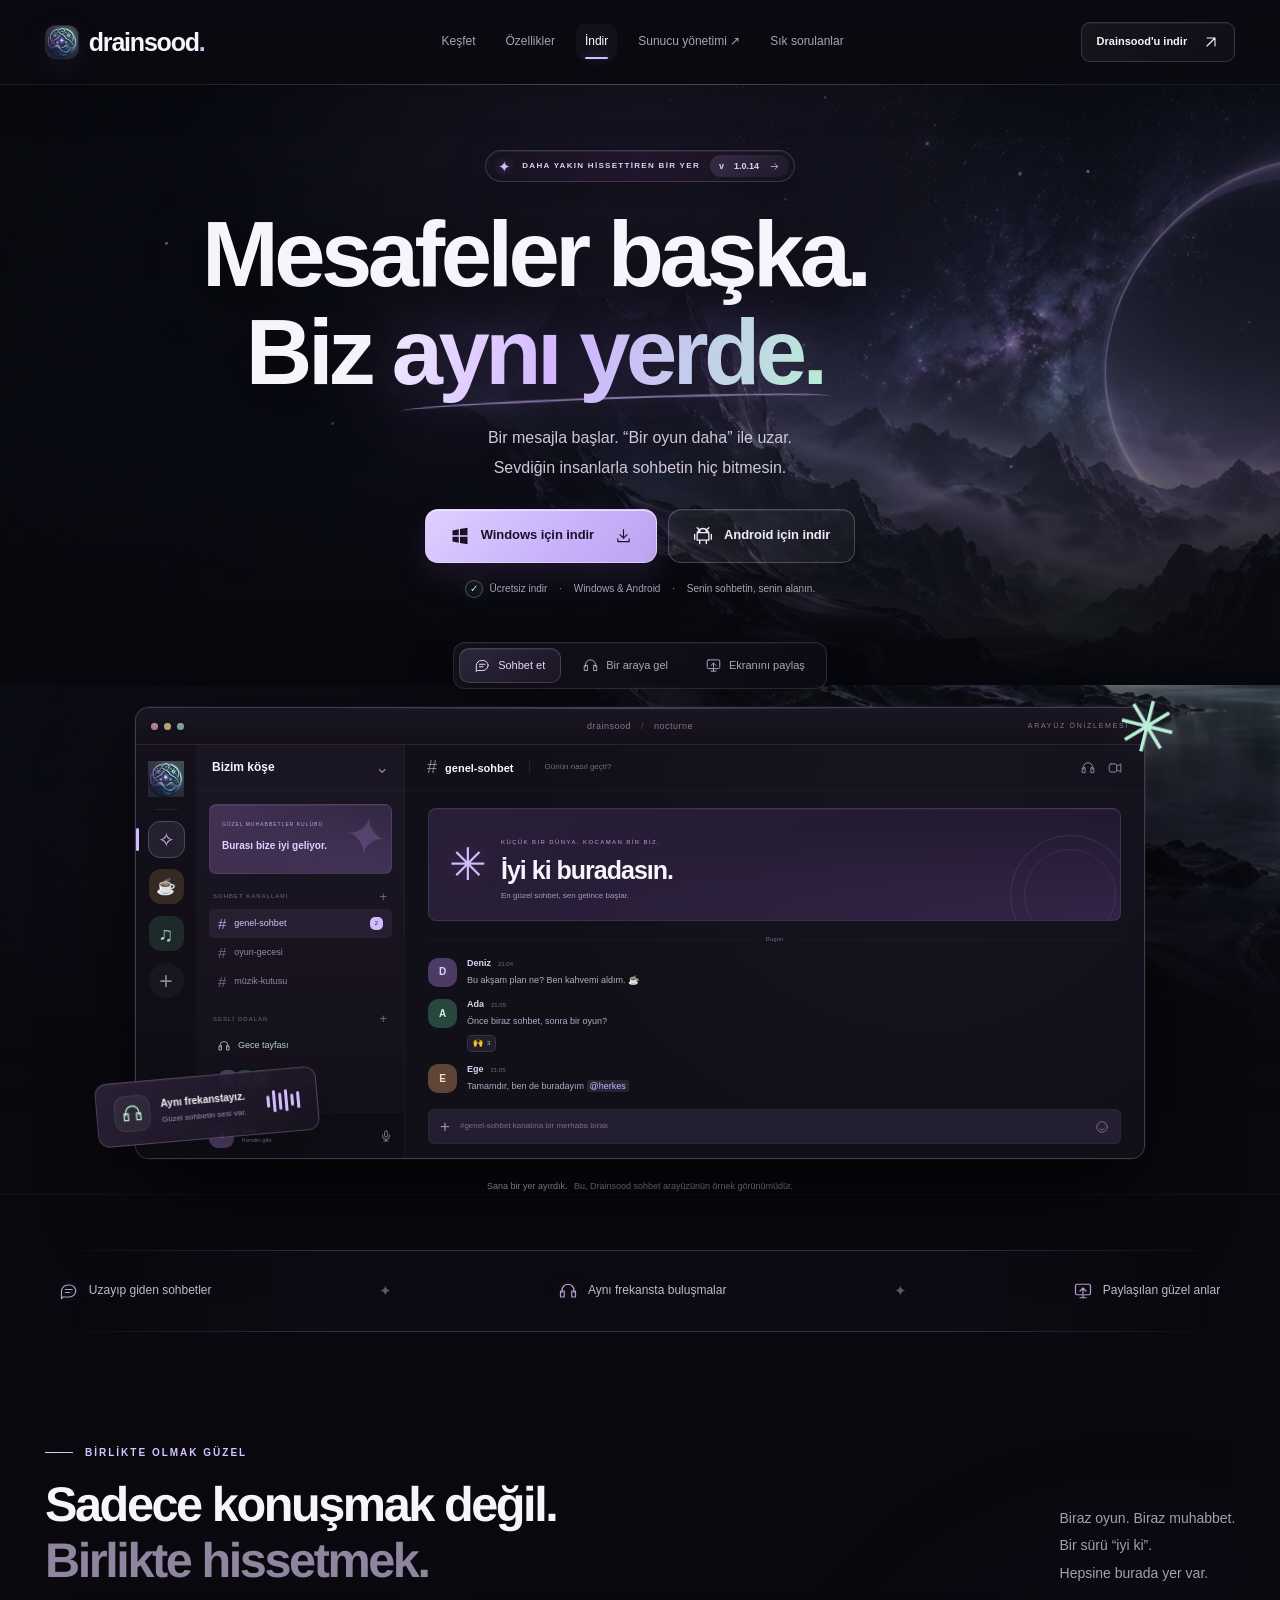
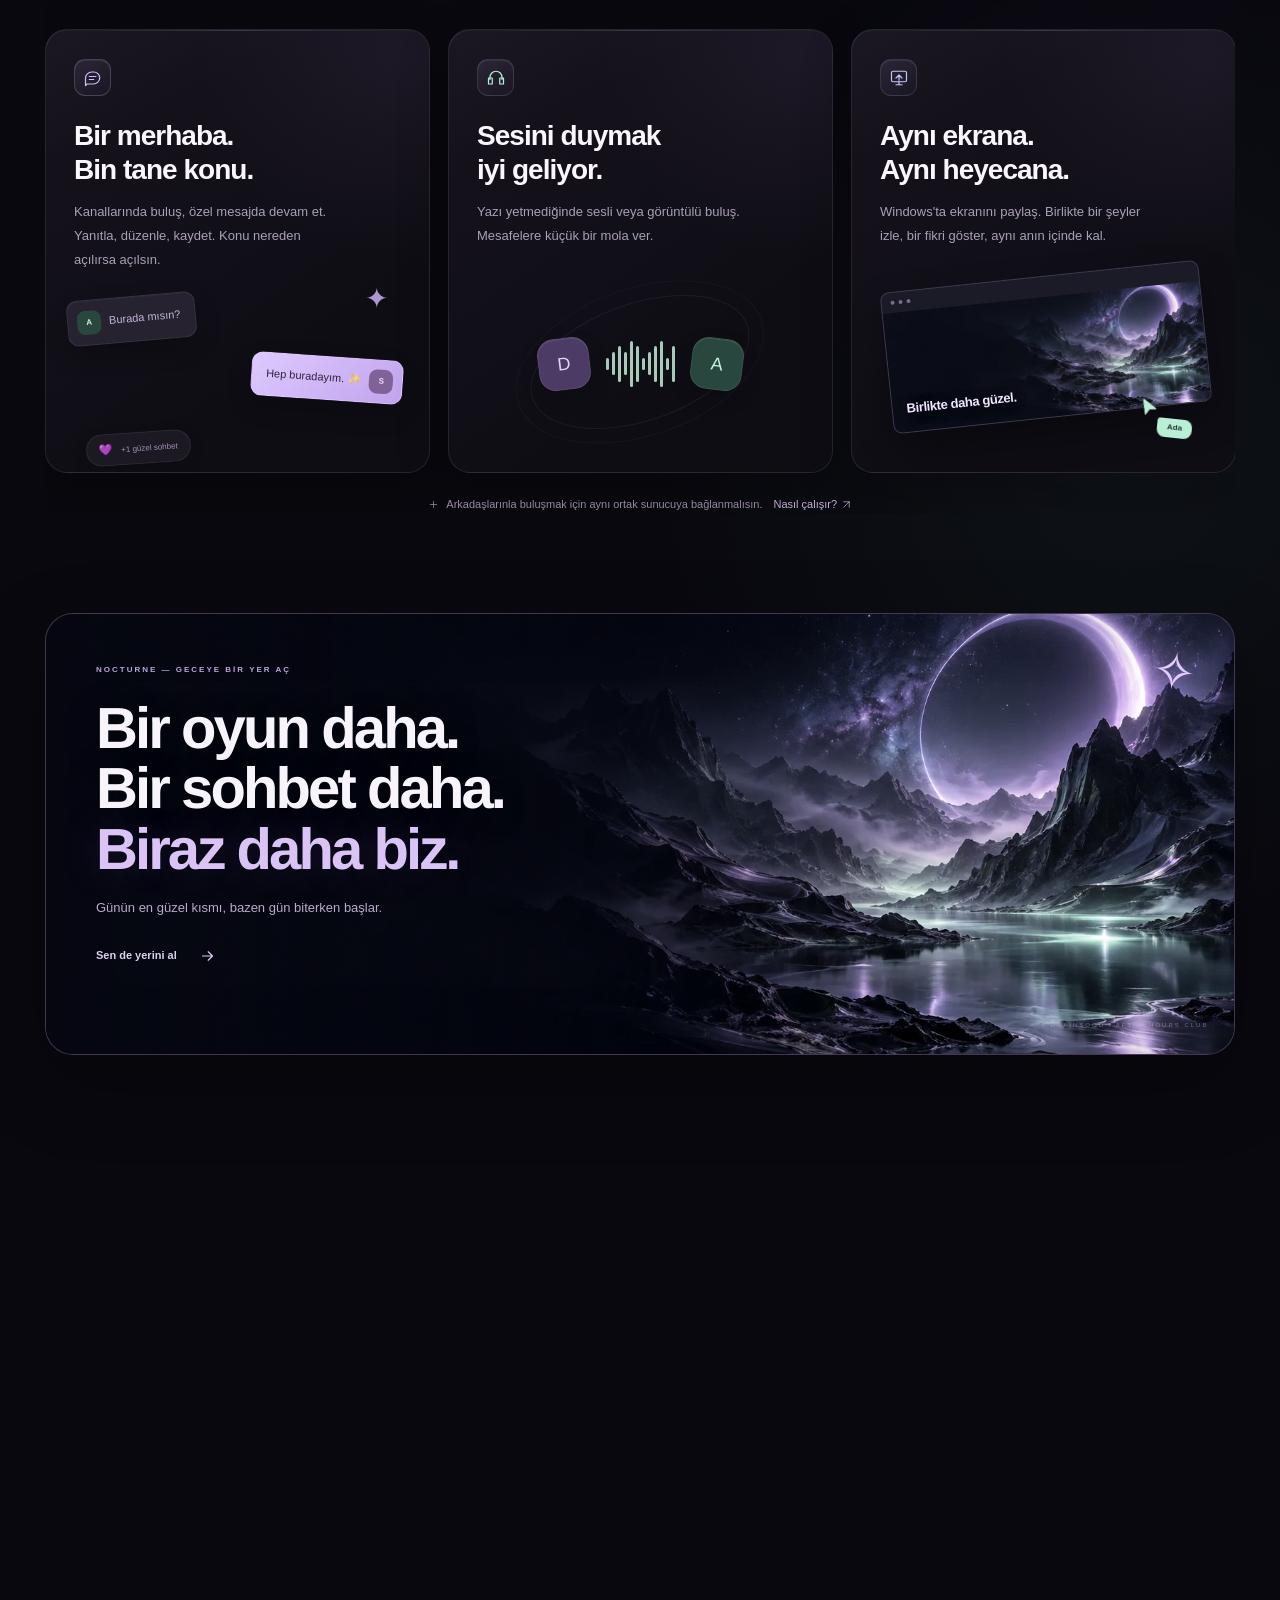
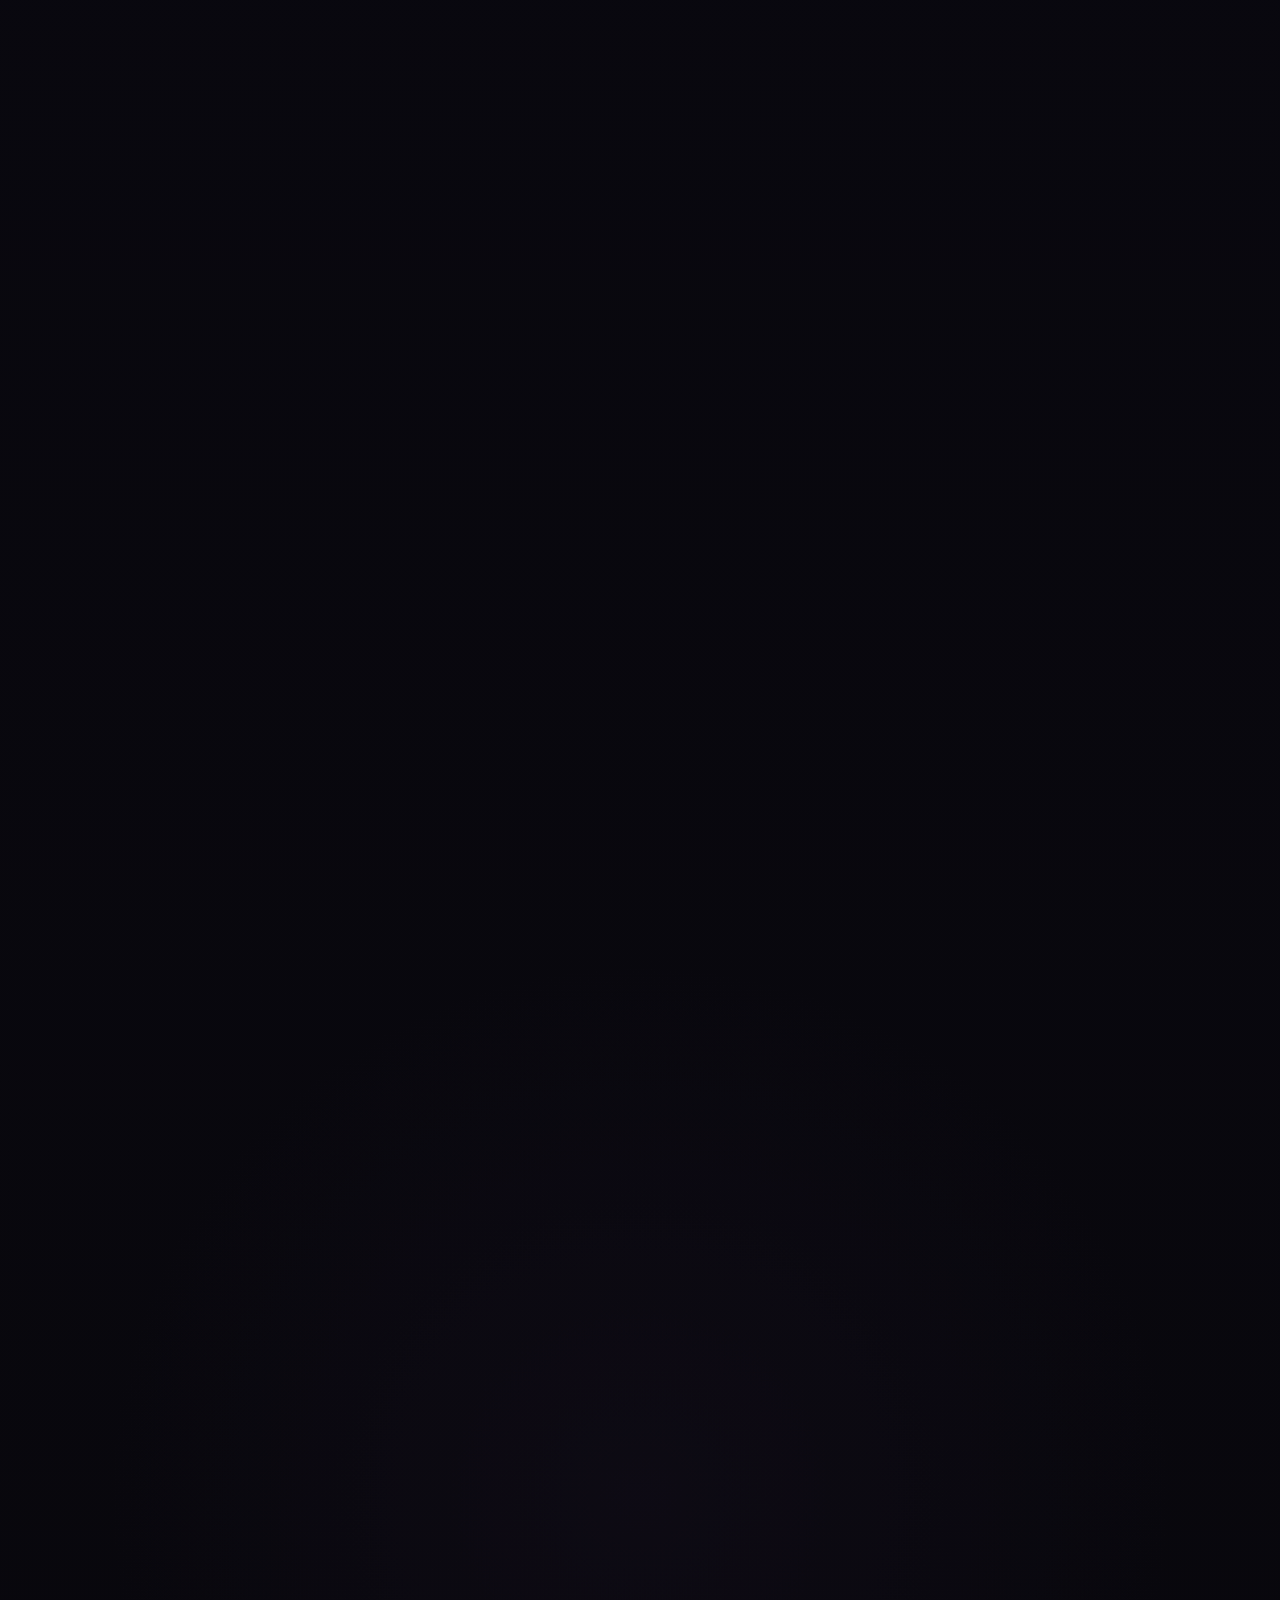
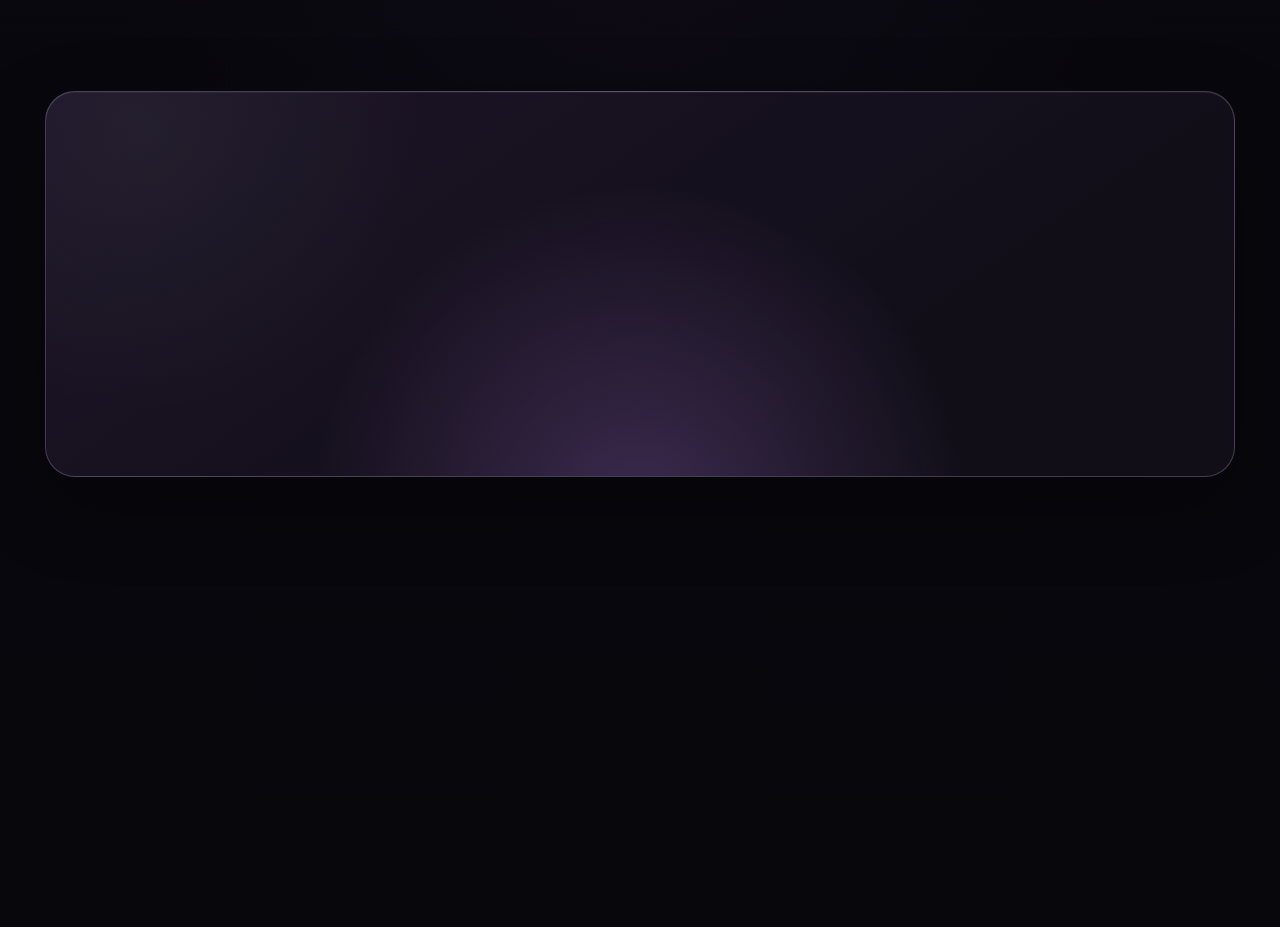
<file: index.html>
<!doctype html>
<html lang="tr">
<head>
  <meta charset="utf-8">
  <meta name="viewport" content="width=device-width, initial-scale=1">
  <meta name="theme-color" content="#0a0b10">
  <meta name="description" content="Bir mesajla başlar, saatlerce sürer. Drainsood ile sohbet et, sesli ve görüntülü buluş, ekranını paylaş. Windows ve Android sürümlerini keşfet.">
  <meta name="robots" content="index, follow, max-image-preview:large">
  <meta property="og:type" content="website">
  <meta property="og:locale" content="tr_TR">
  <meta property="og:site_name" content="Drainsood">
  <meta property="og:title" content="Drainsood — Aynı yerde, birlikte.">
  <meta property="og:description" content="Arkadaşlarınla mesajlaş, konuş ve aynı yerde buluş. Windows ve Android için Drainsood'u indir.">
  <meta property="og:url" content="https://drainsood.vercel.app/">
  <meta property="og:image" content="https://drainsood.vercel.app/assets/drainsood.png">
  <meta property="og:image:width" content="256">
  <meta property="og:image:height" content="256">
  <meta property="og:image:alt" content="Drainsood logosu">
  <meta name="twitter:card" content="summary_large_image">
  <title>Drainsood — Aynı yerde, birlikte.</title>
  <link rel="canonical" href="https://drainsood.vercel.app/">
  <link rel="icon" href="assets/drainsood.png" type="image/png">
  <link rel="apple-touch-icon" href="assets/drainsood.png">
  <link rel="manifest" href="manifest.webmanifest">
  <link rel="preload" href="assets/nocturne.webp" as="image" type="image/webp" fetchpriority="high">
  <link rel="stylesheet" href="site.css">
  <script src="site.js" defer></script>
</head>
<body>
  <a class="skip-link" href="#icerik">İçeriğe geç</a>
  <svg class="icon-library" xmlns="http://www.w3.org/2000/svg" aria-hidden="true">
    <symbol id="arrow" viewBox="0 0 24 24"><path d="M5 12h14m-6-6 6 6-6 6"/></symbol>
    <symbol id="arrow-up" viewBox="0 0 24 24"><path d="M6 18 18 6M6 6h12v12"/></symbol>
    <symbol id="download" viewBox="0 0 24 24"><path d="M12 3v12m-5-5 5 5 5-5M4 16v4h16v-4"/></symbol>
    <symbol id="windows" viewBox="0 0 24 24"><path fill="currentColor" stroke="none" d="M3 5.3 10.5 4v7H3zm9-1.6L21 2v9h-9zM3 13h7.5v7L3 18.7zm9 0h9v9l-9-1.7z"/></symbol>
    <symbol id="android" viewBox="0 0 24 24"><path d="m7 4-2-2m12 2 2-2M5 10a7 7 0 0 1 14 0v7H5zm0-2h14M2 10v6m20-6v6M8 17v4m8-4v4"/><path d="M8 6h.01M16 6h.01" stroke-width="2.5"/></symbol>
    <symbol id="chat" viewBox="0 0 24 24"><path d="M21 11.5a8.5 8.5 0 0 1-8.5 8.5H4l-2 2v-9.5A8.5 8.5 0 0 1 10.5 4H13a8 8 0 0 1 8 7.5Z"/><path d="M7 10h9M7 14h6"/></symbol>
    <symbol id="headphones" viewBox="0 0 24 24"><path d="M4 14v-3a8 8 0 0 1 16 0v3M4 12H2v8h5v-8zm16 0h2v8h-5v-8z"/></symbol>
    <symbol id="mic" viewBox="0 0 24 24"><rect x="9" y="2" width="6" height="12" rx="3"/><path d="M5 10v2a7 7 0 0 0 14 0v-2m-7 9v3m-4 0h8"/></symbol>
    <symbol id="camera" viewBox="0 0 24 24"><rect x="2" y="5" width="13" height="14" rx="3"/><path d="m15 9 7-4v14l-7-4"/></symbol>
    <symbol id="screen" viewBox="0 0 24 24"><rect x="2" y="3" width="20" height="14" rx="2"/><path d="M8 21h8m-4-4v4m-4-9 4-4 4 4m-4-4v7"/></symbol>
    <symbol id="plus" viewBox="0 0 24 24"><path d="M12 5v14M5 12h14"/></symbol>
    <symbol id="check" viewBox="0 0 24 24"><path d="m5 12 4 4L19 6"/></symbol>
    <symbol id="spark" viewBox="0 0 24 24"><path d="m12 2 3 7 7 3-7 3-3 7-3-7-7-3 7-3z"/></symbol>
    <symbol id="shield" viewBox="0 0 24 24"><path d="m12 2 9 4v6c0 5-9 10-9 10S3 17 3 12V6z"/><path d="m8 11 3 3 5-5"/></symbol>
    <symbol id="copy" viewBox="0 0 24 24"><rect x="8" y="8" width="13" height="13" rx="2"/><path d="M16 8V3H3v13h5"/></symbol>
    <symbol id="menu" viewBox="0 0 24 24"><path d="M4 7h16M4 12h16M4 17h16"/></symbol>
    <symbol id="close" viewBox="0 0 24 24"><path d="m6 6 12 12M6 18 18 6"/></symbol>
    <symbol id="smile" viewBox="0 0 24 24"><circle cx="12" cy="12" r="9"/><path d="M8 9h.01M16 9h.01M8 14s1 3 4 3 4-3 4-3"/></symbol>
    <symbol id="phone" viewBox="0 0 24 24"><path d="m8 3 3 5-3 3c1 2 3 4 5 5l3-3 5 3c0 3-2 5-4 5C11 21 3 13 3 7c0-2 2-4 5-4Z"/></symbol>
  </svg>

  <header class="nav-shell">
    <div class="nav wrap">
      <a class="brand" href="#baslangic" aria-label="Drainsood ana sayfa"><img src="assets/drainsood.png" width="36" height="36" alt=""><span>drainsood<span class="brand-period">.</span></span></a>
      <nav id="navigation" class="nav-links" aria-label="Ana menü"><a href="#deneyim">Keşfet</a><a href="#ozellikler">Özellikler</a><a href="#indir">İndir</a><a href="panel/index.html">Sunucu yönetimi ↗</a><a href="#sorular">Sık sorulanlar</a></nav>
      <div class="nav-actions"><a class="nav-download" href="#indir">Drainsood'u indir <svg><use href="#arrow-up"/></svg></a><button class="nav-menu" type="button" aria-label="Menüyü aç" aria-expanded="false" aria-controls="navigation"><svg><use href="#menu"/></svg></button></div>
    </div>
  </header>

  <div class="sky-particles" aria-hidden="true"></div>

  <main id="icerik">
    <section class="hero" id="baslangic" aria-labelledby="hero-title">
      <div class="hero-landscape" aria-hidden="true"></div>
      <div class="hero-content wrap">
        <a class="release-pill" href="#indir"><span class="spark-mini">✦</span> DAHA YAKIN HİSSETTİREN BİR YER <span class="release-version">v<span data-version="windows">1.0.14</span><svg><use href="#arrow"/></svg></span></a>
        <h1 id="hero-title">Mesafeler başka.<br>Biz <span class="hero-accent">aynı yerde.</span></h1>
        <p class="hero-description">Bir mesajla başlar. “Bir oyun daha” ile uzar.<br> Sevdiğin insanlarla sohbetin hiç bitmesin.</p>
        <div class="hero-buttons"><a class="button button-lilac" data-download="windows" href="indir/Drainsood%20Setup.exe" download="Drainsood Setup.exe"><svg><use href="#windows"/></svg> Windows için indir <svg class="button-end"><use href="#download"/></svg></a><a class="button button-glass" data-download="android" href="indir/DrainsoodPhone-1.0.13.apk" download="DrainsoodPhone-1.0.13.apk"><svg><use href="#android"/></svg> Android için indir</a></div>
        <p class="hero-footnote"><span class="tiny-check">✓</span> Ücretsiz indir <span class="meta-dot">·</span> Windows & Android <span class="meta-dot">·</span> Senin sohbetin, senin alanın.</p>

        <div class="showcase" id="deneyim">
          <div class="preview-tabs" role="tablist" aria-label="Uygulama önizlemesi"><button type="button" id="preview-tab-chat" role="tab" aria-selected="true" aria-controls="preview-chat" data-preview="chat"><svg><use href="#chat"/></svg> Sohbet et</button><button type="button" id="preview-tab-call" role="tab" aria-selected="false" aria-controls="preview-call" tabindex="-1" data-preview="call"><svg><use href="#headphones"/></svg> Bir araya gel</button><button type="button" id="preview-tab-screen" role="tab" aria-selected="false" aria-controls="preview-screen" tabindex="-1" data-preview="screen"><svg><use href="#screen"/></svg> Ekranını paylaş</button></div>
          <div class="app-window">
            <div class="app-titlebar"><span class="window-controls" aria-hidden="true"><i></i><i></i><i></i></span><span>drainsood <span class="titlebar-slash">/</span> nocturne</span><span class="preview-label">ARAYÜZ ÖNİZLEMESİ</span></div>
            <div class="app-layout">
              <aside class="app-dock" aria-hidden="true"><span class="dock-logo"><img src="assets/drainsood.png" width="36" height="36" alt=""></span><span class="dock-divider"></span><span class="dock-item dock-active">✧</span><span class="dock-item dock-peach">☕</span><span class="dock-item dock-green">♫</span><span class="dock-add">+</span></aside>
              <aside class="app-sidebar" aria-hidden="true"><div class="space-title">Bizim köşe <span>⌄</span></div><div class="space-banner"><span>GÜZEL MUHABBETLER KULÜBÜ</span><strong>Burası bize iyi geliyor.</strong><span class="banner-star">✦</span></div><div class="channel-label">SOHBET KANALLARI <span>+</span></div><div class="channel selected"><span>#</span> genel-sohbet <i>2</i></div><div class="channel"><span>#</span> oyun-gecesi</div><div class="channel"><span>#</span> müzik-kutusu</div><div class="channel-label channel-label-voice">SESLİ ODALAR <span>+</span></div><div class="channel voice-channel"><svg><use href="#headphones"/></svg> Gece tayfası</div><div class="voice-members"><span class="mini-avatar avatar-lilac">D</span><span class="mini-avatar avatar-mint">A</span><span class="mini-avatar avatar-peach">E</span><span>Sen de gel.</span></div><div class="sidebar-profile"><span class="mini-avatar avatar-lilac">S</span><div><strong>Sen</strong><small>Kendin gibi.</small></div><svg><use href="#mic"/></svg></div></aside>
              <div class="app-main">
                <div class="channel-header"><span class="channel-name"><span>#</span> genel-sohbet</span><span class="channel-topic">Günün nasıl geçti?</span><span class="header-icons" aria-hidden="true"><svg><use href="#headphones"/></svg><svg><use href="#camera"/></svg></span></div>
                <div class="preview-panel" role="tabpanel" id="preview-chat" aria-labelledby="preview-tab-chat"><div class="chat-welcome"><span class="welcome-symbol">✳</span><div><small>KÜÇÜK BİR DÜNYA. KOCAMAN BİR BİZ.</small><h2>İyi ki buradasın.</h2><p>En güzel sohbet, sen gelince başlar.</p></div><span class="welcome-orbit" aria-hidden="true"></span></div><div class="chat-date"><span>Bugün</span></div><div class="message"><span class="message-avatar avatar-lilac">D</span><div><div class="message-meta"><strong>Deniz</strong><time>21:04</time></div><p>Bu akşam plan ne? Ben kahvemi aldım. ☕</p></div></div><div class="message"><span class="message-avatar avatar-mint">A</span><div><div class="message-meta"><strong>Ada</strong><time>21:05</time></div><p>Önce biraz sohbet, sonra bir oyun?</p><span class="reaction">🙌 <span>3</span></span></div></div><div class="message message-last"><span class="message-avatar avatar-peach">E</span><div><div class="message-meta"><strong>Ege</strong><time>21:05</time></div><p>Tamamdır, ben de buradayım <span class="mention">@herkes</span></p></div></div><div class="mock-composer" aria-hidden="true"><span class="composer-plus">+</span><span>#genel-sohbet kanalına bir merhaba bırak</span><svg><use href="#smile"/></svg></div></div>
                <div class="preview-panel call-panel" role="tabpanel" id="preview-call" aria-labelledby="preview-tab-call" hidden><div class="call-heading"><span class="eyebrow">GECE TAYFASI</span><h2>Bir ses kadar yakın.</h2><p>Aynı odadaymışsınız gibi, konuştukça yakınlaşın.</p></div><div class="call-grid"><div class="call-person person-deniz"><span class="call-avatar">D</span><span class="call-person-name">Deniz <svg><use href="#mic"/></svg></span><span class="person-ring"></span></div><div class="call-person person-ada"><span class="call-avatar">A</span><span class="call-person-name">Ada <svg><use href="#mic"/></svg></span></div><div class="call-person person-ege"><span class="call-avatar">E</span><span class="call-person-name">Ege <svg><use href="#mic"/></svg></span></div></div><div class="call-controls" aria-hidden="true"><span><svg><use href="#mic"/></svg></span><span><svg><use href="#camera"/></svg></span><span><svg><use href="#screen"/></svg></span><span class="hangup"><svg><use href="#phone"/></svg></span></div><span class="demo-note">Görüşme ekranından bir örnek · canlı arama değildir</span></div>
                <div class="preview-panel screen-panel" role="tabpanel" id="preview-screen" aria-labelledby="preview-tab-screen" hidden><div class="shared-stage"><div class="shared-bar"><span class="share-dot"></span> Deniz'in ekranı <span class="shared-badge">EKRAN PAYLAŞIMI</span></div><div class="shared-landscape"><span class="shared-crosshair" aria-hidden="true">+</span><div><span class="eyebrow">AYNI MACERANIN İÇİNDE</span><h2>Bak, tam şurada.</h2><p>Göstermek, anlatmaktan güzelse.</p></div></div><div class="shared-bottom"><span class="mini-avatar avatar-lilac">D</span><span class="mini-avatar avatar-mint">A</span><span class="mini-avatar avatar-peach">E</span><span>Birlikte izle. Birlikte keşfet.</span><svg><use href="#screen"/></svg></div></div><span class="demo-note">Windows ekran paylaşımı görünümünden bir örnek</span></div>
              </div>
            </div>
          </div>
          <div class="together-badge" aria-hidden="true"><span class="badge-icon"><svg><use href="#headphones"/></svg></span><div><strong>Aynı frekanstayız.</strong><span>Güzel sohbetin sesi var.</span></div><span class="equalizer"><i></i><i></i><i></i><i></i><i></i><i></i></span></div><span class="orbit-sticker" aria-hidden="true">✳</span><p class="preview-caption">Sana bir yer ayırdık. <span id="preview-caption">Bu, Drainsood sohbet arayüzünün örnek görünümüdür.</span></p>
        </div>
      </div>
    </section>

    <div class="feature-ribbon wrap" aria-label="Drainsood özellikleri"><span><svg><use href="#chat"/></svg> Uzayıp giden sohbetler</span><span class="ribbon-spark" aria-hidden="true">✦</span><span><svg><use href="#headphones"/></svg> Aynı frekansta buluşmalar</span><span class="ribbon-spark" aria-hidden="true">✦</span><span><svg><use href="#screen"/></svg> Paylaşılan güzel anlar</span></div>
    <section class="section features-section wrap" id="ozellikler" aria-labelledby="features-title"><div class="section-heading"><div><span class="eyebrow"><span class="eyebrow-line"></span> BİRLİKTE OLMAK GÜZEL</span><h2 id="features-title">Sadece konuşmak değil.<br><span class="text-muted">Birlikte hissetmek.</span></h2></div><p>Biraz oyun. Biraz muhabbet.<br> Bir sürü “iyi ki”.<br> Hepsine burada yer var.</p></div><div class="feature-grid"><article class="feature-card feature-chat"><div class="feature-copy"><span class="feature-icon"><svg><use href="#chat"/></svg></span><h3>Bir merhaba.<br>Bin tane konu.</h3><p>Kanallarında buluş, özel mesajda devam et. Yanıtla, düzenle, kaydet. Konu nereden açılırsa açılsın.</p></div><div class="bubble-scene" aria-hidden="true"><span class="bubble bubble-one"><span class="mini-avatar avatar-mint">A</span> Burada mısın?</span><span class="bubble bubble-two">Hep buradayım. ✨ <span class="mini-avatar avatar-lilac">S</span></span><span class="bubble-reaction">💜 <span>+1 güzel sohbet</span></span><span class="bubble-star">✦</span></div></article><article class="feature-card feature-voice"><div class="feature-copy"><span class="feature-icon"><svg><use href="#headphones"/></svg></span><h3>Sesini duymak<br>iyi geliyor.</h3><p>Yazı yetmediğinde sesli veya görüntülü buluş. Mesafelere küçük bir mola ver.</p></div><div class="voice-scene" aria-hidden="true"><span class="voice-orbit"></span><span class="voice-avatar avatar-lilac">D</span><div class="voice-wave"><i></i><i></i><i></i><i></i><i></i><i></i><i></i><i></i><i></i><i></i><i></i><i></i></div><span class="voice-avatar avatar-mint">A</span></div></article><article class="feature-card feature-screen"><div class="feature-copy"><span class="feature-icon"><svg><use href="#screen"/></svg></span><h3>Aynı ekrana.<br>Aynı heyecana.</h3><p>Windows'ta ekranını paylaş. Birlikte bir şeyler izle, bir fikri göster, aynı anın içinde kal.</p></div><div class="screen-scene" aria-hidden="true"><div class="mini-screen"><span class="mini-screen-top"><i></i><i></i><i></i></span><div class="mini-screen-art"><span>Birlikte daha güzel.</span></div></div><span class="screen-cursor"><svg viewBox="0 0 24 24"><path d="m4 3 16 10-8 1-4 7z" fill="currentColor"/></svg><span>Ada</span></span></div></article></div><p class="feature-disclaimer"><svg><use href="#plus"/></svg> Arkadaşlarınla buluşmak için aynı ortak sunucuya bağlanmalısın. <a href="#baglanti-help" data-open-faq="baglanti-help">Nasıl çalışır? <svg><use href="#arrow-up"/></svg></a></p></section>

    <section class="night-section wrap" aria-labelledby="night-title"><div class="night-art" aria-hidden="true"></div><div class="night-content"><span class="eyebrow">NOCTURNE — GECEYE BİR YER AÇ</span><h2 id="night-title">Bir oyun daha.<br>Bir sohbet daha.<br><span>Biraz daha biz.</span></h2><p>Günün en güzel kısmı, bazen gün biterken başlar.</p><a class="text-link" href="#indir">Sen de yerini al <svg><use href="#arrow"/></svg></a></div><span class="night-coordinate" aria-hidden="true">DRAINSOOD / AFTER HOURS CLUB</span><span class="night-star" aria-hidden="true">✧</span></section>

    <section class="section downloads-section wrap" id="indir" aria-labelledby="download-title"><div class="section-heading"><div><span class="eyebrow"><span class="eyebrow-line"></span> SOHBET SANA GELSİN</span><h2 id="download-title">Sen nerede,<br><span class="text-muted">Drainsood orada.</span></h2></div><div class="download-heading-right"><p>Büyük ekranda ya da cebinde.<br> Kendine uygun sürümü seç.</p><span class="version-label">NOCTURNE <span data-version="windows">1.0.14</span> <span class="version-line"></span> WINDOWS + ANDROID</span></div></div><div class="downloads">
      <article class="download-card download-windows" id="download-windows" aria-labelledby="windows-title"><div class="download-card-heading"><span class="download-os-icon"><svg><use href="#windows"/></svg></span><span class="download-tag">MASAÜSTÜNDE KENDİ ALANIN</span></div><h3 id="windows-title">Windows.</h3><p>Bir pencere aç.<br> Güzel sohbetler içeri girsin.</p><div class="desktop-illustration" aria-hidden="true"><div class="desktop-illustration-window"><div class="illustration-toolbar"><span>✦ drainsood</span><span>— &nbsp; □ &nbsp; ×</span></div><div class="illustration-body"><div class="illustration-sidebar"><i></i><i></i><i></i><i></i></div><div class="illustration-content"><span>İyi ki buradasın.</span><i></i><i></i><i></i><div class="illustration-composer"></div></div></div></div><span class="desktop-spark">✳</span></div><div class="download-specs"><span>Windows 10 / 11</span><span>64 bit</span><span>v<span data-version="windows">1.0.14</span></span></div><a class="button button-dark" data-download="windows" href="indir/Drainsood%20Setup.exe" download="Drainsood Setup.exe">Windows için indir <svg><use href="#download"/></svg></a><div class="download-file"><span>EXE kurulumu <span aria-hidden="true">·</span> <span data-size="windows">26 MB</span></span><button class="checksum" type="button" data-checksum="windows" hidden>SHA256 <svg><use href="#shield"/></svg></button></div></article>
      <article class="download-card download-android" id="download-android" aria-labelledby="android-title"><div class="download-card-heading"><span class="download-os-icon"><svg><use href="#android"/></svg></span><span class="download-tag">GÜZEL MUHABBET CEBİNDE</span></div><h3 id="android-title">Android.</h3><p>Yanına kahveni al.<br> Sohbetini de.</p><div class="phone-illustration" aria-hidden="true"><span class="phone-orbit"></span><div class="phone-frame"><div class="phone-island"></div><div class="phone-topline"><span>9:41</span><span>▮▮▮ ▰</span></div><div class="phone-app-header"><img src="assets/drainsood.png" width="18" height="18" alt=""> drainsood <span>+</span></div><div class="phone-space"><span>✳</span><strong>Senin insanların.<br>Senin alanın.</strong></div><span class="phone-section-label">SOHBETLERİN</span><div class="phone-chat"><span class="mini-avatar avatar-lilac">D</span><div><strong>Deniz</strong><span>Bu akşam burada mısın?</span></div><i>1</i></div><div class="phone-chat"><span class="mini-avatar avatar-mint">A</span><div><strong>Ada</strong><span>Bir şey göstereceğim ✨</span></div></div><div class="phone-bottom-nav"><svg><use href="#chat"/></svg><svg><use href="#headphones"/></svg><span class="mini-avatar avatar-peach">S</span></div></div><span class="phone-sticker">her zaman<br><em>bir merhaba.</em> <span>↗</span></span></div><div class="download-specs"><span>Android 8.0+</span><span>64 bit ARM / x86</span><span>v<span data-version="android">1.0.13</span></span></div><a class="button button-lilac" data-download="android" href="indir/DrainsoodPhone-1.0.13.apk" download="DrainsoodPhone-1.0.13.apk">Android APK'yi indir <svg><use href="#download"/></svg></a><div class="download-file"><span>APK dosyası <span aria-hidden="true">·</span> <span data-size="android">27 MB</span></span><button class="checksum" type="button" data-checksum="android" hidden>SHA256 <svg><use href="#shield"/></svg></button></div></article>
      </div><div class="download-note"><svg><use href="#shield"/></svg><p>Doğrudan Drainsood kurulum dosyaları. Android sürümü APK olarak sunulur. <a href="#iphone-help" data-open-faq="iphone-help">iPhone kullanıyorum <svg><use href="#arrow-up"/></svg></a></p></div><div class="service-notice"><span class="notice-dot"></span><p id="service-status">Ortak Drainsood hizmeti hazır. Hesabını aç, arkadaşını kullanıcı adıyla ekle ve sohbet etmeye başla.</p><a href="#baglanti-help" data-open-faq="baglanti-help">Bağlantı rehberi <svg><use href="#arrow"/></svg></a></div></section>

    <section class="section installation wrap" id="kurulum" aria-labelledby="install-title"><div class="install-intro"><span class="eyebrow"><span class="eyebrow-line"></span> İLK MERHABAYA ÜÇ ADIM</span><h2 id="install-title">Yerini almak<br><span class="text-muted">bu kadar kolay.</span></h2><div class="guide-tabs" role="tablist" aria-label="Kurulum platformu"><button type="button" role="tab" id="guide-tab-windows" aria-selected="true" aria-controls="guide-windows" data-guide="windows"><svg><use href="#windows"/></svg> Windows</button><button type="button" role="tab" id="guide-tab-android" aria-selected="false" aria-controls="guide-android" data-guide="android" tabindex="-1"><svg><use href="#android"/></svg> Android</button></div></div><div class="guide-content"><ol class="steps" id="guide-windows" role="tabpanel" aria-labelledby="guide-tab-windows"><li><span class="step-number">01</span><div><h3>İndir.</h3><p>Windows kurulum dosyasını bilgisayarına kaydet.</p></div><svg><use href="#download"/></svg></li><li><span class="step-number">02</span><div><h3>Yerleş.</h3><p><code>Drainsood Setup.exe</code> dosyasını açıp kurulumu tamamla.</p></div><svg><use href="#windows"/></svg></li><li><span class="step-number">03</span><div><h3>Bir merhaba bırak.</h3><p>Ortak sunucunu seç ve hesabına giriş yap. Arkadaşını kullanıcı adıyla ekle; isteği kabul edilince sohbet başlasın.</p></div><svg><use href="#chat"/></svg></li></ol><ol class="steps" id="guide-android" role="tabpanel" aria-labelledby="guide-tab-android" hidden><li><span class="step-number">01</span><div><h3>Cebine indir.</h3><p>Android APK dosyasını Android 8.0 veya üzeri, 64 bit telefonuna kaydet.</p></div><svg><use href="#download"/></svg></li><li><span class="step-number">02</span><div><h3>Uygulamayı kur.</h3><p>APK'yi açıp Android'in kurulum adımlarını tamamla. Mevcut Drainsood'un üzerine kurabilirsin.</p></div><svg><use href="#android"/></svg></li><li><span class="step-number">03</span><div><h3>Aynı yerde buluş.</h3><p>Arkadaşınla aynı ortak sunucuyu seç. Hesabına giriş yap, kullanıcı adıyla arkadaş isteği gönder.</p></div><svg><use href="#chat"/></svg></li></ol></div></section>

    <section class="section faq wrap" id="sorular" aria-labelledby="faq-title"><div class="faq-intro"><span class="eyebrow"><span class="eyebrow-line"></span> AKLINDA KALMASIN</span><h2 id="faq-title">Küçük sorular.<br><span class="text-muted">Net cevaplar.</span></h2><p>İlk merhabadan önce bilmek isteyebileceklerin.</p><a class="text-link" href="#kurulum">Kurulum rehberine bak <svg><use href="#arrow-up"/></svg></a></div><div class="faq-list"><details><summary>Drainsood'u indirmek ücretsiz mi?<span class="faq-plus" aria-hidden="true">+</span></summary><div class="faq-answer"><p>Evet. Bu sayfadaki Windows ve Android uygulamalarını ücretsiz indirebilirsin. Kendi ortak sunucunu barındırmanın maliyeti seçtiğin hizmete bağlıdır.</p></div></details><details><summary>Kendi sunucumu oluşturabilir miyim?<span class="faq-plus" aria-hidden="true">+</span></summary><div class="faq-answer"><p>Evet. Sunucu yönetimi sayfasından hesabınla giriş yapıp yeni sunucu oluştur. Kullanılmayan benzersiz bir DS adresi alırsın; uygulamada Sunucuya katıl alanına bu adresi veya tam bağlantıyı girersin. Sunucu adı, katılım izinleri ve kanallar webden yönetilir. Bu adres gerçek bir internet IP’si değildir. Yerel kullanımda iki cihaz da aynı PC hizmetine bağlı olmalıdır.</p><p>Arkadaşın Davetle katıl bölümüne sunucu adresini de içeren tam davet bağlantısını yapıştırabilir. Aynı Wi-Fi ağında Windows uygulamasının davet penceresinden ev ağı paylaşımını açabilirsin. İnternetten erişim için erişilebilir ortak hizmet gerekir.</p></div></details><details id="baglanti-help"><summary>Arkadaşımla nasıl konuşabilirim?<span class="faq-plus" aria-hidden="true">+</span></summary><div class="faq-answer"><p>İkiniz de aynı ortak Drainsood sunucusuna bağlanıp ayrı hesaplar oluşturmalısınız. Ardından arkadaşının kullanıcı adını yazıp istek gönder; kabul edildiğinde mesajlaşabilirsiniz.</p><p>Ortak HTTPS hizmeti hazır. İkiniz de aynı Drainsood hizmetinde hesap açıp arkadaşlık isteğini kabul ettiğinizde telefon ve bilgisayardan mesajlaşabilirsiniz. Aramalar için mikrofon ve kamera izinlerini vermeniz gerekir.</p></div></details><details><summary>Telefon ve bilgisayarda aynı hesabı kullanabilir miyim?<span class="faq-plus" aria-hidden="true">+</span></summary><div class="faq-answer"><p>Evet. Telefon ve bilgisayarda ortak Drainsood hizmetini seçip aynı kullanıcı adı ve şifreyle giriş yaptığında hesabın, arkadaşların ve mesajların birlikte görünür.</p></div></details><details><summary>Sesli arama, kamera ve ekran paylaşımı var mı?<span class="faq-plus" aria-hidden="true">+</span></summary><div class="faq-answer"><p>Uygulamada sesli ve görüntülü görüşme ile Windows ekran paylaşımı bulunur. Görüşmeler için ortak sunucu, uygun ağ bağlantısı ve mikrofon/kamera izinleri gerekir. Telefonda güvenilen HTTPS kullanılmalıdır; Android'in kendi ekranını paylaşması her WebView sürümünde desteklenmez.</p><p>Gecikme ve akıcılık bağlantına ve cihazına bağlıdır. Uygulama kapalıyken arama bildirimi bu sürümde desteklenmez.</p></div></details><details><summary>Önceden indirdim. Nasıl güncellerim?<span class="faq-plus" aria-hidden="true">+</span></summary><div class="faq-answer"><p>Güncelleme desteği 1.0.3 ile başlıyor. Daha eski sürüm kullanıyorsan bu sürümü bir kez indirip mevcut uygulamanın üzerine kur. Güncelleme yayını yapılandırıldığında sonraki sürümler uygulama içinden denetlenir. Android yükleme için sistem onayı ister.</p></div></details><details id="iphone-help"><summary>iPhone için uygulama var mı?<span class="faq-plus" aria-hidden="true">+</span></summary><div class="faq-answer"><p>Şu anda iPhone için indirilebilir IPA paketi yok. Erişilebilir ortak Drainsood sunucusunun HTTPS adresini Safari'de açıp Paylaş → Ana Ekrana Ekle seçeneğini kullanabilirsin. Android APK dosyası iPhone'a kurulamaz.</p></div></details></div></section>

    <section class="final-cta wrap" aria-labelledby="final-title"><span class="cta-spark" aria-hidden="true">✳</span><span class="eyebrow">İNSANLARIN. SOHBETİN. SENİN ALANIN.</span><h2 id="final-title">Bir yerin var.<br><span>Bir merhaban eksik.</span></h2><a class="button button-lilac" href="#indir">Drainsood'u keşfet <svg><use href="#arrow"/></svg></a><span class="cta-orbit" aria-hidden="true"></span></section>
  </main>

  <footer class="footer wrap"><div class="footer-top"><a class="brand" href="#baslangic"><img src="assets/drainsood.png" width="32" height="32" alt=""><span>drainsood<span class="brand-period">.</span></span></a><p>Mesafeler başka. Biz aynı yerde.</p><div class="footer-links"><a href="#indir">İndir</a><a href="#kurulum">Kurulum</a><a href="#sorular">Sorular</a><a class="back-to-top" href="#baslangic" aria-label="Başa dön"><svg><use href="#arrow-up"/></svg></a></div></div><div class="footer-wordmark" aria-hidden="true">drainsood<span>✳</span></div><div class="footer-bottom"><span>© 2026 Drainsood</span><span>GÜZEL SOHBETLERE, BİRLİKTE.</span><span>NOCTURNE EDITION <i></i></span></div></footer>
  <div class="toast" id="toast" role="status" aria-live="polite"></div>
  <dialog id="checksum-dialog" aria-labelledby="checksum-title" aria-describedby="checksum-description"><div class="dialog-heading"><span class="eyebrow">DOSYA DOĞRULAMA</span><button type="button" class="dialog-close" id="close-dialog" aria-label="Pencereyi kapat"><svg><use href="#close"/></svg></button></div><h2 id="checksum-title">İndirdiğin dosyayı doğrula.</h2><p id="checksum-file"></p><code class="hash-value" id="hash-value"></code><p id="checksum-description">İndirdiğin dosyanın SHA256 özeti bu değerle eşleşmelidir.</p><button type="button" class="button button-lilac" id="copy-hash"><svg><use href="#copy"/></svg> Özeti kopyala</button></dialog>
</body>
</html>
</file>
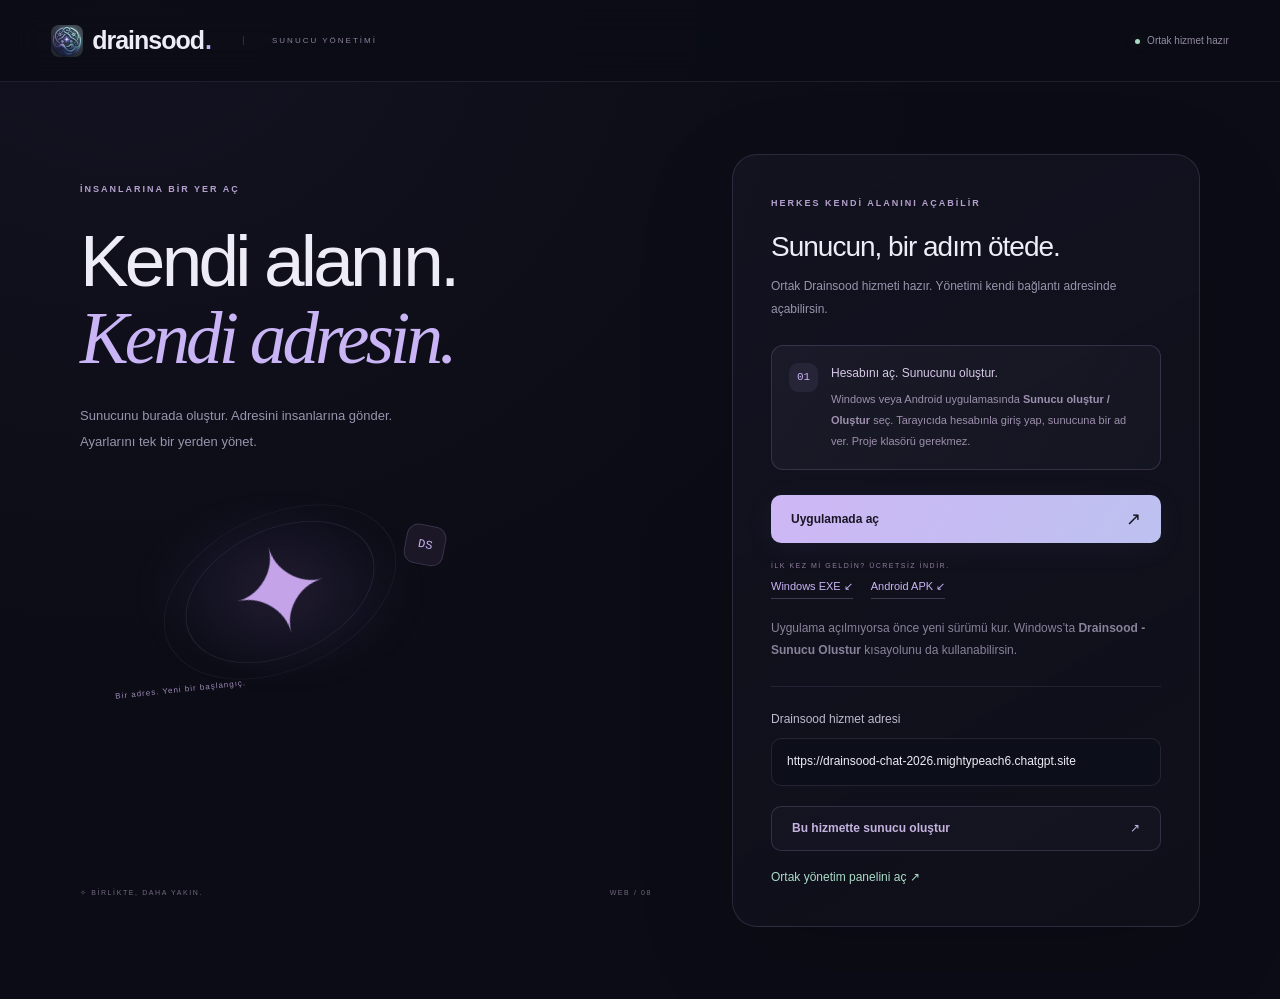
<file: panel/index.html>
<!doctype html>
<html lang="tr">
<head>
  <meta charset="utf-8"><meta name="viewport" content="width=device-width, initial-scale=1">
  <meta name="theme-color" content="#0b0c15"><meta name="description" content="Drainsood sunucunu webden oluştur, adresini paylaş ve ayarlarını yönet.">
  <title>Sunucuların · Drainsood</title>
  <link rel="icon" href="./logo.png"><link rel="stylesheet" href="./panel.css"><script src="./panel.js" defer></script>
</head>
<body>
 <a class="skip-link" href="#workspace">İçeriğe geç</a>
 <header class="topbar"><a class="brand" href="../index.html" aria-label="Drainsood ana sayfa"><img src="./logo.png" width="32" height="32" alt="">drainsood<span>.</span></a><span class="product-label">SUNUCU YÖNETİMİ</span><div class="topbar-actions"><span id="connection-state" class="connection-state">Bağlantı kontrol ediliyor</span><button id="signout" class="quiet" hidden>Çıkış yap ↗</button></div></header>
 <main id="workspace">
  <section id="gateway" class="gateway">
   <div class="gateway-intro"><span class="eyebrow">İNSANLARINA BİR YER AÇ</span><h1>Kendi alanın.<br><em>Kendi adresin.</em></h1><p>Sunucunu burada oluştur. Adresini insanlarına gönder.<br>Ayarlarını tek bir yerden yönet.</p><div class="orbital" aria-hidden="true"><div class="orbital-ring"></div><span>✦</span><i>DS</i><b>Bir adres. Yeni bir başlangıç.</b></div><div class="gateway-foot"><span>✧ BİRLİKTE, DAHA YAKIN.</span><span>WEB / 08</span></div></div>
   <div class="gateway-card"><div id="gateway-loading"><span class="eyebrow">ALANIN HAZIRLANIYOR</span><h2>Bir bağlantı kuralım.</h2><p>Çalışan Drainsood hizmeti kontrol ediliyor…</p><div class="loading-line"></div></div>
    <div id="service-setup" hidden>
     <span class="eyebrow">HERKES KENDİ ALANINI AÇABİLİR</span><h2>Sunucun, bir adım ötede.</h2>
     <p id="setup-message">Drainsood’u kur. Uygulamadaki <b>Sunucu oluştur</b> düğmesi seni çalışan web paneline götürür.</p>
     <div id="local-start-guide" class="local-start-guide"><span class="start-step">01</span><div><strong>Hesabını aç. Sunucunu oluştur.</strong><p>Windows veya Android uygulamasında <b>Sunucu oluştur / Oluştur</b> seç. Tarayıcıda hesabınla giriş yap, sunucuna bir ad ver. Proje klasörü gerekmez.</p></div></div>
     <a id="open-installed-app" class="primary app-handoff" href="drainsood://panel">Uygulamada aç <span>↗</span></a>
     <div class="panel-downloads"><span>İLK KEZ Mİ GELDİN? ÜCRETSİZ İNDİR.</span><a id="panel-download-windows" href="../indir/Drainsood%20Setup.exe" download>Windows EXE ↙</a><a id="panel-download-android" href="../indir/DrainsoodPhone-1.0.13.apk" download>Android APK ↙</a></div>
     <p class="small-note">Uygulama açılmıyorsa önce yeni sürümü kur. Windows’ta <b>Drainsood - Sunucu Olustur</b> kısayolunu da kullanabilirsin.</p>
     <form id="service-form"><label>Drainsood hizmet adresi<input name="server" type="url" required value="https://drainsood-chat-2026.mightypeach6.chatgpt.site" placeholder="https://drainsood-chat-2026.mightypeach6.chatgpt.site" autocomplete="url"></label><p class="form-error" role="alert"></p><button class="secondary" type="submit">Bu hizmette sunucu oluştur <span>↗</span></button></form>
     <p id="hosting-status" class="small-note">Ortak Drainsood hizmeti hazır. Bağlantıyı açıp hesabınla giriş yaparak kendi sunucunu oluşturabilirsin.</p>
     <a id="service-link" class="service-link" hidden>Ortak yönetim panelini aç ↗</a>
    </div>
    <div id="auth" hidden><span class="eyebrow">KENDİ SUNUCUNU OLUŞTUR</span><h2 id="auth-title">Tekrar hoş geldin.</h2><p>Uygulamada bu bağlantı adresinde kullandığın hesabınla giriş yap.</p><div class="auth-tabs"><button id="login-tab" class="active" type="button">Giriş yap</button><button id="register-tab" type="button">Hesap oluştur</button></div><form id="auth-form"><label id="display-field" hidden>Görünen ad<input name="display_name" maxlength="32" autocomplete="nickname"></label><label>Kullanıcı adı<input name="username" required minlength="3" maxlength="24" pattern="[a-z0-9_]{3,24}" autocomplete="username" placeholder="kullanici_adi"></label><label>Şifre<input name="password" type="password" required minlength="8" maxlength="128" autocomplete="current-password" placeholder="En az 8 karakter"></label><p class="form-error" role="alert"></p><button class="primary" id="auth-submit" type="submit">Giriş yap <span>↗</span></button></form><p class="small-note">İki cihazda da aynı hizmeti seç; sunucuların birlikte görünsün.</p></div>
   </div>
  </section>
  <section id="dashboard" class="dashboard" hidden>
   <aside class="sidebar"><div class="account-card"><span class="account-avatar" id="account-letter">D</span><div><strong id="account-name"></strong><small id="account-username"></small></div><span class="account-online"></span></div><div class="sidebar-heading"><span>SUNUCULARIN</span><span id="server-count">0</span></div><button id="new-server" class="new-server">＋ Yeni sunucu oluştur <span>↗</span></button><label class="filter-label"><span class="visually-hidden">Yüklenen sunucularında ara</span><input id="server-filter" type="search" placeholder="Sunucularında ara…"></label><nav id="server-list" class="server-list" aria-label="Yönettiğin sunucular"></nav><button id="more-servers" class="quiet" hidden>Daha fazla göster</button><div class="sidebar-bottom"><span class="eyebrow">BAĞLI OLDUĞUN HİZMET</span><code id="service-origin"></code><button id="network-open" class="quiet">Ev ağı bağlantısı ↗</button><a class="quiet" href="/phone/">Sohbete dön ↗</a></div></aside>
   <div class="main-column"><div class="workspace-top"><span class="eyebrow">DRAINSOOD / KONTROL ALANI</span><span id="workspace-mode">SUNUCULARIN</span></div><div id="panel-content"></div><footer class="workspace-footer"><span>Birlikte olmanın güzel bir yeri.</span><span>✦</span></footer></div>
  </section>
 </main>
 <div id="toast" class="toast" role="status" aria-live="polite"></div>
</body>
</html>
</file>
<file: site.css>
@charset "UTF-8";
:root {
  color-scheme: dark;
  --bg:#0a0b10;
  --ink:#f3f1f8;
  --muted:#9998ab;
  --lilac:#c9b6ff;
  --mint:#b3e4cc;
  --line:#ffffff12;
  font-family:
    Inter,
    "Segoe UI",
    Arial,
    sans-serif;
  font-synthesis: none;
  scroll-behavior: smooth;
  scroll-padding-top: 106px;
}
* {
  box-sizing: border-box;
}
body {
  margin: 0;
  background: var(--bg);
  color: var(--ink);
  font-size: 15px;
  line-height: 1.6;
}
a {
  color: inherit;
  text-decoration: none;
}
button {
  font: inherit;
  color: inherit;
  border: 0;
  background: none;
  cursor: pointer;
}
a,
button,
summary {
  -webkit-tap-highlight-color: transparent;
  touch-action: manipulation;
}
a:focus-visible,
button:focus-visible,
summary:focus-visible {
  outline: 2px solid var(--mint);
  outline-offset: 5px;
}
svg {
  width: 20px;
  height: 20px;
  fill: none;
  stroke: currentColor;
  stroke-width: 1.6;
  stroke-linecap: round;
  stroke-linejoin: round;
  flex-shrink: 0;
}
img {
  max-width: 100%;
  display: block;
}
::selection {
  background: var(--lilac);
  color: #191125;
}
[hidden] {
  display: none !important;
}
.icon-library {
  position: absolute;
  width: 0;
  height: 0;
  overflow: hidden;
}
.wrap {
  width: min(1240px, calc(100% - 96px));
  margin-inline: auto;
}
.skip-link {
  position: fixed;
  top: 10px;
  left: 16px;
  z-index: 150;
  padding: 12px 20px;
  background: var(--lilac);
  color: var(--bg);
  border-radius: 10px;
  transform: translateY(-180%);
}
.skip-link:focus {
  transform: none;
}
.eyebrow {
  display: flex;
  align-items: center;
  gap: 12px;
  font-size: 10px;
  letter-spacing: 2px;
  font-weight: 650;
  line-height: 1.7;
  color: var(--lilac);
}
.eyebrow-line {
  width: 20px;
  height: 1px;
  background: currentColor;
}
.text-muted {
  color: #777486;
}
.button {
  min-height: 54px;
  display: inline-flex;
  align-items: center;
  justify-content: center;
  gap: 11px;
  padding: 15px 24px;
  border-radius: 11px;
  border: 1px solid transparent;
  font-size: 13px;
  font-weight: 650;
  line-height: 1.4;
  transition:
    background .2s,
    transform .2s,
    border-color .2s,
    box-shadow .2s;
}
.button:hover {
  transform: translateY(-3px);
}
.button-lilac {
  background: var(--lilac);
  color: #22182f;
  box-shadow: 0 5px 28px #c9b6ff12;
}
.button-lilac:hover {
  background: #dccfff;
  box-shadow: 0 8px 32px #c9b6ff24;
}
.button-glass {
  background: #ffffff06;
  border-color: #ffffff28;
  backdrop-filter: blur(10px);
  color: #efebf9;
}
.button-glass:hover {
  background: #ffffff10;
  border-color: #ffffff50;
}
.button-dark {
  background: #211b2b;
  color: #f8f1ff;
}
.button-dark:hover {
  background: #3b2d4d;
}
.button-end {
  margin-left: 10px;
  width: 17px;
}
.text-link {
  display: inline-flex;
  align-items: center;
  gap: 18px;
  font-size: 13px;
  font-weight: 550;
}
.text-link svg {
  width: 17px;
  transition: transform .2s;
}
.text-link:hover svg {
  transform: translate(3px, -2px);
}
.nav-shell {
  position: sticky;
  top: 0;
  z-index: 60;
  background: #0a0b10df;
  backdrop-filter: blur(20px);
  border-bottom: 1px solid #ffffff0b;
}
.nav {
  height: 84px;
  display: flex;
  align-items: center;
  justify-content: space-between;
  gap: 28px;
}
.brand {
  display: inline-flex;
  align-items: center;
  gap: 10px;
  font-size: 25px;
  letter-spacing: -1.2px;
  font-weight: 750;
  line-height: 1;
}
.brand img {
  width: 34px;
  height: 34px;
  border-radius: 10px;
}
.brand-period {
  color: var(--lilac);
}
.nav-links {
  display: flex;
  gap: 30px;
  font-size: 12px;
  color: #a7a4b6;
}
.nav-links a {
  position: relative;
  padding: 14px 0;
  transition: color .2s;
}
.nav-links a:after {
  position: absolute;
  content: "";
  height: 2px;
  left: 0;
  right: 100%;
  bottom: 7px;
  background: var(--lilac);
  transition: right .2s;
}
.nav-links a:hover,
.nav-links a.is-current {
  color: #fff;
}
.nav-links a.is-current:after {
  right: 0;
}
.nav-actions {
  display: flex;
  align-items: center;
  gap: 12px;
}
.nav-download {
  display: flex;
  align-items: center;
  justify-content: center;
  gap: 16px;
  border: 1px solid #ffffff24;
  background: #ffffff04;
  border-radius: 9px;
  padding: 10px 15px;
  font-size: 11px;
  font-weight: 600;
  transition: background .2s;
}
.nav-download:hover {
  background: #ffffff10;
}
.nav-download svg {
  width: 16px;
  height: 16px;
}
.nav-menu {
  display: none;
  align-items: center;
  justify-content: center;
  width: 40px;
  height: 40px;
  border: 1px solid var(--line);
  border-radius: 8px;
}
.hero {
  position: relative;
  isolation: isolate;
  padding-top: 65px;
}
.hero-landscape {
  position: absolute;
  z-index: -2;
  inset: -85px 0 auto;
  height: 1110px;
  background:
    linear-gradient(
      180deg,
      #0a0b1040 0%,
      #0a0b100d 45%,
      #0a0b1090 80%,
      var(--bg) 100%),
    linear-gradient(
      90deg,
      #0a0b1070,
      #0a0b1010 65%),
    url(assets/nocturne.webp) 50% 10%/cover no-repeat;
  opacity: .6;
  pointer-events: none;
}
.hero:after {
  content: "";
  position: absolute;
  z-index: -1;
  inset: 0 0 auto;
  height: 600px;
  background:
    radial-gradient(
      ellipse at 50% 20%,
      #0a0b1080,
      transparent 65%);
  pointer-events: none;
}
.hero-content {
  text-align: center;
}
.release-pill {
  display: inline-flex;
  align-items: center;
  gap: 10px;
  min-height: 32px;
  padding: 4px 5px 4px 12px;
  border: 1px solid #c6afff35;
  border-radius: 25px;
  background: #19132085;
  backdrop-filter: blur(10px);
  font-size: 8px;
  font-weight: 600;
  letter-spacing: 1.3px;
  color: #ddd1f4;
  transition: border-color .2s;
}
.release-pill:hover {
  border-color: #d0bdff80;
}
.spark-mini {
  color: var(--lilac);
  font-size: 15px;
  line-height: 1;
}
.release-version {
  display: flex;
  align-items: center;
  gap: 10px;
  border-radius: 20px;
  background: #cfb5ff1a;
  padding: 4px 9px;
  font-size: 9px;
  letter-spacing: 0;
}
.release-version svg {
  width: 11px;
  height: 11px;
}
.hero h1 {
  font-size: clamp(60px, 7.2vw, 101px);
  line-height: 1.06;
  letter-spacing: -5.7px;
  font-weight: 730;
  margin: 24px 0 21px;
}
.hero-accent {
  color: var(--lilac);
  position: relative;
}
.hero-accent:after {
  content: "";
  position: absolute;
  left: 2%;
  right: -2%;
  bottom: -7px;
  height: 12px;
  border-top: 2px solid #d7c2ff70;
  border-radius: 50%;
  transform: rotate(-2deg);
}
.hero-description {
  color: #b7b2c5;
  font-size: 15px;
  line-height: 1.9;
  margin: 0 0 25px;
}
.hero-buttons {
  display: flex;
  justify-content: center;
  flex-wrap: wrap;
  gap: 11px;
}
.hero-footnote {
  font-size: 9px;
  color: #aaa1b9;
  margin: 17px 0 0;
}
.tiny-check {
  color: var(--mint);
  margin-right: 4px;
}
.meta-dot {
  margin-inline: 9px;
  color: #8e829d;
}
.showcase {
  position: relative;
  width: min(1010px, 100%);
  margin: 44px auto 0;
  scroll-margin-top: 100px;
}
.preview-tabs {
  display: inline-flex;
  align-items: center;
  gap: 6px;
  background: #111119d9;
  backdrop-filter: blur(16px);
  padding: 5px;
  border: 1px solid #d9c8ff1f;
  border-radius: 12px;
  box-shadow: 0 8px 35px #0002;
  margin-bottom: 18px;
}
.preview-tabs button {
  display: flex;
  align-items: center;
  justify-content: center;
  gap: 8px;
  border: 1px solid transparent;
  min-height: 35px;
  padding: 8px 15px;
  font-size: 11px;
  color: #b1a7c1;
  border-radius: 8px;
  transition: background .2s, color .2s;
}
.preview-tabs button[aria-selected=true] {
  color: #e8dfff;
  background: #c9b6ff19;
  border-color: #c9b6ff25;
}
.preview-tabs button:hover {
  color: #fff;
}
.preview-tabs svg {
  width: 15px;
  height: 15px;
}
.app-window {
  border: 1px solid #d9c8ff32;
  border-radius: 14px;
  background: #111119;
  box-shadow: 0 35px 110px #0007, 0 0 70px #b99aff0c;
  text-align: left;
  position: relative;
  overflow: hidden;
}
.app-titlebar {
  height: 37px;
  border-bottom: 1px solid #ffffff09;
  display: flex;
  align-items: center;
  justify-content: space-between;
  padding: 0 15px;
  color: #82768f;
  font-size: 9px;
  letter-spacing: .5px;
  background: #17141f;
}
.window-controls {
  display: flex;
  gap: 6px;
  width: 140px;
}
.window-controls i {
  width: 7px;
  height: 7px;
  border-radius: 50%;
  background: #af7a8f;
}
.window-controls i:nth-child(2) {
  background: #b6a279;
}
.window-controls i:nth-child(3) {
  background: #7d9f92;
}
.titlebar-slash {
  color: #4f445d;
  padding-inline: 7px;
}
.preview-label {
  font-size: 7px;
  letter-spacing: 1.7px;
  text-align: right;
  width: 140px;
}
.app-layout {
  display: grid;
  grid-template-columns: 61px 208px minmax(0, 1fr);
  height: 413px;
}
.app-dock {
  background: #0c0d13;
  display: flex;
  align-items: center;
  flex-direction: column;
  gap: 12px;
  padding-top: 16px;
  border-right: 1px solid #ffffff04;
}
.dock-logo img {
  width: 36px;
  height: 36px;
}
.dock-divider {
  height: 1px;
  width: 24px;
  background: #ffffff12;
}
.dock-item {
  height: 35px;
  width: 35px;
  border-radius: 12px;
  display: grid;
  place-items: center;
  font-size: 20px;
  color: #c6b5e7;
  background: #252030;
}
.dock-active {
  border-radius: 11px;
  outline: 1px solid #c9b6ff55;
  position: relative;
}
.dock-active:before {
  position: absolute;
  content: "";
  width: 3px;
  height: 23px;
  background: var(--lilac);
  left: -13px;
  border-radius: 4px;
}
.dock-peach {
  background: #342923;
  font-size: 16px;
}
.dock-green {
  background: #1e2a29;
  color: #9edcc3;
}
.dock-add {
  color: #8d869e;
  font-size: 23px;
  background: #171720;
  width: 35px;
  height: 35px;
  border-radius: 50%;
  display: grid;
  place-items: center;
}
.app-sidebar {
  position: relative;
  background: #12111a;
  border-right: 1px solid #ffffff08;
  padding: 0 12px;
}
.space-title {
  height: 46px;
  margin-inline: -12px;
  padding: 0 15px;
  border-bottom: 1px solid #ffffff09;
  display: flex;
  align-items: center;
  justify-content: space-between;
  font-size: 12px;
  font-weight: 600;
}
.space-title > span {
  font-size: 17px;
  color: #847c95;
}
.space-banner {
  margin-top: 13px;
  padding: 15px 12px 17px;
  position: relative;
  overflow: hidden;
  border-radius: 7px;
  background:
    linear-gradient(
      115deg,
      #403250,
      #292338);
  color: #e1d0ff;
  border: 1px solid #c9b6ff19;
}
.space-banner > span:first-child {
  font-size: 5px;
  letter-spacing: 1px;
  display: block;
  margin-bottom: 4px;
  color: #c0a7e0;
}
.space-banner strong {
  font-size: 10px;
  position: relative;
  z-index: 1;
}
.banner-star {
  position: absolute;
  right: 3px;
  bottom: -7px;
  font-size: 53px;
  color: #8a69a95c;
  transform: rotate(10deg);
}
.channel-label {
  font-size: 6px;
  letter-spacing: 1px;
  color: #716b81;
  display: flex;
  justify-content: space-between;
  align-items: center;
  padding: 18px 4px 7px;
}
.channel-label > span {
  font-size: 13px;
  line-height: 8px;
}
.channel {
  font-size: 9px;
  color: #94899f;
  display: flex;
  align-items: center;
  gap: 8px;
  min-height: 29px;
  padding: 5px 9px;
  border-radius: 5px;
}
.channel > span {
  font-size: 15px;
  color: #6e637f;
  line-height: 1;
}
.channel.selected {
  background: #c5aaff15;
  color: #d9c4fa;
}
.channel.selected > span {
  color: #b59bdb;
}
.channel i {
  font-size: 6px;
  font-style: normal;
  background: var(--lilac);
  color: #251631;
  width: 13px;
  height: 13px;
  border-radius: 5px;
  margin-left: auto;
  text-align: center;
  line-height: 13px;
}
.channel-label-voice {
  padding-top: 19px;
}
.voice-channel {
  font-size: 9px;
  color: #b2d3c7;
}
.voice-channel svg {
  width: 12px;
  height: 12px;
}
.voice-members {
  display: flex;
  align-items: center;
  padding: 8px;
  gap: 0;
}
.mini-avatar {
  width: 25px;
  height: 25px;
  border-radius: 9px;
  font-size: 9px;
  font-weight: 650;
  display: inline-grid;
  place-items: center;
  flex-shrink: 0;
}
.voice-members .mini-avatar {
  width: 22px;
  height: 22px;
  border: 2px solid #12111a;
  margin-right: -5px;
  font-size: 7px;
}
.voice-members > span:last-child {
  font-size: 7px;
  color: #8a8199;
  margin-left: 13px;
}
.avatar-lilac {
  color: #e2d1ff;
  background: #4c3c65;
}
.avatar-mint {
  color: #c9f3df;
  background: #29473f;
}
.avatar-peach {
  color: #ffd9bb;
  background: #604537;
}
.sidebar-profile {
  display: flex;
  align-items: center;
  gap: 8px;
  padding: 10px 12px;
  background: #0e0d15;
  position: absolute;
  bottom: 0;
  left: 0;
  right: 0;
  border-top: 1px solid #ffffff06;
}
.sidebar-profile strong {
  display: block;
  font-size: 8px;
  color: #d4c9e4;
  font-weight: 600;
  line-height: 1.4;
}
.sidebar-profile small {
  font-size: 6px;
  color: #7c708d;
  display: block;
}
.sidebar-profile > svg {
  width: 12px;
  height: 12px;
  color: #9d8cb3;
  margin-left: auto;
}
.app-main {
  min-width: 0;
  background: #17151f;
  position: relative;
}
.channel-header {
  height: 46px;
  display: flex;
  align-items: center;
  gap: 15px;
  padding: 0 22px;
  border-bottom: 1px solid #ffffff09;
}
.channel-name {
  font-size: 11px;
  font-weight: 650;
  white-space: nowrap;
}
.channel-name > span {
  font-size: 18px;
  color: #9683b0;
  vertical-align: -1px;
  margin-right: 5px;
  font-weight: 400;
}
.channel-topic {
  font-size: 8px;
  color: #756a87;
  border-left: 1px solid #ffffff15;
  padding-left: 15px;
}
.header-icons {
  display: flex;
  gap: 13px;
  margin-left: auto;
  color: #9b8aaa;
}
.header-icons svg {
  width: 14px;
  height: 14px;
}
.preview-panel {
  height: 367px;
  position: relative;
  padding: 17px 23px 13px;
}
.chat-welcome {
  background:
    radial-gradient(
      ellipse at 90% 90%,
      #6c4e863b,
      transparent 65%),
    #211a2f;
  position: relative;
  display: flex;
  align-items: center;
  gap: 14px;
  padding: 18px 20px;
  border-radius: 8px;
  overflow: hidden;
  border: 1px solid #b79bdf16;
}
.welcome-symbol {
  font-size: 45px;
  line-height: 1;
  color: var(--lilac);
  flex-shrink: 0;
  font-weight: 300;
}
.chat-welcome small {
  font-size: 6px;
  letter-spacing: 1.4px;
  color: #ba9fdb;
}
.chat-welcome h2 {
  font-size: 25px;
  line-height: 1.3;
  letter-spacing: -1px;
  font-weight: 600;
  margin: 3px 0;
}
.chat-welcome p {
  font-size: 8px;
  color: #a698b9;
  margin: 3px 0 0;
}
.chat-welcome > div {
  position: relative;
  z-index: 1;
}
.welcome-orbit {
  position: absolute;
  width: 120px;
  height: 120px;
  border: 1px solid #c9b6ff20;
  border-radius: 50%;
  right: -10px;
  bottom: -35px;
}
.welcome-orbit:after {
  content: "";
  position: absolute;
  inset: 13px;
  border: 1px solid #c9b6ff18;
  border-radius: 50%;
}
.chat-date {
  display: flex;
  align-items: center;
  gap: 10px;
  margin: 14px 0 13px;
  font-size: 6px;
  color: #6e627e;
  justify-content: center;
}
.chat-date:before,
.chat-date:after {
  content: "";
  height: 1px;
  background: #ffffff07;
  flex: 1;
}
.message {
  display: flex;
  gap: 10px;
  margin: 12px 0;
  align-items: flex-start;
}
.message-avatar {
  display: grid;
  place-items: center;
  width: 29px;
  height: 29px;
  border-radius: 10px;
  font-size: 10px;
  font-weight: 600;
  flex-shrink: 0;
}
.message-meta {
  display: flex;
  align-items: baseline;
  gap: 7px;
  line-height: 1.2;
}
.message-meta strong {
  font-size: 9px;
  color: #ded0ee;
  font-weight: 600;
}
.message-meta time {
  font-size: 6px;
  color: #796a8a;
}
.message p {
  font-size: 9px;
  color: #b5a7c6;
  margin: 4px 0 0;
  line-height: 1.6;
}
.reaction {
  margin-top: 6px;
  display: inline-flex;
  gap: 4px;
  align-items: center;
  background: #b49bd519;
  border: 1px solid #b49bd528;
  padding: 2px 5px;
  border-radius: 5px;
  font-size: 8px;
  line-height: 1.3;
}
.reaction > span {
  font-size: 6px;
  color: #cbb8df;
}
.mention {
  background: #b099e323;
  color: #cdb6f5;
  padding: 1px 3px;
  border-radius: 3px;
}
.mock-composer {
  display: flex;
  align-items: center;
  gap: 10px;
  color: #7f6c92;
  background: #231e30;
  border: 1px solid #ffffff09;
  border-radius: 6px;
  position: absolute;
  bottom: 14px;
  left: 23px;
  right: 23px;
  min-height: 35px;
  padding: 8px 11px;
  font-size: 8px;
}
.composer-plus {
  font-size: 17px;
  line-height: 1;
  color: #9f8cb4;
}
.mock-composer svg {
  width: 14px;
  height: 14px;
  margin-left: auto;
}
.together-badge {
  display: flex;
  align-items: center;
  gap: 11px;
  text-align: left;
  position: absolute;
  bottom: 55px;
  left: -39px;
  background: #211d2eeb;
  backdrop-filter: blur(15px);
  border: 1px solid #d6c1ff30;
  box-shadow: 0 15px 50px #0005;
  border-radius: 12px;
  padding: 13px 17px;
  transform: rotate(-5deg);
}
.badge-icon {
  width: 36px;
  height: 36px;
  border-radius: 11px;
  background: #b3e4cc10;
  color: #b3e4cc;
  display: grid;
  place-items: center;
}
.badge-icon svg {
  width: 20px;
  height: 20px;
}
.together-badge strong {
  font-size: 10px;
  font-weight: 600;
  display: block;
}
.together-badge > div > span {
  display: block;
  font-size: 8px;
  color: #9b8fad;
  margin-top: 2px;
}
.equalizer {
  display: flex;
  align-items: center;
  gap: 3px;
  height: 28px;
  margin-left: 10px;
}
.equalizer i {
  height: 12px;
  width: 3px;
  background: var(--lilac);
  border-radius: 3px;
  animation: equalize 1.3s ease-in-out infinite alternate;
}
.equalizer i:nth-child(2n) {
  height: 22px;
  animation-delay: -.4s;
}
.equalizer i:nth-child(3n) {
  height: 17px;
  animation-delay: -.8s;
}
.orbit-sticker {
  position: absolute;
  right: -31px;
  top: 50px;
  font-size: 71px;
  line-height: 1;
  color: var(--mint);
  text-shadow: 0 0 40px #b3e4cc25;
  transform: rotate(14deg);
}
.preview-caption {
  font-size: 9px;
  color: #a99ab9;
  margin: 20px 0 0;
}
.preview-caption > span {
  color: #6f627f;
  margin-left: 4px;
}
.call-panel {
  display: flex;
  flex-direction: column;
  justify-content: center;
  padding-top: 12px;
}
.call-heading {
  text-align: center;
}
.call-heading .eyebrow {
  justify-content: center;
  font-size: 6px;
  letter-spacing: 1.5px;
}
.call-heading h2 {
  font-size: 25px;
  font-weight: 600;
  letter-spacing: -.8px;
  margin: 4px 0;
}
.call-heading p {
  font-size: 9px;
  color: #9987ac;
  margin: 3px 0 17px;
}
.call-grid {
  display: grid;
  grid-template-columns: repeat(3, 1fr);
  gap: 9px;
}
.call-person {
  height: 137px;
  display: grid;
  place-items: center;
  position: relative;
  border-radius: 9px;
  overflow: hidden;
  border: 1px solid #c9b6ff15;
  background:
    radial-gradient(
      ellipse at 50% 45%,
      #58417155,
      #211a2d);
}
.person-ada {
  background:
    radial-gradient(
      ellipse at 50% 45%,
      #3a665b77,
      #1b2927);
}
.person-ege {
  background:
    radial-gradient(
      ellipse at 50% 45%,
      #7b514355,
      #2d2220);
}
.call-avatar {
  height: 55px;
  width: 55px;
  display: grid;
  place-items: center;
  font-size: 21px;
  font-weight: 500;
  color: #e4d1ff;
  background: #71578c66;
  border-radius: 50%;
  position: relative;
  z-index: 1;
}
.person-ada .call-avatar {
  background: #497c6d70;
  color: #c0efdd;
}
.person-ege .call-avatar {
  background: #93664e70;
  color: #ffdabf;
}
.call-person-name {
  position: absolute;
  bottom: 10px;
  left: 11px;
  right: 11px;
  display: flex;
  align-items: center;
  justify-content: space-between;
  font-size: 8px;
  color: #d2c1e5;
  z-index: 1;
}
.call-person-name svg {
  width: 11px;
  height: 11px;
}
.person-ring {
  position: absolute;
  inset: 0;
  border: 1px solid #b3e4cc88;
  border-radius: 9px;
}
.call-controls {
  display: flex;
  justify-content: center;
  gap: 8px;
  margin-top: 18px;
}
.call-controls > span {
  width: 30px;
  height: 30px;
  border-radius: 9px;
  background: #ffffff0b;
  display: grid;
  place-items: center;
  color: #b7a2ca;
}
.call-controls svg {
  width: 14px;
  height: 14px;
}
.call-controls .hangup {
  width: 42px;
  background: #995b6b80;
  color: #f0c5cf;
}
.hangup svg {
  transform: rotate(135deg);
}
.demo-note {
  display: block;
  text-align: center;
  font-size: 6px;
  letter-spacing: .5px;
  color: #776786;
  margin-top: 12px;
}
.screen-panel {
  padding-top: 16px;
}
.shared-stage {
  overflow: hidden;
  border-radius: 7px;
  border: 1px solid #c9b6ff21;
}
.shared-bar {
  height: 28px;
  background: #201b2b;
  display: flex;
  align-items: center;
  gap: 6px;
  padding-inline: 12px;
  color: #b4a1c7;
  font-size: 8px;
}
.share-dot {
  width: 4px;
  height: 4px;
  background: var(--mint);
  border-radius: 50%;
}
.shared-badge {
  margin-left: auto;
  color: #9e8bb3;
  font-size: 5px;
  letter-spacing: 1px;
}
.shared-landscape {
  position: relative;
  height: 230px;
  background:
    linear-gradient(
      90deg,
      #11131b8a,
      #11131b10),
    url(assets/nocturne.webp) 55% 50%/cover;
  display: flex;
  align-items: flex-end;
  padding: 25px;
}
.shared-landscape h2 {
  font-size: 28px;
  font-weight: 600;
  letter-spacing: -.9px;
  margin: 3px 0;
}
.shared-landscape p {
  font-size: 9px;
  color: #c0b2cf;
  margin: 0;
}
.shared-landscape .eyebrow {
  font-size: 6px;
}
.shared-crosshair {
  position: absolute;
  right: 24%;
  top: 40%;
  font-size: 20px;
  color: #dfd0ff;
}
.shared-bottom {
  display: flex;
  align-items: center;
  padding: 8px 12px;
  background: #1b1724;
}
.shared-bottom .mini-avatar {
  width: 20px;
  height: 20px;
  font-size: 6px;
  border: 2px solid #1b1724;
  margin-left: -4px;
}
.shared-bottom > span:nth-last-child(2) {
  font-size: 7px;
  color: #a992bc;
  margin-left: 9px;
}
.shared-bottom > svg {
  margin-left: auto;
  width: 13px;
  height: 13px;
  color: #a992bc;
}
.feature-ribbon {
  display: flex;
  align-items: center;
  justify-content: space-between;
  gap: 22px;
  margin-top: 55px;
  padding: 28px 15px;
  border-block: 1px solid var(--line);
  font-size: 12px;
  color: #b8b1c4;
}
.feature-ribbon > span {
  display: flex;
  align-items: center;
  gap: 11px;
}
.feature-ribbon svg {
  width: 18px;
  height: 18px;
  color: #b49dcc;
}
.feature-ribbon .ribbon-spark {
  font-size: 15px;
  color: #615570;
}
.section {
  padding-top: 112px;
}
.section-heading {
  display: flex;
  justify-content: space-between;
  align-items: flex-end;
  gap: 40px;
  margin-bottom: 39px;
}
.section h2 {
  font-size: clamp(34px, 3.8vw, 51px);
  font-weight: 600;
  line-height: 1.16;
  letter-spacing: -2.1px;
  margin: 16px 0 0;
}
.section-heading > p,
.download-heading-right > p {
  font-size: 13px;
  line-height: 1.95;
  color: var(--muted);
  margin: 0 0 3px;
  max-width: 290px;
}
.feature-grid {
  display: grid;
  grid-template-columns: repeat(3, minmax(0, 1fr));
  gap: 17px;
}
.feature-card {
  min-height: 410px;
  position: relative;
  overflow: hidden;
  background: #111218;
  border: 1px solid #ffffff0e;
  border-radius: 17px;
  padding: 29px 28px 0;
  transition: border-color .25s, transform .25s;
}
.feature-card:hover {
  border-color: #c9b6ff38;
  transform: translateY(-5px);
}
.feature-copy {
  position: relative;
  z-index: 1;
}
.feature-icon {
  display: grid;
  place-items: center;
  width: 37px;
  height: 37px;
  border-radius: 11px;
  border: 1px solid #c9b6ff1e;
  background: #c9b6ff09;
  color: var(--lilac);
  margin-bottom: 23px;
}
.feature-icon svg {
  width: 18px;
  height: 18px;
}
.feature-card h3 {
  font-size: 28px;
  letter-spacing: -1px;
  line-height: 1.2;
  font-weight: 600;
  margin: 0 0 14px;
}
.feature-card p {
  font-size: 11px;
  line-height: 1.85;
  color: #92909f;
  margin: 0;
  max-width: 265px;
}
.feature-chat {
  background:
    radial-gradient(
      ellipse at 90% 100%,
      #55366128,
      transparent 65%),
    #111218;
}
.feature-voice {
  background:
    radial-gradient(
      ellipse at 90% 100%,
      #34645820,
      transparent 65%),
    #111218;
}
.feature-screen {
  background:
    radial-gradient(
      ellipse at 90% 100%,
      #45478126,
      transparent 65%),
    #111218;
}
.bubble-scene {
  position: relative;
  height: 178px;
  margin-top: 22px;
}
.bubble {
  position: absolute;
  display: inline-flex;
  gap: 8px;
  align-items: center;
  border: 1px solid #ffffff12;
  background: #27222f;
  padding: 10px 14px 10px 9px;
  font-size: 11px;
  border-radius: 11px;
  box-shadow: 0 8px 30px #0002;
  white-space: nowrap;
}
.bubble-one {
  top: 2px;
  left: -7px;
  transform: rotate(-5deg);
  color: #c5b4db;
}
.bubble-two {
  top: 62px;
  right: -3px;
  transform: rotate(4deg);
  background: #c9b6ff;
  color: #30233f;
  padding: 9px 9px 9px 14px;
}
.bubble .mini-avatar {
  height: 24px;
  width: 24px;
  border-radius: 8px;
  font-size: 8px;
}
.bubble-two .mini-avatar {
  background: #806298;
  color: #f4dfff;
}
.bubble-reaction {
  position: absolute;
  left: 12px;
  bottom: 9px;
  background: #1c1923;
  border: 1px solid #ffffff12;
  padding: 6px 12px;
  border-radius: 20px;
  font-size: 11px;
  transform: rotate(-4deg);
}
.bubble-reaction > span {
  font-size: 8px;
  color: #a491b4;
  margin-left: 5px;
}
.bubble-star {
  position: absolute;
  right: 13px;
  top: -17px;
  font-size: 28px;
  color: var(--lilac);
  opacity: .8;
}
.voice-scene {
  position: relative;
  display: flex;
  justify-content: center;
  align-items: center;
  gap: 16px;
  height: 167px;
  margin-top: 32px;
}
.voice-avatar {
  width: 52px;
  height: 52px;
  border-radius: 17px;
  font-size: 18px;
  display: grid;
  place-items: center;
  border: 1px solid #ffffff13;
  transform: rotate(-7deg);
  position: relative;
  z-index: 1;
}
.voice-avatar:last-child {
  transform: rotate(7deg);
}
.voice-orbit {
  position: absolute;
  left: 50%;
  top: 49%;
  width: 228px;
  height: 118px;
  transform: translate(-50%, -50%) rotate(-19deg);
  border: 1px solid #c9b6ff13;
  border-radius: 50%;
}
.voice-orbit:after {
  content: "";
  position: absolute;
  inset: -16px;
  border: 1px solid #c9b6ff0a;
  border-radius: 50%;
}
.voice-wave {
  display: flex;
  align-items: center;
  gap: 3px;
  height: 48px;
}
.voice-wave i {
  width: 3px;
  height: 12px;
  background: #a8cab9;
  border-radius: 2px;
}
.voice-wave i:nth-child(2n) {
  height: 23px;
}
.voice-wave i:nth-child(3n) {
  height: 36px;
}
.voice-wave i:nth-child(5n) {
  height: 46px;
}
.screen-scene {
  position: relative;
  height: 176px;
  margin-top: 28px;
}
.mini-screen {
  position: absolute;
  top: 0;
  left: 6px;
  right: 1px;
  background: #1b1b27;
  border: 1px solid #ffffff20;
  border-radius: 9px;
  overflow: hidden;
  transform: rotate(-6deg);
  box-shadow: 0 15px 30px #0004;
}
.mini-screen-top {
  display: flex;
  gap: 4px;
  padding: 8px 9px;
}
.mini-screen-top i {
  width: 4px;
  height: 4px;
  border-radius: 50%;
  background: #7a6d87;
}
.mini-screen-art {
  height: 120px;
  background:
    linear-gradient(
      90deg,
      #16172522,
      #16172500),
    url(assets/nocturne.webp) 75% 45%/cover;
  display: flex;
  align-items: flex-end;
  padding: 14px;
}
.mini-screen-art > span {
  font-size: 13px;
  letter-spacing: -.4px;
  color: #f1e6ff;
  font-weight: 550;
  line-height: 1.3;
}
.screen-cursor {
  position: absolute;
  right: 14px;
  bottom: 15px;
  display: flex;
  align-items: flex-start;
  gap: 0;
  transform: rotate(6deg);
  color: var(--mint);
}
.screen-cursor svg {
  width: 19px;
  height: 24px;
  filter: drop-shadow(0 2px 3px #0008);
}
.screen-cursor > span {
  margin-top: 21px;
  background: var(--mint);
  color: #1c342b;
  border-radius: 3px 8px 8px 8px;
  padding: 3px 10px;
  font-size: 8px;
  font-weight: 650;
}
.feature-disclaimer {
  display: flex;
  align-items: center;
  justify-content: center;
  gap: 7px;
  font-size: 10px;
  color: #7e788d;
  line-height: 1.7;
  margin: 22px 0 0;
}
.feature-disclaimer > svg {
  width: 11px;
  height: 11px;
  color: #a493bd;
}
.feature-disclaimer a {
  display: inline-flex;
  align-items: center;
  gap: 4px;
  color: #beadd2;
  margin-left: 4px;
  white-space: nowrap;
}
.feature-disclaimer a svg {
  width: 11px;
  height: 11px;
}
.night-section {
  margin-top: 100px;
  min-height: 442px;
  border: 1px solid #c9b6ff23;
  position: relative;
  border-radius: 20px;
  overflow: hidden;
  isolation: isolate;
  background: #11121c;
}
.night-art {
  position: absolute;
  inset: 0;
  z-index: -2;
  background:
    linear-gradient(
      90deg,
      #10111be8 0%,
      #10111b99 37%,
      #10111b00 75%),
    url(assets/nocturne.webp) 70% 45%/cover;
}
.night-content {
  padding: 49px 50px 46px;
}
.night-content .eyebrow {
  font-size: 8px;
  letter-spacing: 2px;
  color: #bda4da;
}
.night-section h2 {
  font-size: 58px;
  line-height: 1.05;
  letter-spacing: -2.7px;
  font-weight: 550;
  margin: 22px 0 17px;
}
.night-section h2 > span {
  color: var(--lilac);
}
.night-section p {
  font-size: 11px;
  color: #a394b4;
  margin-bottom: 23px;
}
.night-section .text-link {
  font-size: 11px;
  color: #ddd0ed;
  gap: 22px;
}
.night-coordinate {
  position: absolute;
  right: 26px;
  bottom: 23px;
  font-size: 6px;
  letter-spacing: 2px;
  color: #c6b1df85;
}
.night-star {
  position: absolute;
  right: 38px;
  top: 16px;
  font-size: 53px;
  color: #e2ccff;
  transform: rotate(10deg);
}
.download-heading-right {
  padding-bottom: 2px;
}
.version-label {
  display: flex;
  align-items: center;
  gap: 8px;
  font-size: 6px;
  letter-spacing: 1.3px;
  color: #777083;
  margin-top: 18px;
}
.version-line {
  height: 1px;
  width: 20px;
  background: #71627f;
}
.downloads {
  display: grid;
  grid-template-columns: 1fr 1fr;
  gap: 20px;
}
.download-card {
  border-radius: 17px;
  border: 1px solid #ffffff15;
  position: relative;
  overflow: hidden;
  padding: 31px 32px 21px;
}
.download-windows {
  background: #d5c3f0;
  color: #2e223c;
  border-color: #e4d3ff;
}
.download-android {
  background:
    radial-gradient(
      ellipse at 62% 47%,
      #56406630,
      transparent 65%),
    #14121d;
  color: #e9e0f3;
}
.download-card-heading {
  display: flex;
  align-items: center;
  justify-content: space-between;
  gap: 20px;
}
.download-os-icon svg {
  width: 26px;
  height: 26px;
}
.download-tag {
  font-size: 7px;
  letter-spacing: 1.8px;
  font-weight: 600;
  opacity: .65;
  text-align: right;
}
.download-card h3 {
  font-size: 47px;
  font-weight: 600;
  letter-spacing: -2px;
  line-height: 1;
  margin: 24px 0 14px;
}
.download-card > p {
  font-size: 13px;
  color: #5d4a72;
  line-height: 1.7;
  margin: 0;
}
.download-android > p {
  color: #a18fae;
}
.desktop-illustration,
.phone-illustration {
  height: 230px;
  position: relative;
  margin-block: 7px 16px;
}
.desktop-illustration-window {
  position: absolute;
  left: 11%;
  top: 37px;
  width: 81%;
  height: 178px;
  border: 1px solid #44314f40;
  border-radius: 9px;
  background: #2c2239;
  box-shadow: 0 20px 45px #3c28543b;
  transform: perspective(800px) rotateY(-9deg) rotateX(6deg) rotate(-4deg);
  overflow: hidden;
}
.illustration-toolbar {
  height: 22px;
  background: #231c2c;
  color: #baa3cf;
  display: flex;
  align-items: center;
  justify-content: space-between;
  padding-inline: 10px;
  font-size: 5px;
}
.illustration-toolbar > span:first-child {
  font-size: 7px;
}
.illustration-body {
  display: grid;
  grid-template-columns: 25% 1fr;
  height: 156px;
}
.illustration-sidebar {
  background: #201b2c;
  padding: 15px 11px;
}
.illustration-sidebar i {
  display: block;
  height: 4px;
  width: 75%;
  border-radius: 2px;
  background: #6f547c38;
  margin-bottom: 11px;
}
.illustration-sidebar i:first-child {
  width: 100%;
  background: #ac87ca70;
  margin-bottom: 16px;
}
.illustration-content {
  padding: 12px;
}
.illustration-content > span {
  display: block;
  background: #483450 url(assets/nocturne.webp) 50% 40%/cover;
  border-radius: 5px;
  padding: 19px 11px;
  color: #eee0ff;
  font-size: 12px;
  font-weight: 600;
  text-shadow: 0 2px 10px #000;
}
.illustration-content > i {
  display: block;
  width: 85%;
  height: 4px;
  background: #9a7bb02b;
  margin-top: 8px;
  border-radius: 2px;
}
.illustration-content > i:nth-child(3) {
  width: 65%;
}
.illustration-content > i:nth-child(4) {
  width: 74%;
}
.illustration-composer {
  height: 13px;
  background: #88639e26;
  border-radius: 3px;
  margin-top: 12px;
}
.desktop-spark {
  position: absolute;
  left: 0;
  top: 32px;
  line-height: 1;
  font-size: 58px;
  color: #6f518f;
  transform: rotate(10deg);
}
.phone-frame {
  height: 234px;
  width: 134px;
  background: #13111b;
  position: absolute;
  top: -6px;
  left: 43%;
  border: 3px solid #686072;
  border-radius: 23px;
  box-shadow: 10px 18px 35px #0006;
  transform: rotate(9deg);
  overflow: hidden;
  padding: 10px 7px;
}
.phone-island {
  position: absolute;
  top: 5px;
  left: 50%;
  transform: translateX(-50%);
  height: 7px;
  width: 34px;
  border-radius: 10px;
  background: #040307;
}
.phone-topline {
  display: flex;
  justify-content: space-between;
  font-size: 4px;
  color: #c3b8d1;
  padding: 0 2px;
}
.phone-app-header {
  display: flex;
  align-items: center;
  gap: 4px;
  font-size: 8px;
  font-weight: 650;
  color: #e5d6f5;
  letter-spacing: -.3px;
  margin-top: 15px;
}
.phone-app-header img {
  width: 15px;
  height: 15px;
}
.phone-app-header > span {
  font-size: 11px;
  margin-left: auto;
}
.phone-space {
  position: relative;
  padding: 11px 8px;
  border-radius: 7px;
  background:
    linear-gradient(
      100deg,
      #463252,
      #262033);
  margin-top: 9px;
  overflow: hidden;
}
.phone-space > span {
  position: absolute;
  right: -1px;
  top: 0;
  font-size: 40px;
  color: #c7a0f126;
}
.phone-space strong {
  font-size: 9px;
  letter-spacing: -.3px;
  line-height: 1.2;
  color: #ebd9ff;
  font-weight: 600;
  position: relative;
  z-index: 1;
}
.phone-section-label {
  font-size: 4px;
  letter-spacing: 1px;
  color: #8e7b9c;
  display: block;
  margin-top: 13px;
}
.phone-chat {
  display: flex;
  align-items: center;
  gap: 5px;
  padding-block: 7px;
  border-bottom: 1px solid #ffffff07;
}
.phone-chat .mini-avatar {
  width: 17px;
  height: 17px;
  border-radius: 6px;
  font-size: 6px;
}
.phone-chat > div {
  display: grid;
  gap: 2px;
  min-width: 0;
}
.phone-chat strong {
  font-size: 5px;
  color: #d6c4e7;
  font-weight: 600;
}
.phone-chat > div > span {
  font-size: 4px;
  color: #8d7b9f;
  white-space: nowrap;
}
.phone-chat > i {
  width: 8px;
  height: 8px;
  display: grid;
  place-items: center;
  font-style: normal;
  background: var(--lilac);
  color: #2a1b3c;
  border-radius: 50%;
  font-size: 4px;
  margin-left: auto;
}
.phone-bottom-nav {
  display: flex;
  align-items: center;
  justify-content: space-around;
  margin-top: 10px;
}
.phone-bottom-nav svg {
  width: 9px;
  height: 9px;
  color: #bda4d2;
}
.phone-bottom-nav .mini-avatar {
  height: 13px;
  width: 13px;
  font-size: 4px;
  border-radius: 4px;
}
.phone-sticker {
  position: absolute;
  left: 8%;
  bottom: 40px;
  font-size: 18px;
  line-height: 1.2;
  letter-spacing: -.6px;
  color: #e0c9f8;
  transform: rotate(-10deg);
  font-weight: 500;
}
.phone-sticker em {
  color: #a388ba;
  font-style: normal;
}
.phone-sticker > span {
  display: block;
  font-size: 30px;
  margin-left: 37px;
  transform: rotate(10deg);
}
.phone-orbit {
  position: absolute;
  top: 5px;
  left: 25%;
  height: 220px;
  width: 220px;
  border: 1px solid #c9b6ff10;
  border-radius: 50%;
}
.phone-orbit:after {
  content: "";
  position: absolute;
  inset: 18px;
  border: 1px solid #c9b6ff0b;
  border-radius: 50%;
}
.download-specs {
  display: flex;
  align-items: center;
  flex-wrap: wrap;
  gap: 7px 11px;
  font-size: 9px;
  color: #6e5480;
  margin-bottom: 18px;
  position: relative;
}
.download-specs > span + span:before {
  content: "\b7";
  margin-right: 11px;
  opacity: .7;
}
.download-android .download-specs {
  color: #9c87b0;
}
.download-card > .button {
  display: flex;
  width: 100%;
  justify-content: space-between;
  min-height: 51px;
  font-size: 12px;
}
.download-card > .button svg {
  width: 17px;
  height: 17px;
}
.download-file {
  display: flex;
  align-items: center;
  justify-content: space-between;
  gap: 12px;
  margin-top: 13px;
  font-size: 8px;
  color: #715b85;
  min-height: 24px;
}
.download-file > span > span[aria-hidden] {
  margin-inline: 4px;
}
.download-android .download-file {
  color: #9580a8;
}
.checksum {
  display: inline-flex;
  align-items: center;
  gap: 5px;
  font-size: 8px;
  min-height: 26px;
  color: inherit;
  padding: 0 2px;
}
.checksum svg {
  width: 12px;
  height: 12px;
}
.checksum:hover {
  text-decoration: underline;
}
.download-note {
  display: flex;
  align-items: flex-start;
  justify-content: center;
  gap: 8px;
  margin: 20px 0 0;
  color: #7c7388;
  font-size: 9px;
}
.download-note > svg {
  width: 13px;
  height: 13px;
  margin-top: 2px;
}
.download-note p {
  margin: 0;
  line-height: 1.8;
}
.download-note a {
  display: inline-flex;
  align-items: center;
  gap: 4px;
  color: #b8a3d0;
  margin-left: 8px;
}
.download-note a svg {
  width: 10px;
  height: 10px;
}
.service-notice {
  display: flex;
  align-items: center;
  gap: 11px;
  padding: 14px 17px;
  border: 1px solid #c9b6ff14;
  background: #c9b6ff04;
  border-radius: 9px;
  margin-top: 22px;
  color: #91879d;
  font-size: 9px;
}
.notice-dot {
  width: 5px;
  height: 5px;
  background: #c0a878;
  border-radius: 50%;
  flex-shrink: 0;
}
.service-notice p {
  margin: 0;
  flex: 1;
  line-height: 1.8;
}
.service-notice a {
  display: inline-flex;
  align-items: center;
  gap: 9px;
  color: #bfaad7;
  white-space: nowrap;
}
.service-notice a svg {
  width: 13px;
  height: 13px;
}
.installation {
  display: grid;
  grid-template-columns: 1fr 1.2fr;
  gap: 80px;
}
.guide-tabs {
  display: inline-flex;
  gap: 4px;
  padding: 4px;
  border: 1px solid #ffffff13;
  background: #ffffff03;
  border-radius: 10px;
  margin-top: 27px;
}
.guide-tabs button {
  display: flex;
  align-items: center;
  justify-content: center;
  gap: 8px;
  min-height: 37px;
  padding: 9px 17px;
  border-radius: 7px;
  font-size: 11px;
  color: #82778e;
}
.guide-tabs button[aria-selected=true] {
  background: #c9b6ff1a;
  color: #d5c2ee;
}
.guide-tabs svg {
  width: 14px;
  height: 14px;
}
.steps {
  list-style: none;
  display: grid;
  margin: 0;
  padding: 0;
}
.steps li {
  display: flex;
  align-items: flex-start;
  gap: 22px;
  padding: 23px 0;
  border-bottom: 1px solid #ffffff0d;
}
.steps li:first-child {
  padding-top: 0;
}
.step-number {
  color: #aa8bc7;
  font-size: 11px;
  letter-spacing: 1px;
  min-width: 21px;
  padding-top: 4px;
}
.steps h3 {
  font-size: 20px;
  line-height: 1.5;
  font-weight: 550;
  letter-spacing: -.4px;
  margin: 0 0 6px;
}
.steps p {
  font-size: 11px;
  line-height: 1.9;
  color: #888092;
  max-width: 340px;
  margin: 0;
}
.steps code {
  font-size: 10px;
  color: #bca9d0;
  font-family: inherit;
}
.steps li > svg {
  width: 17px;
  height: 17px;
  color: #6e5b81;
  margin-left: auto;
  margin-top: 7px;
}
.faq {
  display: grid;
  grid-template-columns: .9fr 1.2fr;
  gap: 90px;
}
.faq-intro > p {
  font-size: 12px;
  color: #8a8195;
  max-width: 250px;
  line-height: 1.9;
  margin: 20px 0;
}
.faq-intro .text-link {
  font-size: 10px;
  color: #c4acd9;
  gap: 14px;
}
.faq-intro .text-link svg {
  width: 13px;
}
.faq-list {
  border-top: 1px solid #ffffff13;
}
.faq-list details {
  border-bottom: 1px solid #ffffff13;
  scroll-margin-top: 120px;
}
.faq-list summary {
  cursor: pointer;
  list-style: none;
  padding: 23px 0;
  display: flex;
  align-items: center;
  justify-content: space-between;
  gap: 20px;
  font-size: 12px;
  font-weight: 500;
  color: #d7cfe1;
  min-height: 68px;
}
.faq-list summary::-webkit-details-marker {
  display: none;
}
.faq-plus {
  font-size: 22px;
  color: #a58cbd;
  font-weight: 300;
  line-height: 1;
  transition: transform .2s;
}
.faq-list details[open] .faq-plus {
  transform: rotate(45deg);
  color: #e0c9f7;
}
.faq-list details[open] summary {
  padding-bottom: 12px;
  color: #e3d5f2;
}
.faq-answer {
  padding: 0 27px 20px 0;
}
.faq-answer p {
  font-size: 11px;
  line-height: 1.95;
  color: #95899f;
  margin: 0 0 10px;
}
.faq-answer p:last-child {
  margin-bottom: 0;
}
.final-cta {
  position: relative;
  isolation: isolate;
  text-align: center;
  margin-top: 110px;
  padding: 64px 30px 67px;
  border: 1px solid #d4b6ff20;
  border-radius: 18px;
  overflow: hidden;
  background:
    radial-gradient(
      ellipse at 50% 100%,
      #69408030,
      transparent 75%),
    #14111c;
}
.final-cta > .eyebrow {
  justify-content: center;
  font-size: 8px;
  letter-spacing: 2px;
  color: #bda3d4;
  position: relative;
  z-index: 1;
}
.final-cta h2 {
  font-size: 64px;
  line-height: 1.06;
  letter-spacing: -3px;
  font-weight: 600;
  margin: 22px 0 30px;
  position: relative;
  z-index: 1;
}
.final-cta h2 > span {
  color: var(--lilac);
}
.final-cta .button {
  min-height: 50px;
  font-size: 12px;
  gap: 25px;
  position: relative;
  z-index: 1;
}
.cta-spark {
  position: absolute;
  font-size: 110px;
  line-height: 1;
  color: #c9b6ff3b;
  left: 8%;
  top: 30%;
  transform: rotate(-12deg);
}
.cta-orbit {
  position: absolute;
  width: 400px;
  height: 400px;
  border: 1px solid #c9b6ff0d;
  border-radius: 50%;
  right: -150px;
  top: -95px;
}
.cta-orbit:after {
  content: "";
  position: absolute;
  inset: 35px;
  border: 1px solid #c9b6ff0b;
  border-radius: 50%;
}
.footer {
  margin-top: 77px;
}
.footer-top {
  display: flex;
  justify-content: space-between;
  align-items: center;
  gap: 30px;
  border-bottom: 1px solid var(--line);
  padding-bottom: 35px;
}
.footer-top .brand {
  font-size: 22px;
}
.footer-top .brand img {
  width: 29px;
  height: 29px;
}
.footer-top p {
  font-size: 11px;
  color: #80768d;
  margin: 0;
}
.footer-links {
  display: flex;
  align-items: center;
  gap: 26px;
  font-size: 10px;
  color: #b2a6c0;
}
.footer-links > a:hover {
  color: #eee0ff;
}
.back-to-top {
  display: grid;
  place-items: center;
  height: 30px;
  width: 30px;
  border: 1px solid #ffffff18;
  border-radius: 50%;
}
.back-to-top svg {
  height: 13px;
  width: 13px;
}
.footer-wordmark {
  display: flex;
  align-items: center;
  justify-content: space-between;
  font-size: clamp(68px, 13.9vw, 194px);
  line-height: 1.1;
  letter-spacing: -.07em;
  color: #24202d;
  font-weight: 750;
  padding: 24px 7px 28px;
  user-select: none;
}
.footer-wordmark > span {
  font-size: .8em;
  font-weight: 400;
  color: #c9b6ff45;
  line-height: 1;
}
.footer-bottom {
  display: flex;
  justify-content: space-between;
  align-items: center;
  gap: 20px;
  border-top: 1px solid var(--line);
  padding: 20px 0 25px;
  color: #655a73;
  font-size: 8px;
}
.footer-bottom > span:nth-child(2) {
  font-size: 6px;
  letter-spacing: 2px;
}
.footer-bottom > span:last-child {
  font-size: 6px;
  letter-spacing: 1.5px;
  display: flex;
  align-items: center;
  gap: 9px;
}
.footer-bottom i {
  height: 4px;
  width: 4px;
  background: #b3e4cc88;
  border-radius: 50%;
}
.toast {
  position: fixed;
  bottom: 24px;
  left: 50%;
  transform: translate(-50%, 20px);
  z-index: 110;
  background: #262030f5;
  backdrop-filter: blur(12px);
  border: 1px solid #c9b6ff30;
  color: #e1d1f1;
  box-shadow: 0 8px 40px #0005;
  border-radius: 11px;
  padding: 13px 20px;
  max-width: min(520px, calc(100% - 32px));
  width: max-content;
  font-size: 11px;
  opacity: 0;
  visibility: hidden;
  transition:
    opacity .2s,
    transform .2s,
    visibility .2s;
}
.toast.visible {
  transform: translate(-50%, 0);
  opacity: 1;
  visibility: visible;
}
dialog {
  width: min(510px, calc(100% - 32px));
  padding: 27px;
  border: 1px solid #c9b6ff32;
  background: #18131f;
  color: #ece1f6;
  border-radius: 17px;
  box-shadow: 0 25px 100px #0009;
}
dialog::backdrop {
  background: #050308bb;
  backdrop-filter: blur(8px);
}
.dialog-heading {
  display: flex;
  align-items: center;
  justify-content: space-between;
  gap: 20px;
}
.dialog-heading .eyebrow {
  font-size: 8px;
  letter-spacing: 1.5px;
}
.dialog-close {
  display: grid;
  place-items: center;
  width: 32px;
  height: 32px;
  border-radius: 8px;
  color: #ac92c3;
  border: 1px solid #ffffff12;
}
.dialog-close:hover {
  background: #c9b6ff14;
}
.dialog-close svg {
  width: 16px;
  height: 16px;
}
dialog h2 {
  font-size: 25px;
  font-weight: 550;
  letter-spacing: -.8px;
  line-height: 1.25;
  margin: 19px 0;
}
dialog p {
  font-size: 11px;
  line-height: 1.9;
  color: #a690b7;
}
.hash-value {
  display: block;
  padding: 15px;
  background: #0c0911;
  border: 1px solid #ffffff0c;
  border-radius: 8px;
  overflow-wrap: anywhere;
  font-size: 12px;
  color: #cdb5e5;
  line-height: 1.9;
  user-select: all;
}
dialog > .button {
  margin-top: 10px;
  min-height: 44px;
  font-size: 11px;
  padding: 12px 17px;
}
@keyframes equalize {
  from {
    transform: scaleY(.55);
  }
  to {
    transform: scaleY(1.05);
  }
}
@media (min-width: 1600px) {
  .hero-landscape {
    background-position: center 35%;
  }
  .hero h1 {
    font-size: 106px;
  }
}
@media (max-width: 1100px) {
  .wrap {
    width: calc(100% - 64px);
  }
  .nav-links {
    gap: 23px;
  }
  .hero h1 {
    font-size: 85px;
    letter-spacing: -4.7px;
  }
  .showcase {
    width: 95%;
  }
  .orbit-sticker {
    right: -25px;
    font-size: 60px;
  }
  .together-badge {
    left: -23px;
  }
  .feature-card {
    padding-inline: 22px;
  }
  .feature-card h3 {
    font-size: 26px;
  }
  .voice-scene {
    gap: 9px;
  }
  .voice-avatar {
    width: 43px;
    height: 43px;
    border-radius: 15px;
  }
  .voice-wave {
    gap: 2px;
  }
  .bubble {
    font-size: 10px;
  }
  .feature-ribbon {
    font-size: 10px;
    padding-inline: 0;
  }
  .installation,
  .faq {
    gap: 55px;
  }
  .download-tag {
    font-size: 6px;
    letter-spacing: 1.5px;
  }
  .download-card {
    padding-inline: 27px;
  }
  .phone-sticker {
    left: 0;
    font-size: 16px;
  }
  .footer-top {
    gap: 20px;
  }
  .footer-links {
    gap: 20px;
  }
}
@media (max-width: 850px) {
  .wrap {
    width: calc(100% - 48px);
  }
  .nav {
    height: 74px;
    gap: 20px;
  }
  .brand {
    font-size: 23px;
  }
  .brand img {
    width: 30px;
    height: 30px;
  }
  .nav-links {
    gap: 18px;
    font-size: 10px;
  }
  .nav-download {
    font-size: 10px;
    padding: 9px 12px;
    gap: 9px;
  }
  .hero {
    padding-top: 52px;
  }
  .hero h1 {
    font-size: 74px;
    letter-spacing: -4px;
  }
  .hero-description {
    font-size: 14px;
  }
  .hero-landscape {
    height: 1050px;
    background-position: 60% top;
    opacity: .55;
  }
  .showcase {
    width: 100%;
    margin-top: 37px;
  }
  .app-layout {
    grid-template-columns: 47px 166px minmax(0, 1fr);
    height: 396px;
  }
  .app-dock {
    gap: 11px;
    padding-top: 15px;
  }
  .dock-item,
  .dock-add {
    width: 30px;
    height: 30px;
  }
  .dock-logo img {
    width: 29px;
    height: 29px;
  }
  .dock-active:before {
    left: -9px;
  }
  .app-sidebar {
    padding-inline: 9px;
  }
  .space-title {
    margin-inline: -9px;
    padding-inline: 11px;
  }
  .space-banner {
    padding: 12px 9px;
  }
  .space-banner strong {
    font-size: 8px;
  }
  .space-banner > span:first-child {
    font-size: 4px;
  }
  .channel {
    font-size: 8px;
    padding-inline: 7px;
  }
  .channel-label {
    font-size: 5px;
  }
  .preview-panel {
    padding-inline: 16px;
    height: 350px;
  }
  .app-titlebar {
    height: 33px;
  }
  .channel-header {
    padding-inline: 16px;
    gap: 11px;
  }
  .channel-topic {
    display: none;
  }
  .chat-welcome {
    padding: 15px 12px;
    gap: 10px;
  }
  .welcome-symbol {
    font-size: 34px;
  }
  .chat-welcome h2 {
    font-size: 21px;
  }
  .chat-welcome small {
    font-size: 5px;
    letter-spacing: 1px;
  }
  .chat-welcome p {
    font-size: 7px;
  }
  .mock-composer {
    left: 16px;
    right: 16px;
    bottom: 13px;
  }
  .together-badge {
    left: -10px;
    bottom: 47px;
    padding: 10px 13px;
    transform: rotate(-4deg);
  }
  .together-badge strong {
    font-size: 9px;
  }
  .together-badge > div > span {
    font-size: 7px;
  }
  .badge-icon {
    width: 30px;
    height: 30px;
    border-radius: 9px;
  }
  .badge-icon svg {
    width: 17px;
    height: 17px;
  }
  .orbit-sticker {
    right: -10px;
    top: 50px;
    font-size: 49px;
  }
  .feature-ribbon {
    gap: 15px;
    margin-top: 42px;
    font-size: 9px;
    padding-block: 23px;
  }
  .feature-ribbon .ribbon-spark {
    font-size: 10px;
  }
  .feature-ribbon svg {
    width: 15px;
    height: 15px;
  }
  .section {
    padding-top: 83px;
  }
  .section h2 {
    font-size: 40px;
    letter-spacing: -1.7px;
  }
  .section-heading {
    gap: 26px;
    margin-bottom: 30px;
  }
  .section-heading > p {
    font-size: 11px;
  }
  .feature-grid {
    gap: 12px;
  }
  .feature-card {
    padding: 22px 18px 0;
    min-height: 382px;
  }
  .feature-card h3 {
    font-size: 24px;
    letter-spacing: -.8px;
  }
  .feature-card p {
    font-size: 10px;
  }
  .feature-icon {
    margin-bottom: 18px;
    width: 33px;
    height: 33px;
    border-radius: 9px;
  }
  .bubble {
    font-size: 8px;
    gap: 5px;
    padding: 8px 9px 8px 7px;
  }
  .bubble .mini-avatar {
    width: 21px;
    height: 21px;
    font-size: 7px;
  }
  .bubble-one {
    left: -10px;
    top: 15px;
  }
  .bubble-two {
    right: -9px;
    top: 69px;
  }
  .bubble-reaction {
    left: -3px;
    bottom: 17px;
    padding: 5px 8px;
    font-size: 9px;
  }
  .bubble-reaction > span {
    font-size: 6px;
  }
  .bubble-star {
    right: -3px;
    top: -7px;
    font-size: 24px;
  }
  .voice-scene {
    gap: 5px;
    margin-inline: -7px;
    margin-top: 20px;
  }
  .voice-avatar {
    height: 35px;
    width: 35px;
    font-size: 13px;
    border-radius: 12px;
  }
  .voice-wave {
    gap: 2px;
  }
  .voice-wave i {
    width: 2px;
  }
  .voice-orbit {
    width: 170px;
    height: 90px;
  }
  .screen-scene {
    margin-top: 30px;
  }
  .mini-screen {
    left: -5px;
    right: -5px;
  }
  .mini-screen-art {
    height: 110px;
    padding: 10px;
  }
  .mini-screen-art > span {
    font-size: 11px;
  }
  .screen-cursor {
    right: 0;
    bottom: 22px;
  }
  .night-section {
    margin-top: 76px;
    min-height: 390px;
  }
  .night-content {
    padding: 40px 34px;
  }
  .night-section h2 {
    font-size: 51px;
    letter-spacing: -2px;
  }
  .night-section p {
    font-size: 10px;
    max-width: 260px;
  }
  .night-star {
    font-size: 40px;
    right: 25px;
  }
  .downloads {
    gap: 15px;
  }
  .download-card {
    padding: 24px 22px 17px;
  }
  .download-tag {
    font-size: 5px;
    letter-spacing: 1px;
  }
  .download-card h3 {
    font-size: 41px;
    margin-top: 24px;
  }
  .download-card > p {
    font-size: 12px;
  }
  .desktop-illustration,
  .phone-illustration {
    height: 210px;
  }
  .desktop-illustration-window {
    left: 8%;
    top: 40px;
    width: 88%;
    height: 152px;
  }
  .illustration-body {
    height: 130px;
  }
  .illustration-content {
    padding: 9px;
  }
  .illustration-content > span {
    font-size: 10px;
    padding: 15px 8px;
  }
  .illustration-content > i {
    height: 3px;
    margin-top: 7px;
  }
  .illustration-composer {
    height: 11px;
    margin-top: 8px;
  }
  .desktop-spark {
    font-size: 40px;
    left: 0;
    top: 26px;
  }
  .phone-frame {
    width: 119px;
    height: 212px;
    left: 44%;
    top: 0;
    border-radius: 21px;
  }
  .phone-app-header {
    font-size: 7px;
    margin-top: 12px;
  }
  .phone-space {
    margin-top: 8px;
    padding: 9px 7px;
  }
  .phone-space strong {
    font-size: 8px;
  }
  .phone-section-label {
    margin-top: 10px;
  }
  .phone-chat {
    padding-block: 6px;
  }
  .phone-bottom-nav {
    margin-top: 7px;
  }
  .phone-sticker {
    font-size: 14px;
    left: 0;
    bottom: 35px;
  }
  .phone-sticker > span {
    font-size: 25px;
    margin-left: 27px;
  }
  .phone-orbit {
    left: 10%;
    height: 200px;
    width: 200px;
  }
  .download-specs {
    font-size: 7px;
    gap: 6px;
  }
  .download-specs > span + span:before {
    margin-right: 6px;
  }
  .download-card > .button {
    font-size: 11px;
    padding-inline: 17px;
    min-height: 47px;
  }
  .download-file,
  .checksum {
    font-size: 7px;
  }
  .download-heading-right > p {
    font-size: 11px;
  }
  .version-label {
    font-size: 5px;
    letter-spacing: 1px;
    gap: 5px;
  }
  .installation,
  .faq {
    gap: 40px;
  }
  .steps li {
    gap: 16px;
  }
  .steps h3 {
    font-size: 18px;
  }
  .steps p {
    font-size: 10px;
  }
  .faq-list summary {
    font-size: 11px;
    padding-block: 20px;
  }
  .faq-answer p {
    font-size: 10px;
  }
  .final-cta {
    margin-top: 83px;
    padding-block: 50px;
  }
  .final-cta h2 {
    font-size: 55px;
    letter-spacing: -2.5px;
  }
  .cta-spark {
    font-size: 85px;
    left: 5%;
    top: 40%;
  }
  .footer-top {
    flex-wrap: wrap;
  }
  .footer-top p {
    display: none;
  }
  .footer-wordmark {
    padding-block: 30px;
  }
}
@media (max-width: 680px) {
  :root {
    scroll-padding-top: 88px;
  }
  .wrap {
    width: calc(100% - 36px);
  }
  .nav {
    height: 68px;
    gap: 12px;
  }
  .brand {
    font-size: 23px;
    gap: 8px;
  }
  .brand img {
    width: 30px;
    height: 30px;
  }
  .nav-actions {
    gap: 8px;
    margin-left: auto;
  }
  .nav-download {
    font-size: 9px;
    padding: 9px 11px;
    min-height: 36px;
    gap: 8px;
  }
  .nav-download svg {
    width: 13px;
    height: 13px;
  }
  .nav-menu {
    display: flex;
    width: 36px;
    height: 36px;
  }
  .nav-menu svg {
    width: 18px;
    height: 18px;
  }
  .nav-links {
    display: none;
    position: absolute;
    top: 68px;
    left: 0;
    right: 0;
    padding: 12px 18px 18px;
    background: #121019f5;
    backdrop-filter: blur(20px);
    border-bottom: 1px solid #c9b6ff20;
    font-size: 13px;
    box-shadow: 0 20px 30px #0003;
  }
  .nav-links.open {
    display: grid;
    grid-template-columns: 1fr 1fr;
    gap: 3px 15px;
  }
  .nav-links a {
    padding: 12px;
    border-radius: 8px;
  }
  .nav-links a:hover {
    background: #c9b6ff0a;
  }
  .nav-links a:after {
    display: none;
  }
  .hero {
    padding-top: 40px;
  }
  .hero-landscape {
    height: 850px;
    background-position: 62% top;
    opacity: .5;
  }
  .release-pill {
    font-size: 6px;
    letter-spacing: .9px;
    gap: 7px;
    padding-left: 9px;
    min-height: 29px;
  }
  .spark-mini {
    font-size: 13px;
  }
  .release-version {
    font-size: 8px;
    padding: 3px 7px;
    gap: 7px;
  }
  .hero h1 {
    font-size: clamp(43px, 9.8vw, 65px);
    line-height: 1.08;
    letter-spacing: -2.6px;
    margin: 24px 0 20px;
  }
  .hero-accent:after {
    height: 8px;
    bottom: -6px;
    border-width: 1px;
  }
  .hero-description {
    font-size: 12px;
    line-height: 1.9;
    margin-bottom: 22px;
  }
  .hero-buttons {
    gap: 9px;
  }
  .hero-buttons .button {
    font-size: 11px;
    min-height: 49px;
    padding: 13px 16px;
    gap: 8px;
  }
  .hero-buttons .button > svg {
    width: 16px;
    height: 16px;
  }
  .button-end {
    margin-left: 3px;
  }
  .hero-footnote {
    font-size: 8px;
    line-height: 1.9;
    max-width: 320px;
    margin: 14px auto 0;
  }
  .meta-dot {
    margin-inline: 6px;
  }
  .showcase {
    margin-top: 32px;
    scroll-margin-top: 85px;
  }
  .preview-tabs {
    gap: 3px;
    padding: 4px;
    border-radius: 10px;
    margin-bottom: 13px;
  }
  .preview-tabs button {
    font-size: 9px;
    padding: 8px 10px;
    min-height: 34px;
    gap: 6px;
    border-radius: 7px;
  }
  .preview-tabs svg {
    width: 13px;
    height: 13px;
  }
  .app-window {
    border-radius: 10px;
  }
  .app-titlebar {
    height: 29px;
    padding-inline: 11px;
    font-size: 7px;
  }
  .window-controls {
    width: 80px;
    gap: 4px;
  }
  .window-controls i {
    height: 5px;
    width: 5px;
  }
  .preview-label {
    font-size: 5px;
    width: 80px;
    letter-spacing: .7px;
  }
  .app-layout {
    grid-template-columns: 45px minmax(0, 1fr);
    height: 362px;
  }
  .app-sidebar {
    display: none;
  }
  .app-dock {
    gap: 12px;
    padding-top: 13px;
  }
  .dock-logo img {
    height: 27px;
    width: 27px;
  }
  .dock-item,
  .dock-add {
    height: 28px;
    width: 28px;
    border-radius: 9px;
    font-size: 17px;
  }
  .dock-peach {
    font-size: 14px;
  }
  .dock-active:before {
    height: 19px;
    left: -9px;
    width: 2px;
  }
  .dock-divider {
    width: 20px;
  }
  .channel-header {
    height: 39px;
    padding-inline: 13px;
  }
  .channel-name {
    font-size: 10px;
  }
  .channel-name > span {
    font-size: 16px;
  }
  .header-icons {
    gap: 10px;
  }
  .header-icons svg {
    height: 12px;
    width: 12px;
  }
  .preview-panel {
    height: 323px;
    padding: 13px 13px 10px;
  }
  .chat-welcome {
    padding: 14px 11px;
    gap: 10px;
    border-radius: 7px;
  }
  .welcome-symbol {
    font-size: 31px;
  }
  .chat-welcome h2 {
    font-size: 21px;
    margin: 4px 0 2px;
  }
  .chat-welcome small {
    font-size: 4px;
    letter-spacing: .9px;
    line-height: 1.5;
    display: block;
    max-width: 145px;
  }
  .chat-welcome p {
    font-size: 7px;
  }
  .chat-date {
    margin-block: 10px;
  }
  .message {
    margin-block: 11px;
    gap: 8px;
  }
  .message-avatar {
    height: 26px;
    width: 26px;
    border-radius: 9px;
    font-size: 9px;
  }
  .message-meta strong {
    font-size: 8px;
  }
  .message-meta time {
    font-size: 5px;
  }
  .message p {
    font-size: 8px;
    line-height: 1.65;
    margin-top: 3px;
  }
  .reaction {
    font-size: 7px;
    margin-top: 4px;
    padding: 2px 4px;
  }
  .reaction > span {
    font-size: 5px;
  }
  .mock-composer {
    left: 13px;
    right: 13px;
    bottom: 13px;
    min-height: 31px;
    padding: 6px 8px;
    font-size: 6px;
    gap: 7px;
  }
  .mock-composer svg {
    width: 12px;
    height: 12px;
  }
  .composer-plus {
    font-size: 15px;
  }
  .together-badge {
    left: -4px;
    bottom: 43px;
    border-radius: 9px;
    gap: 8px;
    padding: 9px 11px;
  }
  .together-badge strong {
    font-size: 8px;
  }
  .together-badge > div > span {
    font-size: 6px;
  }
  .badge-icon {
    width: 25px;
    height: 25px;
    border-radius: 8px;
  }
  .badge-icon svg {
    height: 14px;
    width: 14px;
  }
  .together-badge .equalizer {
    gap: 2px;
    margin-left: 6px;
    height: 23px;
  }
  .equalizer i {
    width: 2px;
  }
  .equalizer i:nth-child(2n) {
    height: 17px;
  }
  .equalizer i:nth-child(3n) {
    height: 11px;
  }
  .orbit-sticker {
    font-size: 35px;
    right: -5px;
    top: 50px;
  }
  .preview-caption {
    font-size: 8px;
    max-width: 300px;
    margin: 19px auto 0;
    line-height: 1.9;
    min-height: 31px;
  }
  .preview-caption > span {
    display: block;
    font-size: 7px;
    margin-left: 0;
  }
  .call-panel {
    padding-top: 12px;
  }
  .call-heading h2 {
    font-size: 21px;
  }
  .call-heading p {
    font-size: 7px;
    max-width: 200px;
    margin: 4px auto 15px;
  }
  .call-grid {
    gap: 6px;
  }
  .call-person {
    height: 115px;
    border-radius: 7px;
  }
  .call-avatar {
    height: 38px;
    width: 38px;
    font-size: 16px;
  }
  .call-person-name {
    font-size: 6px;
    bottom: 8px;
    left: 7px;
    right: 7px;
  }
  .call-person-name svg {
    height: 9px;
    width: 9px;
  }
  .call-controls {
    margin-top: 15px;
    gap: 6px;
  }
  .call-controls > span {
    height: 27px;
    width: 27px;
    border-radius: 8px;
  }
  .call-controls svg {
    height: 12px;
    width: 12px;
  }
  .call-controls .hangup {
    width: 37px;
  }
  .demo-note {
    font-size: 5px;
    line-height: 1.7;
    margin-top: 12px;
  }
  .screen-panel {
    padding-top: 14px;
  }
  .shared-bar {
    font-size: 6px;
    padding-inline: 8px;
    height: 25px;
  }
  .shared-badge {
    font-size: 4px;
    letter-spacing: .4px;
  }
  .shared-landscape {
    height: 208px;
    padding: 19px 14px;
    background-position: 65% 45%;
  }
  .shared-landscape h2 {
    font-size: 24px;
  }
  .shared-landscape p {
    font-size: 7px;
  }
  .shared-landscape .eyebrow {
    font-size: 5px;
    letter-spacing: 1px;
  }
  .shared-bottom {
    padding: 8px;
  }
  .shared-bottom > span:nth-last-child(2) {
    font-size: 5px;
    margin-left: 5px;
  }
  .shared-bottom .mini-avatar {
    width: 18px;
    height: 18px;
    font-size: 5px;
  }
  .shared-bottom > svg {
    width: 10px;
    height: 10px;
  }
  .feature-ribbon {
    display: grid;
    grid-template-columns: 1fr;
    gap: 13px;
    justify-items: center;
    margin-top: 31px;
    padding-block: 22px;
    font-size: 10px;
  }
  .feature-ribbon .ribbon-spark {
    display: none;
  }
  .feature-ribbon > span {
    gap: 10px;
  }
  .feature-ribbon svg {
    width: 15px;
    height: 15px;
  }
  .section {
    padding-top: 64px;
  }
  .eyebrow {
    font-size: 8px;
    letter-spacing: 1.6px;
    gap: 9px;
  }
  .eyebrow-line {
    width: 17px;
  }
  .section h2 {
    font-size: 35px;
    letter-spacing: -1.5px;
    line-height: 1.17;
    margin-top: 14px;
  }
  .section-heading {
    display: block;
    margin-bottom: 25px;
  }
  .section-heading > p {
    font-size: 11px;
    margin-top: 17px;
    line-height: 1.8;
  }
  .section-heading > p br {
    display: none;
  }
  .feature-grid {
    grid-template-columns: 1fr;
    gap: 13px;
  }
  .feature-card {
    min-height: 282px;
    display: flex;
    align-items: flex-start;
    padding: 25px 25px 0;
  }
  .feature-icon {
    width: 33px;
    height: 33px;
    border-radius: 9px;
    margin-bottom: 19px;
  }
  .feature-card h3 {
    font-size: 29px;
    letter-spacing: -1px;
  }
  .feature-card p {
    font-size: 11px;
    max-width: 245px;
    line-height: 1.9;
  }
  .feature-card .feature-copy {
    max-width: 65%;
  }
  .bubble-scene {
    position: absolute;
    right: -8px;
    bottom: 8px;
    width: 190px;
    height: 156px;
    transform: rotate(-3deg);
  }
  .bubble {
    font-size: 9px;
  }
  .bubble-one {
    top: 12px;
    left: -2px;
  }
  .bubble-two {
    top: 67px;
    right: 5px;
  }
  .bubble-reaction {
    left: 15px;
    bottom: 0;
  }
  .bubble-star {
    right: 26px;
    top: -21px;
  }
  .voice-scene {
    position: absolute;
    right: -2px;
    bottom: 40px;
    width: 180px;
    height: 100px;
    gap: 8px;
    transform: rotate(-10deg);
  }
  .voice-avatar {
    width: 37px;
    height: 37px;
    font-size: 13px;
    border-radius: 12px;
  }
  .voice-wave {
    gap: 2px;
  }
  .voice-wave i {
    width: 2px;
  }
  .voice-wave i:nth-child(3n) {
    height: 29px;
  }
  .voice-wave i:nth-child(5n) {
    height: 37px;
  }
  .voice-orbit {
    width: 175px;
    height: 97px;
  }
  .screen-scene {
    position: absolute;
    right: -16px;
    bottom: 0;
    width: 195px;
    height: 141px;
    transform: rotate(-2deg);
  }
  .mini-screen {
    top: 5px;
  }
  .mini-screen-art {
    height: 101px;
  }
  .mini-screen-art > span {
    font-size: 10px;
  }
  .screen-cursor {
    bottom: 12px;
    right: 27px;
  }
  .feature-disclaimer {
    display: block;
    text-align: center;
    max-width: 330px;
    margin: 19px auto 0;
    font-size: 9px;
    line-height: 1.9;
  }
  .feature-disclaimer > svg {
    vertical-align: -2px;
    margin-right: 3px;
  }
  .feature-disclaimer a {
    font-size: 9px;
  }
  .night-section {
    margin-top: 58px;
    min-height: 410px;
    border-radius: 14px;
  }
  .night-art {
    background-image:
      linear-gradient(
        90deg,
        #10111be6 0%,
        #10111b90 50%,
        #10111b10),
      linear-gradient(
        0deg,
        #10111b88,
        transparent 60%),
      url(assets/nocturne.webp);
    background-position:
      center,
      center,
      72% 50%;
    background-size: cover;
  }
  .night-content {
    padding: 36px 26px 34px;
  }
  .night-content .eyebrow {
    font-size: 6px;
    letter-spacing: 1.4px;
  }
  .night-section h2 {
    font-size: 46px;
    letter-spacing: -2px;
    line-height: 1.08;
    margin-top: 24px;
  }
  .night-section p {
    font-size: 10px;
    max-width: 210px;
    line-height: 1.8;
    margin-bottom: 24px;
  }
  .night-star {
    top: 20px;
    right: 19px;
    font-size: 32px;
  }
  .night-coordinate {
    right: 17px;
    bottom: 16px;
    font-size: 4px;
    letter-spacing: 1.3px;
  }
  .download-heading-right {
    margin-top: 19px;
  }
  .download-heading-right > p {
    font-size: 11px;
    line-height: 1.8;
  }
  .download-heading-right > p br {
    display: none;
  }
  .version-label {
    margin-top: 11px;
    font-size: 6px;
    gap: 7px;
    letter-spacing: 1px;
  }
  .downloads {
    grid-template-columns: 1fr;
    gap: 17px;
  }
  .download-card {
    padding: 25px 25px 19px;
    border-radius: 15px;
  }
  .download-card-heading {
    gap: 12px;
  }
  .download-tag {
    font-size: 6px;
    letter-spacing: 1.4px;
  }
  .download-os-icon svg {
    width: 25px;
    height: 25px;
  }
  .download-card h3 {
    font-size: 47px;
    margin: 24px 0 14px;
  }
  .download-card > p {
    font-size: 13px;
  }
  .desktop-illustration,
  .phone-illustration {
    height: 222px;
    margin-block: 8px 18px;
  }
  .desktop-illustration-window {
    top: 35px;
    left: 11%;
    width: 82%;
    height: 173px;
  }
  .illustration-body {
    height: 150px;
  }
  .illustration-content > span {
    font-size: 12px;
    padding: 18px 10px;
  }
  .illustration-content {
    padding: 10px;
  }
  .illustration-content > i {
    margin-top: 9px;
  }
  .illustration-composer {
    margin-top: 11px;
  }
  .desktop-spark {
    font-size: 49px;
    left: 0;
    top: 28px;
  }
  .phone-frame {
    height: 226px;
    width: 130px;
    left: 45%;
    top: -3px;
    border-radius: 22px;
  }
  .phone-app-header {
    font-size: 8px;
    margin-top: 14px;
  }
  .phone-space {
    padding: 11px 8px;
    margin-top: 10px;
  }
  .phone-space strong {
    font-size: 9px;
  }
  .phone-section-label {
    margin-top: 11px;
  }
  .phone-chat {
    padding-block: 7px;
  }
  .phone-bottom-nav {
    margin-top: 9px;
  }
  .phone-sticker {
    font-size: 17px;
    left: 2%;
    bottom: 44px;
  }
  .phone-sticker > span {
    font-size: 28px;
    margin-left: 32px;
  }
  .phone-orbit {
    left: 15%;
    width: 215px;
    height: 215px;
  }
  .download-specs {
    font-size: 8px;
    gap: 7px 9px;
    margin-bottom: 18px;
  }
  .download-specs > span + span:before {
    margin-right: 9px;
  }
  .download-card > .button {
    min-height: 51px;
    font-size: 12px;
  }
  .download-file {
    font-size: 8px;
    margin-top: 12px;
  }
  .checksum {
    font-size: 8px;
    min-height: 30px;
  }
  .download-note {
    justify-content: flex-start;
    font-size: 8px;
    line-height: 1.9;
    margin-top: 17px;
  }
  .download-note > svg {
    margin-top: 3px;
  }
  .download-note a {
    margin-left: 0;
    display: flex;
    width: max-content;
  }
  .service-notice {
    padding: 13px 14px;
    align-items: flex-start;
    gap: 8px;
    flex-wrap: wrap;
    font-size: 8px;
    margin-top: 17px;
  }
  .notice-dot {
    margin-top: 6px;
    width: 4px;
    height: 4px;
  }
  .service-notice p {
    flex-basis: calc(100% - 20px);
  }
  .service-notice a {
    margin-left: 12px;
    font-size: 8px;
  }
  .installation,
  .faq {
    grid-template-columns: 1fr;
    gap: 29px;
  }
  .guide-tabs {
    margin-top: 22px;
  }
  .guide-tabs button {
    min-height: 39px;
    font-size: 11px;
    padding-inline: 17px;
  }
  .steps li {
    gap: 18px;
    padding-block: 21px;
  }
  .steps h3 {
    font-size: 20px;
  }
  .steps p {
    font-size: 11px;
    line-height: 1.9;
    max-width: 340px;
  }
  .steps li > svg {
    width: 16px;
    height: 16px;
  }
  .step-number {
    font-size: 10px;
    padding-top: 6px;
  }
  .faq-intro > p {
    font-size: 11px;
    max-width: 270px;
    margin: 17px 0;
  }
  .faq {
    gap: 26px;
  }
  .faq-list summary {
    min-height: 67px;
    font-size: 12px;
    line-height: 1.65;
    padding: 20px 0;
    gap: 18px;
  }
  .faq-plus {
    font-size: 23px;
  }
  .faq-answer {
    padding-right: 13px;
    padding-bottom: 20px;
  }
  .faq-answer p {
    font-size: 11px;
    line-height: 1.95;
  }
  .final-cta {
    margin-top: 65px;
    padding: 43px 18px 46px;
    border-radius: 14px;
  }
  .final-cta > .eyebrow {
    font-size: 6px;
    letter-spacing: 1.5px;
  }
  .final-cta h2 {
    font-size: clamp(36px, 8.5vw, 52px);
    letter-spacing: -1.8px;
    line-height: 1.12;
    margin: 20px 0 25px;
  }
  .final-cta > .button {
    min-height: 48px;
    font-size: 11px;
    padding-inline: 20px;
    gap: 20px;
  }
  .cta-spark {
    font-size: 60px;
    left: -20px;
    top: 30%;
    color: #c9b6ff25;
  }
  .cta-orbit {
    width: 280px;
    height: 280px;
    right: -170px;
    top: -90px;
  }
  .footer {
    margin-top: 49px;
  }
  .footer-top {
    padding-bottom: 25px;
    gap: 25px;
    display: grid;
    grid-template-columns: 1fr;
  }
  .footer-top .brand {
    font-size: 22px;
  }
  .footer-top .brand img {
    width: 28px;
    height: 28px;
  }
  .footer-links {
    justify-content: space-between;
    gap: 15px;
    font-size: 11px;
  }
  .back-to-top {
    height: 32px;
    width: 32px;
  }
  .footer-wordmark {
    font-size: 14vw;
    letter-spacing: -.07em;
    padding: 26px 0;
  }
  .footer-bottom {
    padding: 16px 0 22px;
    font-size: 7px;
    gap: 15px;
    flex-wrap: wrap;
  }
  .footer-bottom > span:nth-child(2) {
    display: none;
  }
  .footer-bottom > span:last-child {
    font-size: 5px;
    letter-spacing: 1px;
  }
  .toast {
    bottom: 16px;
    font-size: 10px;
    padding: 12px 15px;
    line-height: 1.8;
  }
  .hash-value {
    font-size: 11px;
  }
  dialog {
    padding: 22px;
  }
  dialog h2 {
    font-size: 23px;
  }
  dialog p {
    font-size: 10px;
  }
}
@media (min-width: 460px) and (max-width: 680px) {
  .hero {
    padding-top: 49px;
  }
  .hero-description {
    font-size: 14px;
  }
  .hero-buttons .button {
    font-size: 12px;
    padding-inline: 22px;
  }
  .hero-footnote {
    font-size: 9px;
    max-width: none;
  }
  .showcase {
    width: 95%;
  }
  .app-layout {
    grid-template-columns: 48px minmax(0, 1fr);
    height: 381px;
  }
  .preview-panel {
    height: 342px;
    padding: 18px;
  }
  .chat-welcome {
    padding: 18px;
    gap: 14px;
  }
  .chat-welcome h2 {
    font-size: 27px;
  }
  .chat-welcome small {
    font-size: 5px;
    max-width: none;
  }
  .chat-welcome p {
    font-size: 8px;
  }
  .welcome-symbol {
    font-size: 43px;
  }
  .message {
    margin-block: 13px;
  }
  .message p {
    font-size: 9px;
  }
  .message-meta strong {
    font-size: 9px;
  }
  .mock-composer {
    left: 18px;
    right: 18px;
    font-size: 8px;
  }
  .feature-card {
    min-height: 272px;
    padding: 27px;
  }
  .feature-card .feature-copy {
    max-width: 66%;
  }
  .feature-card p {
    font-size: 12px;
    max-width: 280px;
  }
  .feature-card h3 {
    font-size: 31px;
  }
  .bubble-scene {
    right: 16px;
    bottom: 3px;
  }
  .voice-scene {
    right: 12px;
    bottom: 45px;
  }
  .screen-scene {
    right: -4px;
    bottom: -5px;
    width: 235px;
    height: 170px;
  }
  .mini-screen-art {
    height: 130px;
  }
  .night-section h2 {
    font-size: 54px;
  }
  .night-content {
    padding: 39px 34px;
  }
  .download-card {
    padding: 29px 31px 21px;
  }
  .desktop-illustration,
  .phone-illustration {
    height: 250px;
  }
  .desktop-illustration-window {
    height: 190px;
    left: 14%;
    width: 75%;
    top: 45px;
  }
  .illustration-body {
    height: 167px;
  }
  .illustration-content > span {
    padding: 23px 13px;
    font-size: 15px;
  }
  .phone-frame {
    height: 235px;
    width: 135px;
    left: 48%;
    top: 5px;
  }
  .phone-sticker {
    left: 11%;
    bottom: 45px;
    font-size: 19px;
  }
  .phone-orbit {
    left: 28%;
    top: 15px;
  }
  .section h2 {
    font-size: 42px;
  }
  .final-cta h2 {
    font-size: 50px;
  }
}
@media (max-width: 370px) {
  .wrap {
    width: calc(100% - 28px);
  }
  .brand {
    font-size: 20px;
    gap: 6px;
  }
  .brand img {
    height: 27px;
    width: 27px;
  }
  .nav {
    gap: 8px;
  }
  .nav-actions {
    gap: 6px;
  }
  .nav-download {
    font-size: 8px;
    padding: 8px 9px;
    gap: 5px;
  }
  .nav-download svg {
    height: 11px;
    width: 11px;
  }
  .nav-menu {
    width: 33px;
    height: 34px;
  }
  .hero {
    padding-top: 34px;
  }
  .hero h1 {
    font-size: 42px;
    letter-spacing: -2.5px;
  }
  .hero-description {
    font-size: 11px;
  }
  .release-pill {
    font-size: 5px;
    letter-spacing: .7px;
  }
  .release-version {
    font-size: 7px;
  }
  .hero-buttons {
    gap: 7px;
  }
  .hero-buttons .button {
    font-size: 10px;
    padding: 12px;
    gap: 6px;
    min-height: 47px;
  }
  .hero-buttons .button > svg {
    height: 14px;
    width: 14px;
  }
  .hero-buttons .button-end {
    display: none;
  }
  .hero-footnote {
    font-size: 7px;
  }
  .preview-tabs button {
    font-size: 8px;
    padding: 7px 8px;
    gap: 5px;
  }
  .preview-tabs svg {
    width: 11px;
    height: 11px;
  }
  .app-layout {
    grid-template-columns: 35px minmax(0, 1fr);
    height: 358px;
  }
  .dock-logo img {
    width: 23px;
    height: 23px;
  }
  .dock-item,
  .dock-add {
    height: 23px;
    width: 23px;
    font-size: 15px;
    border-radius: 8px;
  }
  .dock-peach {
    font-size: 11px;
  }
  .dock-active:before {
    left: -6px;
  }
  .app-titlebar {
    font-size: 6px;
  }
  .window-controls {
    width: 58px;
  }
  .preview-label {
    width: 58px;
    font-size: 4px;
  }
  .channel-header {
    height: 37px;
    padding-inline: 10px;
  }
  .preview-panel {
    height: 321px;
    padding-inline: 10px;
  }
  .chat-welcome {
    gap: 8px;
    padding: 13px 9px;
  }
  .welcome-symbol {
    font-size: 26px;
  }
  .chat-welcome h2 {
    font-size: 18px;
  }
  .chat-welcome small {
    font-size: 4px;
    letter-spacing: .5px;
    max-width: 130px;
  }
  .chat-welcome p {
    font-size: 6px;
  }
  .message p {
    font-size: 7px;
  }
  .message-meta strong {
    font-size: 7px;
  }
  .message-avatar {
    width: 24px;
    height: 24px;
    border-radius: 8px;
    font-size: 8px;
  }
  .message {
    gap: 7px;
    margin-block: 14px;
  }
  .mock-composer {
    left: 10px;
    right: 10px;
    font-size: 5px;
    gap: 6px;
  }
  .call-heading h2 {
    font-size: 19px;
  }
  .call-heading p {
    font-size: 6px;
  }
  .call-person {
    height: 105px;
  }
  .call-avatar {
    height: 32px;
    width: 32px;
    font-size: 14px;
  }
  .call-person-name {
    font-size: 5px;
  }
  .shared-landscape {
    height: 208px;
    padding-inline: 11px;
  }
  .shared-landscape h2 {
    font-size: 22px;
  }
  .shared-landscape .eyebrow {
    font-size: 4px;
    letter-spacing: .8px;
  }
  .shared-landscape p {
    font-size: 6px;
  }
  .shared-badge {
    font-size: 3px;
  }
  .shared-bottom > span:nth-last-child(2) {
    font-size: 4px;
  }
  .shared-bottom > svg {
    display: none;
  }
  .section h2 {
    font-size: 32px;
  }
  .feature-card {
    padding: 22px;
    min-height: 315px;
  }
  .feature-card .feature-copy {
    max-width: 78%;
  }
  .feature-card h3 {
    font-size: 28px;
  }
  .feature-card p {
    font-size: 10px;
    max-width: 200px;
  }
  .bubble-scene {
    bottom: 0;
    right: -4px;
    height: 137px;
    width: 165px;
  }
  .bubble {
    font-size: 8px;
  }
  .bubble-one {
    top: 14px;
  }
  .bubble-two {
    top: 60px;
  }
  .bubble-reaction {
    bottom: -6px;
  }
  .bubble-star {
    top: -11px;
  }
  .voice-scene {
    bottom: 17px;
    right: 0;
    transform: rotate(-10deg) scale(.9);
  }
  .screen-scene {
    bottom: -20px;
    right: -10px;
    width: 174px;
    height: 137px;
  }
  .download-card {
    padding-inline: 22px;
  }
  .download-tag {
    font-size: 5px;
    letter-spacing: 1.1px;
  }
  .download-card h3 {
    font-size: 43px;
  }
  .desktop-illustration,
  .phone-illustration {
    height: 205px;
  }
  .desktop-illustration-window {
    height: 150px;
    top: 36px;
  }
  .illustration-body {
    height: 127px;
  }
  .illustration-content > span {
    font-size: 10px;
    padding: 15px 7px;
  }
  .illustration-content > i {
    margin-top: 7px;
  }
  .illustration-composer {
    margin-top: 9px;
    height: 10px;
  }
  .phone-frame {
    height: 206px;
    width: 116px;
    top: -1px;
    left: 47%;
    border-radius: 20px;
  }
  .phone-app-header {
    margin-top: 12px;
    font-size: 7px;
  }
  .phone-space {
    padding: 8px 6px;
    margin-top: 8px;
  }
  .phone-space strong {
    font-size: 8px;
  }
  .phone-section-label {
    margin-top: 10px;
  }
  .phone-chat {
    padding-block: 6px;
  }
  .phone-chat > div > span {
    font-size: 3px;
  }
  .phone-bottom-nav {
    margin-top: 6px;
  }
  .phone-sticker {
    font-size: 14px;
    left: 0;
    bottom: 35px;
  }
  .phone-orbit {
    width: 180px;
    height: 180px;
    left: 15%;
  }
  .download-specs {
    font-size: 7px;
    gap: 5px;
  }
  .download-specs > span + span:before {
    margin-right: 5px;
  }
  .night-content {
    padding-inline: 22px;
  }
  .night-section h2 {
    font-size: 43px;
  }
  .final-cta h2 {
    font-size: 36px;
    letter-spacing: -1.7px;
  }
  .steps li {
    gap: 13px;
  }
  .steps p {
    font-size: 10px;
  }
  .faq-list summary {
    font-size: 11px;
  }
  .footer-wordmark {
    font-size: 13.8vw;
  }
}
@media (max-width: 680px) {
  .feature-card {
    display: block;
    min-height: 408px;
    padding: 25px;
  }
  .feature-card .feature-copy {
    max-width: 100%;
  }
  .feature-card p {
    max-width: 285px;
  }
  .bubble-scene {
    width: 260px;
    height: 145px;
    right: calc(50% - 130px);
    bottom: 16px;
  }
  .bubble-one {
    left: 8px;
    top: 10px;
    font-size: 11px;
  }
  .bubble-two {
    right: 0;
    top: 65px;
    font-size: 11px;
  }
  .bubble-reaction {
    left: 25px;
    bottom: -3px;
    font-size: 10px;
  }
  .bubble-reaction > span {
    font-size: 8px;
  }
  .bubble-star {
    top: -5px;
    right: 18px;
    font-size: 29px;
  }
  .voice-scene {
    right: calc(50% - 130px);
    bottom: 35px;
    width: 260px;
    height: 104px;
    gap: 16px;
    transform: rotate(-7deg);
  }
  .voice-avatar {
    width: 47px;
    height: 47px;
    font-size: 17px;
    border-radius: 15px;
  }
  .voice-wave {
    gap: 3px;
  }
  .voice-wave i {
    width: 3px;
  }
  .voice-orbit {
    width: 225px;
    height: 115px;
  }
  .screen-scene {
    right: calc(50% - 132px);
    bottom: -2px;
    width: 264px;
    height: 161px;
  }
  .mini-screen-art {
    height: 125px;
    padding: 15px;
  }
  .mini-screen-art > span {
    font-size: 12px;
  }
  .screen-cursor {
    bottom: 9px;
    right: 18px;
  }
}
@media (max-width: 370px) {
  .feature-card {
    min-height: 410px;
    padding: 22px;
  }
  .feature-card .feature-copy {
    max-width: 100%;
  }
  .feature-card p {
    max-width: 240px;
    font-size: 11px;
  }
  .bubble-scene {
    width: 235px;
    right: calc(50% - 117px);
    bottom: 12px;
  }
  .bubble-one,
  .bubble-two {
    font-size: 10px;
  }
  .bubble-star {
    top: -10px;
    right: 10px;
  }
  .voice-scene {
    bottom: 27px;
    transform: rotate(-7deg) scale(.92);
  }
  .screen-scene {
    width: 235px;
    right: calc(50% - 117px);
    bottom: -4px;
  }
}
.hero-description {
  font-size: 16px;
}
.hero-footnote {
  font-size: 10px;
}
.feature-card p,
.steps p,
.faq-answer p {
  font-size: 13px;
  line-height: 1.85;
}
.faq-list summary {
  font-size: 14px;
}
.section-heading > p,
.download-heading-right > p,
.faq-intro > p {
  font-size: 14px;
}
.download-card > p {
  font-size: 15px;
}
.download-specs {
  font-size: 10px;
}
.download-file,
.checksum,
.download-note,
.service-notice {
  font-size: 10px;
}
.feature-disclaimer {
  font-size: 11px;
}
.night-section p {
  font-size: 13px;
}
@media (max-width: 850px) and (min-width: 681px) {
  .feature-card p {
    font-size: 12px;
  }
}
@media (max-width: 680px) {
  .hero-description {
    font-size: 14px;
  }
  .hero-footnote {
    font-size: 9px;
  }
  .feature-card {
    min-height: 450px;
  }
  .feature-card p,
  .steps p,
  .faq-answer p {
    font-size: 13px;
  }
  .section-heading > p,
  .download-heading-right > p,
  .faq-intro > p {
    font-size: 13px;
  }
  .download-card > p {
    font-size: 14px;
  }
  .faq-list summary {
    font-size: 13px;
  }
  .download-specs {
    font-size: 9px;
  }
  .service-notice {
    font-size: 11px;
  }
  .service-notice a {
    font-size: 11px;
  }
  .feature-disclaimer {
    font-size: 10px;
  }
}
@media (max-width: 370px) {
  .hero-description {
    font-size: 13px;
  }
  .hero-footnote {
    font-size: 8px;
  }
  .download-specs {
    font-size: 8px;
  }
}
:root {
  --surface-raised: #1b1725;
  --surface-glass: #16121edb;
  --edge-soft: #e0c9ff1c;
  --edge-bright: #e5d2ff50;
  --light-lilac: #ddcaff;
  --light-mint: #c7f5e1;
  --ease-out: cubic-bezier(.22, 1, .36, 1);
  --ease-soft: cubic-bezier(.2, .7, .2, 1);
  --duration-fast: 180ms;
  --duration-soft: 350ms;
  --shadow-raised: 0 18px 55px #03010850;
}
html {
  scrollbar-color: #685777 #101016;
  scrollbar-width: thin;
}
body {
  background-image:
    radial-gradient(
      ellipse at 0 39%,
      #30203d13,
      transparent 38%),
    radial-gradient(
      ellipse at 100% 72%,
      #243d3610,
      transparent 32%);
  text-rendering: optimizeLegibility;
  -webkit-font-smoothing: antialiased;
}
::-webkit-scrollbar {
  width: 8px;
  height: 8px;
}
::-webkit-scrollbar-track {
  background: #101016;
}
::-webkit-scrollbar-thumb {
  background: #685777;
  border: 2px solid #101016;
  border-radius: 8px;
}
::-webkit-scrollbar-thumb:hover {
  background: #a38abb;
}
::selection {
  background: #d5bfff;
  color: #21152f;
}
button,
a,
summary {
  -webkit-tap-highlight-color: #c9b6ff20;
}
a:focus-visible,
button:focus-visible,
summary:focus-visible {
  outline: 2px solid var(--light-mint);
  outline-offset: 5px;
  border-radius: 7px;
}
.nav-shell {
  background:
    linear-gradient(
      180deg,
      #0e0d15f0,
      #0a0b10e8);
  box-shadow: 0 1px 0 #e0c9ff03, 0 12px 36px #0000000a;
  border-bottom-color: #dbbfff12;
}
.brand img {
  box-shadow: 0 0 0 1px #d3bbff16, 0 4px 14px #0003;
  transition: transform var(--duration-soft) var(--ease-out), box-shadow var(--duration-soft) ease;
}
.brand > span {
  transition: color var(--duration-fast) ease;
}
.brand:hover > span {
  color: #fff;
}
.brand:hover img {
  transform: rotate(-6deg) translateY(-1px);
  box-shadow: 0 0 0 1px #d3bbff45, 0 0 22px #ab87f92b;
}
.nav-links a:after {
  height: 2px;
  border-radius: 4px;
  box-shadow: 0 0 12px #c9b6ff50;
}
.nav-links a:hover:after {
  right: 0;
}
.nav-download {
  background:
    linear-gradient(
      160deg,
      #ffffff09,
      #ffffff02);
  box-shadow: inset 0 1px 0 #ffffff07;
  transition:
    border-color var(--duration-fast),
    background var(--duration-fast),
    box-shadow var(--duration-fast),
    transform var(--duration-fast);
}
.nav-download:hover {
  border-color: #d7c0ff55;
  background: #c9b6ff0d;
  box-shadow: inset 0 1px 0 #ffffff0c, 0 4px 20px #b58afb0c;
  transform: translateY(-1px);
}
.nav-download svg {
  transition: transform var(--duration-soft) var(--ease-out);
}
.nav-download:hover svg {
  transform: translate(2px, -2px);
}
.nav-menu {
  transition: background var(--duration-fast), border-color var(--duration-fast);
}
.nav-menu[aria-expanded=true] {
  border-color: #c9b6ff50;
  background: #c9b6ff16;
  color: #e7d8ff;
}
.hero:before {
  content: "";
  position: absolute;
  inset: 0 0 auto;
  height: 720px;
  z-index: -1;
  pointer-events: none;
  background:
    radial-gradient(
      circle at 13% 22%,
      #e4d2ff80 0 1px,
      transparent 2px),
    radial-gradient(
      circle at 85% 12%,
      #d4c0ff90 0 1px,
      transparent 2px),
    radial-gradient(
      circle at 26% 47%,
      #d4c0ff45 0 1px,
      transparent 2px),
    radial-gradient(
      circle at 79% 53%,
      #c5eddc60 0 1px,
      transparent 2px),
    radial-gradient(
      ellipse at 50% 13%,
      #9a6ac319,
      transparent 50%);
}
.hero h1 {
  text-shadow: 0 4px 40px #09061155;
  text-wrap: balance;
}
.hero-accent {
  color: #d4bdff;
  text-shadow: 0 0 65px #bc8fff22;
}
.hero-accent:after {
  border-top-color: #d8b9ff91;
  filter: drop-shadow(0 0 4px #b78bff33);
}
@supports (background-clip: text) {
  .hero-accent {
    background:
      linear-gradient(
        115deg,
        #e0ceff 0%,
        #bf9fff 56%,
        #d4c5ff 100%);
    background-clip: text;
    -webkit-background-clip: text;
    -webkit-text-fill-color: transparent;
  }
}
.hero-description {
  color: #c5bbd3;
  text-shadow: 0 2px 18px #0008;
}
.release-pill {
  background:
    linear-gradient(
      140deg,
      #272033bd,
      #17101f91);
  box-shadow: inset 0 1px 0 #f2dfff0c, 0 6px 24px #0002;
  transition: border-color var(--duration-soft), box-shadow var(--duration-soft);
}
.release-pill:hover {
  border-color: #e0c4ff70;
  box-shadow: inset 0 1px 0 #f2dfff15, 0 0 25px #b78bff13;
}
.spark-mini {
  text-shadow: 0 0 10px #d4bcff80;
}
.release-version {
  background:
    linear-gradient(
      120deg,
      #d4b8ff24,
      #b495df10);
}
.release-version svg {
  transition: transform var(--duration-soft) var(--ease-out);
}
.release-pill:hover .release-version svg {
  transform: translateX(2px);
}
.button {
  position: relative;
  isolation: isolate;
  overflow: hidden;
  transition:
    transform 250ms var(--ease-out),
    background 250ms ease,
    box-shadow 250ms ease,
    border-color 250ms ease;
}
.button:after {
  content: "";
  position: absolute;
  inset: -100% auto -100% -70%;
  width: 45%;
  background:
    linear-gradient(
      90deg,
      transparent,
      #ffffff30,
      transparent);
  transform: rotate(23deg) translateX(-100%);
  pointer-events: none;
  opacity: 0;
  z-index: -1;
  transition: transform 650ms var(--ease-soft), opacity 150ms;
}
.button-lilac {
  background:
    linear-gradient(
      135deg,
      #d7c3ff 0%,
      #c7abff 60%,
      #be9ff5 100%);
  border-color: #eadbff45;
  box-shadow:
    inset 0 1px 0 #ffffff50,
    0 4px 0 #66488b22,
    0 7px 30px #b78bff1f;
}
.button-lilac:hover {
  background:
    linear-gradient(
      135deg,
      #eadbff,
      #cfb6ff 70%,
      #c7a7ff);
  box-shadow: inset 0 1px 0 #ffffff70, 0 10px 35px #b78bff38;
}
.button-glass {
  background:
    linear-gradient(
      135deg,
      #34283c65,
      #15121d70);
  box-shadow: inset 0 1px 0 #ffffff09, 0 6px 25px #0002;
  border-color: #dec9ff30;
}
.button-glass:hover {
  background:
    linear-gradient(
      135deg,
      #45345080,
      #211b2b90);
  border-color: #e5cfff6b;
  box-shadow: inset 0 1px 0 #ffffff12, 0 8px 25px #0003;
}
.button-dark {
  background:
    linear-gradient(
      135deg,
      #30223f,
      #1c1528);
  border-color: #3c2b4c;
  box-shadow: inset 0 1px 0 #ffffff0f, 0 5px 15px #38214618;
}
.button-dark:hover {
  background:
    linear-gradient(
      135deg,
      #493058,
      #2c1e3b);
  box-shadow: inset 0 1px 0 #ffffff18, 0 10px 24px #38214630;
}
.button:active {
  transform: translateY(1px) scale(.985);
}
.button > svg {
  transition: transform var(--duration-soft) var(--ease-out);
}
.button:hover > svg:last-child {
  transform: translateY(2px);
}
.final-cta .button:hover > svg {
  transform: translateX(4px);
}
.preview-tabs {
  background:
    linear-gradient(
      160deg,
      #201927ef,
      #100e16ef);
  box-shadow: inset 0 1px 0 #e6d1ff0d, 0 10px 30px #0003;
  border-color: #ddc6ff25;
}
.preview-tabs button {
  transition:
    color var(--duration-fast),
    background var(--duration-fast),
    border-color var(--duration-fast),
    box-shadow var(--duration-fast);
}
.preview-tabs button[aria-selected=true] {
  background:
    linear-gradient(
      135deg,
      #c9b6ff24,
      #b397da10);
  border-color: #d8bfff38;
  box-shadow: inset 0 1px 0 #ffffff0c, 0 2px 7px #0002;
}
.preview-tabs button:not([aria-selected=true]):hover {
  background: #c9b6ff0b;
}
.app-window {
  border-color: #e1c7ff3b;
  box-shadow:
    0 40px 100px #02010788,
    0 0 90px #9a65ce12,
    inset 0 1px 0 #ead7ff20;
}
.app-window:before {
  content: "";
  position: absolute;
  top: 0;
  left: 12%;
  right: 12%;
  height: 1px;
  z-index: 3;
  background:
    linear-gradient(
      90deg,
      transparent,
      #e1c6ffb0,
      transparent);
  pointer-events: none;
}
.app-titlebar {
  background:
    linear-gradient(
      100deg,
      #1c1724,
      #17131e);
}
.window-controls i {
  box-shadow: inset 0 1px 0 #ffffff30, 0 1px 4px #0002;
}
.space-banner {
  background:
    radial-gradient(
      ellipse at 100% 100%,
      #c59dff20,
      transparent 70%),
    linear-gradient(
      120deg,
      #443255,
      #2e243e);
  box-shadow: inset 0 1px 0 #e5ceff10;
}
.chat-welcome {
  background:
    radial-gradient(
      ellipse at 100% 100%,
      #8c5cbb2a,
      transparent 65%),
    linear-gradient(
      120deg,
      #291e38,
      #21192f);
  border-color: #cc9fff24;
  box-shadow: inset 0 1px 0 #ead5ff09;
}
.welcome-symbol {
  text-shadow: 0 0 27px #c5a0ff30;
}
.together-badge {
  background:
    linear-gradient(
      135deg,
      #2c2339ed,
      #191421ed);
  box-shadow: inset 0 1px 0 #f0dbff0c, 0 18px 45px #0005;
  border-color: #d6b8ff40;
}
.badge-icon {
  box-shadow: inset 0 0 0 1px #b3e4cc16, 0 0 20px #b3e4cc06;
}
.preview-caption {
  color: #bdabce;
}
.preview-caption > span {
  color: #92819f;
}
.call-person {
  box-shadow: inset 0 1px 0 #ffffff08, 0 8px 20px #0000000c;
}
.call-avatar {
  box-shadow: inset 0 1px 0 #ffffff14, 0 6px 22px #0002;
}
.person-ring {
  box-shadow: inset 0 0 24px #b3e4cc0b;
}
.shared-stage {
  box-shadow: 0 8px 25px #0002;
}
.shared-landscape > div {
  text-shadow: 0 3px 20px #0008;
}
.feature-ribbon {
  border-image:
    linear-gradient(
      90deg,
      transparent,
      #d5b8ff35 25%,
      #d5b8ff35 75%,
      transparent) 1;
  color: #c2b7cd;
}
.feature-ribbon svg {
  filter: drop-shadow(0 0 8px #c9b6ff20);
}
.eyebrow-line {
  box-shadow: 0 0 9px #c9b6ff35;
}
.section-heading h2,
.install-intro h2,
.faq-intro h2 {
  text-wrap: balance;
}
.text-muted {
  color: #8f859e;
}
.feature-card {
  isolation: isolate;
  border-color: #d2bbff15;
  box-shadow: inset 0 1px 0 #ffffff04, 0 12px 30px #0000000d;
  transition:
    transform 350ms var(--ease-out),
    border-color 350ms,
    box-shadow 350ms;
}
.feature-card:before {
  content: "";
  position: absolute;
  inset: 0;
  border-radius: inherit;
  z-index: -1;
  background:
    radial-gradient(
      ellipse at 0 0,
      #c9b6ff0d,
      transparent 60%);
  opacity: .3;
  transition: opacity 350ms;
  pointer-events: none;
}
.feature-card:after {
  content: "";
  position: absolute;
  left: 18%;
  right: 18%;
  top: 0;
  height: 1px;
  background:
    linear-gradient(
      90deg,
      transparent,
      #d9baff60,
      transparent);
  opacity: .3;
  transition: opacity 350ms;
  pointer-events: none;
}
.feature-card p {
  color: #a9a0b4;
}
.feature-icon {
  background:
    linear-gradient(
      135deg,
      #d0b6ff12,
      #b69bdf04);
  border-color: #d6bbff25;
  box-shadow: inset 0 1px 0 #ffffff08;
  transition:
    background 350ms,
    box-shadow 350ms,
    transform 350ms var(--ease-out);
}
.feature-voice .feature-icon {
  color: var(--mint);
  border-color: #b3e4cc25;
}
.feature-screen .feature-icon {
  color: #c3c6ff;
  border-color: #b8bdff25;
}
.bubble {
  box-shadow: inset 0 1px 0 #ffffff08, 0 10px 24px #0003;
  transition: transform 450ms var(--ease-out), box-shadow 450ms;
}
.bubble-two {
  background:
    linear-gradient(
      135deg,
      #ddcaff,
      #c1a3ed);
  border-color: #e9d8ff50;
}
.bubble-reaction {
  box-shadow: 0 5px 15px #0002;
}
.voice-avatar {
  box-shadow: inset 0 1px 0 #ffffff15, 0 8px 20px #0002;
}
.voice-wave i {
  box-shadow: 0 0 10px #b3e4cc0d;
}
.mini-screen {
  border-color: #d5bbff30;
  box-shadow: 0 16px 35px #0005;
}
.mini-screen-art > span {
  text-shadow: 0 2px 12px #000a;
}
.feature-disclaimer {
  color: #a092ad;
}
.feature-disclaimer a {
  color: #cfb8e8;
}
.feature-disclaimer a:hover {
  text-decoration: underline;
  text-underline-offset: 4px;
}
.night-section {
  border-color: #d6b8ff30;
  box-shadow: inset 0 1px 0 #ffffff06, 0 22px 65px #0002;
}
.night-section:after {
  content: "";
  position: absolute;
  inset: 0;
  border-radius: inherit;
  box-shadow: inset 0 0 70px #07041030;
  z-index: -1;
  pointer-events: none;
}
.night-section h2 {
  text-shadow: 0 5px 35px #0004;
}
.night-content p {
  color: #bcaaca;
}
.night-star {
  text-shadow: 0 0 35px #c9b6ff50;
}
.night-section .text-link {
  transition: color 200ms;
}
.night-section .text-link:hover {
  color: #fff;
}
.download-card {
  isolation: isolate;
  transition:
    border-color 350ms,
    box-shadow 350ms,
    transform 350ms var(--ease-out);
}
.download-card:before {
  content: "";
  position: absolute;
  inset: 0 0 auto;
  height: 48%;
  pointer-events: none;
  background:
    radial-gradient(
      ellipse at 100% 0,
      #ffffff12,
      transparent 70%);
  z-index: -1;
}
.download-windows {
  background:
    radial-gradient(
      ellipse at 0 0,
      #f3e9ff45,
      transparent 65%),
    linear-gradient(
      135deg,
      #dfcef6 0%,
      #d0b9ed 68%,
      #c6abe8 100%);
  box-shadow: inset 0 1px 0 #ffffff70, 0 18px 50px #0d051a30;
  border-color: #e8d7ffb0;
}
.download-android {
  background:
    radial-gradient(
      ellipse at 70% 42%,
      #62427d30,
      transparent 65%),
    linear-gradient(
      145deg,
      #1b1525,
      #131019 80%);
  border-color: #d1b4ff25;
  box-shadow: inset 0 1px 0 #ffffff07, 0 18px 50px #0002;
}
.download-android .download-os-icon {
  color: var(--mint);
}
.download-os-icon svg {
  filter: drop-shadow(0 3px 5px #0000000d);
}
.download-tag {
  opacity: .8;
}
.download-specs {
  font-weight: 500;
}
.download-android .download-specs {
  color: #b59ec9;
}
.download-file {
  color: #624677;
}
.download-android .download-file {
  color: #b09ac3;
}
.desktop-illustration-window {
  transition: transform 600ms var(--ease-out), box-shadow 600ms;
}
.phone-frame {
  transition: transform 600ms var(--ease-out), box-shadow 600ms;
}
.desktop-spark {
  transition: transform 600ms var(--ease-out);
}
.phone-sticker {
  transition: transform 600ms var(--ease-out);
}
.checksum {
  border-radius: 6px;
  padding-inline: 5px;
  transition: color 180ms, background 180ms;
}
.checksum:hover {
  background: #25152f0a;
  text-decoration: none;
}
.download-android .checksum:hover {
  background: #c9b6ff12;
  color: #eddaff;
}
.download-note {
  color: #a092ad;
}
.download-note a {
  color: #d0b6ea;
}
.download-note a:hover {
  text-decoration: underline;
  text-underline-offset: 4px;
}
.service-notice {
  background:
    linear-gradient(
      120deg,
      #c9b6ff08,
      #c9b6ff02);
  border-color: #d2b9ff1e;
  box-shadow: inset 0 1px 0 #ffffff03;
  color: #b2a2c0;
}
.notice-dot {
  box-shadow: 0 0 0 4px #c0a8780c;
}
.service-notice a {
  color: #d4b9ef;
}
.guide-tabs {
  background:
    linear-gradient(
      120deg,
      #1b1522,
      #121017);
  box-shadow: inset 0 1px 0 #ffffff05;
}
.guide-tabs button {
  transition:
    background 200ms,
    color 200ms,
    box-shadow 200ms;
}
.guide-tabs button[aria-selected=true] {
  background:
    linear-gradient(
      135deg,
      #c9b6ff26,
      #ad8dd614);
  box-shadow: inset 0 1px 0 #ffffff0b, 0 2px 5px #0002;
  color: #e0ccf4;
}
.guide-tabs button:not([aria-selected=true]):hover {
  color: #ddc9ef;
  background: #c9b6ff08;
}
.steps li {
  transition: border-color 250ms;
}
.steps li:hover {
  border-color: #c9b6ff35;
}
.step-number {
  color: #bea0dc;
  font-variant-numeric: tabular-nums;
}
.steps li > svg {
  transition: color 250ms, transform 250ms var(--ease-out);
}
.steps li:hover > svg {
  color: #cbb1e7;
  transform: translateY(-2px);
}
.steps p,
.faq-intro > p {
  color: #a79ab3;
}
.faq-list {
  border-top-color: #dcc5ff22;
}
.faq-list details {
  transition: border-color 250ms, background 250ms;
}
.faq-list summary {
  transition: color 200ms;
}
.faq-list summary:hover {
  color: #f4e8ff;
}
.faq-list details[open] {
  border-bottom-color: #d7b8ff38;
  background:
    radial-gradient(
      ellipse at 0 0,
      #c9b6ff06,
      transparent 75%);
}
.faq-list details[open] .faq-plus {
  text-shadow: 0 0 15px #c9b6ff40;
}
.faq-answer p {
  color: #b3a3c0;
}
.faq-intro .text-link {
  color: #cfb3e8;
}
.final-cta {
  background:
    radial-gradient(
      ellipse at 50% 100%,
      #8754ac30,
      transparent 72%),
    radial-gradient(
      ellipse at 0 0,
      #c9b6ff08,
      transparent 50%),
    linear-gradient(
      140deg,
      #1b1325,
      #130f1a);
  border-color: #d2b2f837;
  box-shadow: inset 0 1px 0 #f1d7ff0b, 0 20px 65px #0002;
}
.final-cta:after {
  content: "";
  position: absolute;
  inset: 0 15% auto;
  height: 1px;
  background:
    linear-gradient(
      90deg,
      transparent,
      #d8b7ff80,
      transparent);
  pointer-events: none;
}
.final-cta h2 {
  text-wrap: balance;
  text-shadow: 0 4px 25px #0002;
}
.footer-links a {
  transition:
    color 180ms,
    border-color 180ms,
    background 180ms;
}
.back-to-top {
  background:
    linear-gradient(
      145deg,
      #c9b6ff09,
      transparent);
}
.back-to-top:hover {
  border-color: #cfb3ef60;
  background: #c9b6ff13;
}
.footer-wordmark {
  color: #2c2337;
  text-shadow: 0 1px 0 #ffffff03;
}
.footer-wordmark > span {
  color: #c9b6ff65;
}
.footer-bottom {
  color: #9986a9;
}
dialog {
  background:
    radial-gradient(
      ellipse at 100% 0,
      #68427e20,
      transparent 55%),
    #18131f;
  border-color: #d2b3f647;
  box-shadow: inset 0 1px 0 #f3dcff0b, 0 28px 110px #000b;
}
dialog[open] {
  animation: dialog-arrive 240ms var(--ease-out) both;
}
.dialog-close {
  transition: background 180ms, color 180ms;
}
.dialog-close:hover {
  color: #f4e5ff;
}
.hash-value {
  box-shadow: inset 0 2px 8px #0002;
}
.toast {
  background:
    linear-gradient(
      140deg,
      #30233bf5,
      #21182bf5);
}
@keyframes dialog-arrive {
  from {
    opacity: 0;
    transform: translateY(10px) scale(.98);
  }
  to {
    opacity: 1;
    transform: translateY(0) scale(1);
  }
}
@keyframes hero-arrive {
  from {
    opacity: 0;
    transform: translateY(15px);
  }
  to {
    opacity: 1;
    transform: translateY(0);
  }
}
@media (prefers-reduced-motion: no-preference) {
  .hero .release-pill {
    animation: hero-arrive 600ms var(--ease-out) both;
  }
  .hero h1 {
    animation: hero-arrive 700ms 80ms var(--ease-out) both;
  }
  .hero-description {
    animation: hero-arrive 700ms 140ms var(--ease-out) both;
  }
  .hero-buttons {
    animation: hero-arrive 700ms 200ms var(--ease-out) both;
  }
  .hero-footnote {
    animation: hero-arrive 700ms 240ms var(--ease-out) both;
  }
  .faq-list details[open] .faq-answer {
    animation: hero-arrive 250ms var(--ease-out) both;
  }
}
@media (hover: hover) and (pointer: fine) and (prefers-reduced-motion: no-preference) {
  .button:hover:after {
    opacity: 1;
    transform: rotate(23deg) translateX(650%);
  }
  .feature-card:hover {
    transform: translateY(-7px);
    border-color: #d2b4ff45;
    box-shadow:
      inset 0 1px 0 #ffffff0a,
      0 20px 45px #0003,
      0 0 30px #af7be708;
  }
  .feature-card:hover:before,
  .feature-card:hover:after {
    opacity: 1;
  }
  .feature-card:hover .feature-icon {
    transform: translateY(-2px) rotate(-4deg);
    background: #c9b6ff16;
    box-shadow: inset 0 1px 0 #ffffff12, 0 5px 18px #c9b6ff0d;
  }
  .feature-chat:hover .bubble-one {
    transform: rotate(-3deg) translateY(-3px);
  }
  .feature-chat:hover .bubble-two {
    transform: rotate(2deg) translateY(-4px);
  }
  .download-card:hover {
    transform: translateY(-5px);
  }
  .download-windows:hover {
    box-shadow: inset 0 1px 0 #ffffff80, 0 24px 60px #321c4e35;
  }
  .download-android:hover {
    border-color: #c9b6ff55;
    box-shadow: inset 0 1px 0 #ffffff0a, 0 24px 60px #0004;
  }
  .download-windows:hover .desktop-illustration-window {
    transform: perspective(800px) rotateY(-4deg) rotateX(3deg) rotate(-2deg) translateY(-5px);
  }
  .download-windows:hover .desktop-spark {
    transform: rotate(28deg);
  }
  .download-android:hover .phone-frame {
    transform: rotate(5deg) translateY(-5px);
    box-shadow: 10px 22px 40px #0007;
  }
  .download-android:hover .phone-sticker {
    transform: rotate(-6deg);
  }
}
@media (hover: none) {
  .feature-card:hover,
  .download-card:hover,
  .button:hover {
    transform: none;
  }
  .button:active {
    transform: scale(.985);
  }
}
@media (min-width: 1600px) {
  .hero:before {
    height: 850px;
  }
  .feature-card {
    border-radius: 20px;
  }
  .night-section,
  .final-cta {
    border-radius: 24px;
  }
}
@media (max-width: 1100px) {
  .feature-card {
    box-shadow: inset 0 1px 0 #ffffff04, 0 10px 25px #0000000a;
  }
  .app-window {
    box-shadow: 0 30px 75px #02010770, 0 0 60px #9a65ce0b;
  }
}
@media (max-width: 850px) {
  .hero h1 {
    text-shadow: 0 4px 30px #09061170;
  }
  .night-section {
    border-color: #d6b8ff25;
  }
  .feature-card p {
    line-height: 1.9;
  }
}
@media (max-width: 680px) {
  .nav-shell {
    background: #0e0c14ed;
    backdrop-filter: blur(12px);
  }
  .nav-links {
    background:
      linear-gradient(
        160deg,
        #22172cfb,
        #131019fb);
  }
  .nav-links.open {
    box-shadow: 0 25px 45px #0006, inset 0 1px 0 #e1c5ff10;
  }
  .nav-links a {
    border: 1px solid #e0c9ff08;
    background: #ffffff02;
  }
  .nav-links a.is-current {
    background: #c9b6ff10;
    border-color: #c9b6ff25;
    color: #ead9ff;
  }
  .nav-menu {
    min-width: 36px;
  }
  .hero:before {
    height: 530px;
    opacity: .6;
  }
  .hero-description {
    color: #c5bbd3;
  }
  .hero .button {
    border-radius: 10px;
  }
  .hero-footnote {
    color: #b2a2c3;
  }
  .preview-tabs {
    backdrop-filter: none;
  }
  .preview-tabs button {
    min-height: 36px;
  }
  .app-window {
    border-color: #e1c7ff30;
    box-shadow: 0 20px 50px #0006;
  }
  .together-badge {
    backdrop-filter: none;
  }
  .preview-caption > span {
    color: #9c89ac;
  }
  .feature-ribbon {
    background:
      radial-gradient(
        ellipse at 50% 50%,
        #c9b6ff04,
        transparent 75%);
  }
  .feature-card {
    border-color: #d2bbff20;
  }
  .feature-card p {
    color: #b1a5bf;
  }
  .feature-card:before {
    opacity: .65;
  }
  .feature-card:after {
    opacity: .6;
  }
  .night-art {
    opacity: .95;
  }
  .download-android {
    background:
      radial-gradient(
        ellipse at 80% 40%,
        #65427f2e,
        transparent 70%),
      #17121f;
  }
  .download-specs {
    line-height: 1.9;
  }
  .checksum {
    min-height: 34px;
  }
  .guide-tabs button {
    min-height: 42px;
  }
  .service-notice {
    line-height: 1.9;
    border-radius: 11px;
  }
  .service-notice a {
    min-height: 28px;
  }
  .faq-list summary {
    min-height: 72px;
  }
  .faq-answer p {
    line-height: 1.95;
  }
  .back-to-top {
    min-width: 36px;
    min-height: 36px;
  }
  .footer-links > a:not(.back-to-top) {
    padding-block: 8px;
  }
  .toast {
    box-shadow: 0 10px 35px #0007;
  }
  dialog {
    border-radius: 15px;
  }
  .dialog-close {
    min-width: 36px;
    min-height: 36px;
  }
}
@media (max-width: 370px) {
  .nav-menu {
    min-width: 33px;
  }
  .preview-tabs button {
    padding-inline: 7px;
  }
  .feature-card p {
    letter-spacing: 0;
  }
  .download-tag {
    letter-spacing: .9px;
  }
  .service-notice {
    padding: 12px;
  }
}
@media (prefers-contrast: more) {
  :root {
    --muted: #c4b7d1;
    --line: #d9c2f04a;
  }
  .text-muted {
    color: #b6a4ca;
  }
  .feature-card p,
  .steps p,
  .faq-answer p,
  .faq-intro > p {
    color: #d1c1df;
  }
  .preview-caption > span,
  .footer-bottom {
    color: #c5b1d5;
  }
  .feature-card,
  .download-android,
  .service-notice,
  .guide-tabs {
    border-color: #d2b5f05a;
  }
  .hero-description {
    color: #eee0fc;
  }
}
@media (forced-colors: active) {
  .hero-accent {
    -webkit-text-fill-color: CanvasText;
    background: none;
  }
  .hero-landscape,
  .hero:before,
  .hero:after {
    display: none;
  }
  .button,
  .preview-tabs,
  .guide-tabs,
  .feature-card,
  .download-card {
    border: 1px solid ButtonText;
  }
  .preview-tabs button[aria-selected=true],
  .guide-tabs button[aria-selected=true] {
    outline: 2px solid Highlight;
  }
}
@media print {
  :root {
    color-scheme: light;
  }
  body {
    color: #161019;
    background: white;
  }
  .nav-shell,
  .hero-landscape,
  .hero:before,
  .hero:after,
  .showcase,
  .feature-ribbon,
  .night-section,
  .final-cta,
  .footer-wordmark,
  .toast,
  dialog {
    display: none !important;
  }
  .wrap {
    width: 100%;
  }
  .hero {
    padding-top: 20px;
  }
  .hero h1 {
    font-size: 45px;
    text-shadow: none;
  }
  .hero-accent {
    -webkit-text-fill-color: #51386d;
    background: none;
  }
  .hero-description,
  .hero-footnote,
  .text-muted {
    color: #51455d;
  }
  .section {
    padding-top: 30px;
  }
  .feature-card,
  .download-card {
    break-inside: avoid;
    box-shadow: none;
    border: 1px solid #c9bfce;
  }
  .download-windows,
  .download-android {
    background: #f0eaf6;
    color: #25192f;
  }
  .feature-card {
    background: white;
  }
  .feature-card h3,
  .steps h3,
  .faq-list summary {
    color: #25192f;
  }
  .feature-card p,
  .steps p,
  .faq-answer p {
    color: #51455d;
  }
  .feature-card:before,
  .feature-card:after,
  .button:after {
    display: none;
  }
  .installation,
  .faq {
    gap: 25px;
  }
  .footer {
    margin-top: 30px;
  }
}
@media (prefers-reduced-motion: reduce) {
  :root {
    scroll-behavior: auto;
  }
  *,
  *:before,
  *:after {
    animation: none !important;
    transition: none !important;
  }
  .button:hover,
  .feature-card:hover,
  .text-link:hover svg,
  .brand:hover img,
  .nav-download:hover,
  .nav-download:hover svg,
  .steps li:hover > svg {
    transform: none;
  }
  .button:after {
    display: none;
  }
}

/* ================================================================
   DRAINSOOD AURORA — final visual system
   A single finishing layer for depth, motion, focus and responsive QA.
   ================================================================ */
@property --aurora-angle {
  syntax: "<angle>";
  inherits: false;
  initial-value: 132deg;
}

:root {
  --bg: #07080d;
  --surface-1: #0d0d15;
  --surface-2: #13111c;
  --surface-3: #1a1524;
  --ink: #f7f4fb;
  --muted: #a69db3;
  --lilac: #d0bcff;
  --lilac-bright: #e3d6ff;
  --lilac-deep: #8f64c9;
  --mint: #b9efd6;
  --peach: #ffcbb3;
  --line: #e8d8ff18;
  --line-strong: #e8d8ff33;
  --shadow-xl: 0 40px 120px #000a;
  --shadow-card: 0 22px 70px #0005;
  --ease-spring: cubic-bezier(.2, .8, .2, 1);
}

html {
  background: #07080d;
  scrollbar-color: #6d527f #0b0a10;
  scrollbar-width: thin;
}

body {
  position: relative;
  min-width: 300px;
  overflow-x: clip;
  background:
    radial-gradient(circle at 12% 12%, #76509a17 0, transparent 26rem),
    radial-gradient(circle at 88% 36%, #3e776317 0, transparent 30rem),
    radial-gradient(circle at 50% 82%, #57377a10 0, transparent 34rem),
    linear-gradient(180deg, #08090e 0%, #09080f 48%, #08070c 100%);
  text-rendering: optimizeLegibility;
  -webkit-font-smoothing: antialiased;
}

body::before {
  content: "";
  position: fixed;
  z-index: -2;
  inset: 0;
  pointer-events: none;
  opacity: .34;
  background-image:
    linear-gradient(#ffffff03 1px, transparent 1px),
    linear-gradient(90deg, #ffffff03 1px, transparent 1px);
  background-size: 64px 64px;
  mask-image: linear-gradient(to bottom, #000 0, transparent 75%);
}

body::after {
  content: "";
  position: fixed;
  z-index: 80;
  inset: 0;
  pointer-events: none;
  box-shadow: inset 0 0 180px #0008;
}

::-webkit-scrollbar {
  width: 11px;
}

::-webkit-scrollbar-track {
  background: #0a0910;
}

::-webkit-scrollbar-thumb {
  border: 3px solid #0a0910;
  border-radius: 20px;
  background: linear-gradient(#7c5c91, #473352);
}

::-webkit-scrollbar-thumb:hover {
  background: linear-gradient(#a481bd, #634773);
}

.wrap {
  width: min(1260px, calc(100% - clamp(32px, 7vw, 104px)));
}

.nav-shell {
  border-bottom-color: #e5d2ff14;
  background: linear-gradient(180deg, #0a0910f2, #0a0910d8);
  box-shadow: 0 12px 45px #0002;
}

.nav-shell::after {
  content: "";
  position: absolute;
  inset: auto 8% -1px;
  height: 1px;
  pointer-events: none;
  background: linear-gradient(90deg, transparent, #d6bdff45, transparent);
}

.brand {
  transition: transform 300ms var(--ease-spring), filter 300ms;
}

.brand img {
  border: 1px solid #eadbff24;
  box-shadow: 0 8px 28px #8e62c51f, inset 0 1px 0 #ffffff21;
}

.brand:hover {
  transform: translateY(-2px);
  filter: brightness(1.08);
}

.nav-links a::before {
  content: "";
  position: absolute;
  inset: 6px -9px;
  z-index: -1;
  border-radius: 9px;
  opacity: 0;
  background: #d0bcff0b;
  transition: opacity 180ms;
}

.nav-links a:hover::before,
.nav-links a.is-current::before {
  opacity: 1;
}

.nav-download {
  position: relative;
  overflow: hidden;
  border-color: #e6d3ff2c;
  background: linear-gradient(135deg, #ffffff0d, #cbb3ff08);
  box-shadow: inset 0 1px 0 #ffffff0c;
}

.nav-download::before {
  content: "";
  position: absolute;
  inset: 0;
  opacity: 0;
  background: linear-gradient(100deg, transparent, #ffffff12, transparent);
  transform: translateX(-100%);
  transition: transform 500ms, opacity 250ms;
}

.nav-download:hover::before {
  opacity: 1;
  transform: translateX(100%);
}

.hero {
  isolation: isolate;
  min-height: 860px;
  border-bottom: 1px solid #ddc5ff0d;
}

.hero::before {
  opacity: .92;
  filter: saturate(1.15) contrast(1.04);
}

.hero::after {
  background:
    linear-gradient(180deg, transparent 0 65%, var(--bg) 100%),
    radial-gradient(ellipse at 50% 30%, transparent 0 38%, #06070caa 100%);
}

.hero-landscape {
  opacity: .68;
  filter: saturate(.88) contrast(1.08);
  mask-image: linear-gradient(to bottom, #000 5%, #000 68%, transparent 100%);
}

.hero-content {
  position: relative;
  z-index: 2;
}

.release-pill {
  position: relative;
  overflow: hidden;
  border: 1px solid #e5d2ff2d;
  background: linear-gradient(115deg, #17121ff0, #22172ee0, #16121de8);
  box-shadow: inset 0 1px 0 #ffffff10, 0 12px 38px #0004;
}

.release-pill::after {
  content: "";
  position: absolute;
  top: -80%;
  left: -20%;
  width: 18%;
  height: 260%;
  opacity: .42;
  background: linear-gradient(90deg, transparent, #fff8, transparent);
  transform: rotate(18deg) translateX(-250%);
}

.hero h1 {
  max-width: 980px;
  letter-spacing: clamp(-4.5px, -.065em, -2px);
  text-wrap: balance;
  text-shadow: 0 12px 55px #050208b8;
}

.hero-accent {
  background-image: linear-gradient(105deg, #f4ecff 0%, #d2b7ff 42%, #b9efd6 100%);
  filter: drop-shadow(0 10px 35px #a67bd231);
}

.hero-description {
  color: #d0c6d9;
  text-wrap: balance;
}

.hero-buttons {
  align-items: stretch;
}

.button {
  position: relative;
  overflow: hidden;
  isolation: isolate;
  border-radius: 13px;
  letter-spacing: -.08px;
  box-shadow: inset 0 1px 0 #ffffff16, 0 12px 32px #0002;
  transition:
    transform 300ms var(--ease-spring),
    border-color 300ms,
    color 300ms,
    background 300ms,
    box-shadow 300ms;
}

.button::before {
  content: "";
  position: absolute;
  z-index: -1;
  inset: 1px;
  border-radius: inherit;
  opacity: 0;
  background: radial-gradient(circle at 50% 0, #ffffff42, transparent 70%);
  transition: opacity 250ms;
}

.button:hover::before {
  opacity: .6;
}

.button-lilac {
  border-color: #f0e8ff7d;
  background: linear-gradient(135deg, #dfd0ff 0%, #c9b2fb 58%, #bfa3ef 100%);
  color: #1b1127;
  box-shadow: inset 0 1px 0 #fff9, 0 14px 38px #8e5dc13d;
}

.button-lilac:hover {
  color: #160d20;
  background: linear-gradient(135deg, #eee6ff, #d7c2ff 58%, #c6acef);
  box-shadow: inset 0 1px 0 #fff, 0 18px 48px #9e6dce4f;
}

.button-glass {
  border-color: #f0e1ff3a;
  background: linear-gradient(135deg, #ffffff0e, #c8b2ee0a);
  box-shadow: inset 0 1px 0 #ffffff0e, 0 14px 36px #0003;
}

.button-glass:hover {
  border-color: #e5cfff6e;
  background: linear-gradient(135deg, #ffffff18, #c8b2ee14);
}

.hero-footnote {
  color: #aaa0b6;
}

.tiny-check {
  display: inline-grid;
  width: 18px;
  height: 18px;
  place-items: center;
  border: 1px solid #b9efd64d;
  border-radius: 999px;
  color: var(--mint);
  background: #b9efd60b;
  box-shadow: 0 0 22px #9ce1c21e;
}

.showcase {
  perspective: 1600px;
}

.preview-tabs {
  border-color: #ead8ff22;
  background: linear-gradient(135deg, #17131edb, #0e0c14e6);
  box-shadow: inset 0 1px 0 #ffffff0b, 0 18px 48px #0003;
}

.preview-tabs button {
  border-radius: 10px;
  transition: color 220ms, background 220ms, transform 220ms var(--ease-spring), box-shadow 220ms;
}

.preview-tabs button:hover {
  transform: translateY(-1px);
}

.preview-tabs button[aria-selected=true] {
  border: 1px solid #e4ccff2e;
  background: linear-gradient(135deg, #d0bcff22, #a97bd314);
  box-shadow: inset 0 1px 0 #ffffff10, 0 8px 24px #0002;
}

.app-window {
  transform: translateZ(0);
  border-color: #ead5ff33;
  background: #100e17f8;
  box-shadow:
    0 55px 140px #000b,
    0 0 0 1px #8c65aa16,
    0 0 120px #9361bd12,
    inset 0 1px 0 #ffffff10;
}

.app-window::before {
  opacity: .75;
  background: linear-gradient(100deg, transparent 10%, #e8d2ff57 48%, transparent 84%);
}

.app-titlebar {
  border-bottom-color: #e5d4ff14;
  background: linear-gradient(180deg, #1a1523, #131019);
}

.app-dock {
  background: linear-gradient(180deg, #14101c, #0d0c12);
}

.app-sidebar {
  background: linear-gradient(180deg, #1b1624, #15111c 75%, #100e16);
}

.app-main {
  background:
    radial-gradient(circle at 70% 8%, #9b6fc20b, transparent 24rem),
    #111019;
}

.together-badge {
  border: 1px solid #e6d0ff38;
  background: linear-gradient(135deg, #2b2037f3, #17121ff3);
  box-shadow: inset 0 1px 0 #ffffff0e, 0 24px 64px #0007, 0 0 50px #9e6fca12;
}

.feature-ribbon {
  position: relative;
  overflow: hidden;
  border-block-color: #dec7ff20;
  background: linear-gradient(90deg, transparent, #d0bcff05 20% 80%, transparent);
}

.feature-ribbon::after {
  content: "";
  position: absolute;
  inset: 0;
  pointer-events: none;
  background: linear-gradient(90deg, transparent 15%, #ffffff08 50%, transparent 85%);
  transform: translateX(-100%);
}

.section-heading h2,
.install-intro h2,
.faq-intro h2 {
  letter-spacing: clamp(-3px, -.05em, -1.5px);
}

.features-section,
.downloads-section,
.installation,
.faq {
  position: relative;
}

.features-section::before,
.downloads-section::before {
  content: "";
  position: absolute;
  z-index: -1;
  width: min(68vw, 880px);
  aspect-ratio: 1;
  pointer-events: none;
  border-radius: 50%;
  filter: blur(2px);
  background: radial-gradient(circle, #8757ab0e, transparent 67%);
}

.features-section::before {
  top: 8%;
  right: -28%;
}

.downloads-section::before {
  top: 4%;
  left: -30%;
  background: radial-gradient(circle, #4f8c7710, transparent 67%);
}

.feature-grid {
  gap: 18px;
}

.feature-card {
  border: 1px solid #e6d2ff20;
  border-radius: 22px;
  background:
    radial-gradient(circle at 100% 0, #a67fc514, transparent 40%),
    linear-gradient(150deg, #15111d, #0e0d14 72%);
  box-shadow: inset 0 1px 0 #ffffff08, var(--shadow-card);
}

.feature-card::after {
  left: 12%;
  right: 12%;
  background: linear-gradient(90deg, transparent, #dec4ff82, transparent);
}

.feature-card h3 {
  letter-spacing: -.035em;
  text-wrap: balance;
}

.feature-card p {
  color: #aaa0b5;
}

.feature-icon {
  border-color: #e7d1ff2d;
  background: linear-gradient(145deg, #e0c9ff17, #b18ad50a);
  box-shadow: inset 0 1px 0 #ffffff12, 0 10px 28px #0002;
}

.bubble,
.mini-screen,
.voice-avatar {
  backdrop-filter: blur(12px);
}

.night-section {
  border: 1px solid #e0c5ff38;
  border-radius: 28px;
  background-color: #16101f;
  box-shadow: inset 0 1px 0 #ffffff0d, 0 36px 100px #0006, 0 0 80px #8952b30e;
}

.night-art {
  filter: saturate(.88) contrast(1.08);
}

.night-content {
  position: relative;
  z-index: 2;
}

.night-section h2 {
  letter-spacing: -.05em;
  text-wrap: balance;
}

.night-section h2 > span {
  color: #d9c4f5;
  text-shadow: 0 0 44px #a575cf31;
}

.downloads {
  gap: 20px;
}

.download-card {
  overflow: hidden;
  border-radius: 25px;
}

.download-card::after {
  content: "";
  position: absolute;
  inset: 0;
  z-index: -1;
  pointer-events: none;
  border-radius: inherit;
  box-shadow: inset 0 0 80px #0000000d;
}

.download-windows {
  border-color: #fff8;
  background:
    radial-gradient(circle at 0 0, #fff9, transparent 34%),
    radial-gradient(circle at 90% 60%, #a781c43a, transparent 34%),
    linear-gradient(145deg, #eadcf9, #d1b9ea 62%, #baa0d8);
  box-shadow: inset 0 1px 0 #fff, 0 30px 90px #3b1f543c;
}

.download-android {
  border-color: #e3ccff31;
  background:
    radial-gradient(circle at 78% 24%, #754a963e, transparent 33%),
    radial-gradient(circle at 12% 90%, #376d5c1f, transparent 32%),
    linear-gradient(145deg, #1c1626, #100e16 72%);
  box-shadow: inset 0 1px 0 #ffffff0a, 0 30px 90px #0006;
}

.download-card h3 {
  letter-spacing: -.055em;
}

.download-specs {
  border-block-color: #ffffff19;
}

.download-android .download-specs {
  color: #c0adcf;
}

.download-card > .button {
  min-height: 58px;
}

.download-windows .button-dark {
  border: 1px solid #25172e2b;
  background: linear-gradient(135deg, #24182f, #382047);
  box-shadow: inset 0 1px 0 #ffffff18, 0 14px 35px #2b123c36;
}

.download-windows .button-dark:hover {
  background: linear-gradient(135deg, #33203f, #4b2b5e);
}

.desktop-illustration-window,
.phone-frame {
  will-change: transform;
  filter: drop-shadow(0 24px 34px #0004);
}

.download-note,
.service-notice {
  border-radius: 14px;
}

.service-notice {
  border-color: #ddc4ff24;
  background: linear-gradient(120deg, #d0bcff0c, #b9efd605);
  box-shadow: inset 0 1px 0 #ffffff08, 0 12px 40px #0002;
}

.notice-dot {
  color: #d9bd76;
  box-shadow: 0 0 0 5px #d9bd7610, 0 0 20px #d9bd7624;
}

.guide-tabs {
  border-color: #dfc8ff23;
  border-radius: 14px;
  background: linear-gradient(145deg, #1b1524, #100e16);
  box-shadow: inset 0 1px 0 #ffffff08, 0 18px 46px #0003;
}

.guide-tabs button {
  border-radius: 10px;
}

.guide-tabs button[aria-selected=true] {
  border: 1px solid #e3cbff28;
  background: linear-gradient(135deg, #d0bcff25, #9e73c417);
  box-shadow: inset 0 1px 0 #ffffff12, 0 8px 22px #0002;
}

.steps li {
  position: relative;
  border-bottom-color: #e3ceff1a;
  transition: padding 250ms var(--ease-spring), border-color 250ms, background 250ms;
}

.steps li::before {
  content: "";
  position: absolute;
  left: -16px;
  width: 3px;
  height: 0;
  border-radius: 99px;
  background: linear-gradient(var(--lilac), var(--mint));
  transition: height 250ms var(--ease-spring);
}

.steps li:hover {
  padding-left: 8px;
  background: linear-gradient(90deg, #d0bcff05, transparent);
}

.steps li:hover::before {
  height: 58%;
}

.faq-list details {
  border-bottom-color: #e0caff1b;
}

.faq-list details[open] {
  border-bottom-color: #dfc4ff36;
  background: linear-gradient(100deg, #d0bcff08, transparent 62%);
}

.faq-list summary {
  letter-spacing: -.015em;
}

.faq-plus {
  display: grid;
  width: 34px;
  height: 34px;
  place-items: center;
  border: 1px solid #dfc8ff22;
  border-radius: 50%;
  background: #d0bcff06;
  transition: transform 260ms var(--ease-spring), background 260ms, border-color 260ms;
}

.faq-list details[open] .faq-plus {
  border-color: #dec3ff49;
  background: #d0bcff11;
  transform: rotate(45deg);
}

.final-cta {
  overflow: hidden;
  border: 1px solid #e7ceff3d;
  border-radius: 30px;
  background:
    radial-gradient(circle at 50% 110%, #a36fd04a, transparent 45%),
    radial-gradient(circle at 8% 10%, #b9efd60d, transparent 25%),
    linear-gradient(145deg, #1d1427, #110e18 74%);
  box-shadow: inset 0 1px 0 #ffffff0d, 0 38px 100px #0005, 0 0 100px #8b55b30d;
}

.final-cta::before {
  content: "";
  position: absolute;
  inset: -70%;
  pointer-events: none;
  opacity: .35;
  background: conic-gradient(from var(--aurora-angle), transparent 38%, #d2b9ff2b, transparent 52%);
}

.final-cta > :not(.cta-spark):not(.cta-orbit) {
  position: relative;
  z-index: 1;
}

.final-cta h2 {
  letter-spacing: -.055em;
  text-wrap: balance;
}

.footer {
  position: relative;
}

.footer::before {
  content: "";
  position: absolute;
  top: 0;
  left: 0;
  right: 0;
  height: 1px;
  background: linear-gradient(90deg, transparent, #d9c0ff2f, transparent);
}

.footer-wordmark {
  background: linear-gradient(180deg, #392b46, #211a29);
  background-clip: text;
  color: transparent;
  -webkit-background-clip: text;
  -webkit-text-fill-color: transparent;
}

dialog {
  border-radius: 22px;
  background:
    radial-gradient(circle at 100% 0, #9768bb2c, transparent 45%),
    linear-gradient(145deg, #1b1523, #100e16);
  box-shadow: inset 0 1px 0 #ffffff0d, 0 40px 140px #000d;
}

dialog::backdrop {
  background: #050308bd;
  backdrop-filter: blur(12px) saturate(.75);
}

.toast {
  border-color: #e8d2ff38;
  border-radius: 14px;
  background: linear-gradient(135deg, #30223cf7, #17121ff7);
  box-shadow: inset 0 1px 0 #ffffff11, 0 22px 70px #0009;
  backdrop-filter: blur(18px);
}

@keyframes aurora-drift {
  0%, 100% { transform: translate3d(0, 0, 0) scale(1); }
  50% { transform: translate3d(2.5%, -1.5%, 0) scale(1.04); }
}

@keyframes sheen-pass {
  0%, 62% { transform: rotate(18deg) translateX(-300%); }
  82%, 100% { transform: rotate(18deg) translateX(900%); }
}

@keyframes ribbon-pass {
  0%, 60% { transform: translateX(-100%); }
  100% { transform: translateX(100%); }
}

@keyframes aurora-spin {
  to { --aurora-angle: 492deg; }
}

@media (prefers-reduced-motion: no-preference) {
  .hero-landscape {
    animation: aurora-drift 15s ease-in-out infinite;
  }

  .release-pill::after {
    animation: sheen-pass 5.5s 1.2s ease-in-out infinite;
  }

  .feature-ribbon::after {
    animation: ribbon-pass 8s 1s ease-in-out infinite;
  }

  .final-cta::before {
    animation: aurora-spin 18s linear infinite;
  }
}

@media (hover: hover) and (pointer: fine) {
  .app-window {
    transition: transform 650ms var(--ease-spring), box-shadow 650ms;
  }

  .showcase:hover .app-window {
    transform: translateY(-5px) rotateX(.35deg);
    box-shadow:
      0 65px 150px #000c,
      0 0 0 1px #9c6dbd20,
      0 0 150px #a06fcc18,
      inset 0 1px 0 #ffffff12;
  }

  .feature-card:hover {
    transform: translateY(-9px);
    border-color: #e1c7ff4c;
    box-shadow: inset 0 1px 0 #ffffff0d, 0 32px 85px #0007, 0 0 60px #9360bd0f;
  }

  .download-card:hover {
    transform: translateY(-8px);
  }

  .download-android:hover {
    border-color: #e3c9ff63;
    box-shadow: inset 0 1px 0 #ffffff10, 0 38px 100px #0008, 0 0 70px #8e5fba16;
  }

  .download-windows:hover {
    box-shadow: inset 0 1px 0 #fff, 0 38px 100px #48256150;
  }
}

@media (max-width: 1100px) {
  .hero {
    min-height: auto;
  }

  .feature-card,
  .download-card {
    border-radius: 20px;
  }

  .night-section,
  .final-cta {
    border-radius: 24px;
  }
}

@media (max-width: 850px) {
  body::after {
    box-shadow: inset 0 0 110px #0005;
  }

  .wrap {
    width: min(100% - 34px, 680px);
  }

  .hero h1 {
    letter-spacing: -.055em;
  }

  .app-window {
    box-shadow: 0 35px 90px #000a, 0 0 70px #9361bd10;
  }

  .night-section,
  .final-cta {
    box-shadow: inset 0 1px 0 #ffffff0c, 0 25px 70px #0005;
  }
}

@media (max-width: 680px) {
  body {
    background:
      radial-gradient(circle at 20% 8%, #76509a19, transparent 19rem),
      radial-gradient(circle at 85% 46%, #3e776313, transparent 22rem),
      #08080e;
  }

  body::before {
    opacity: .22;
    background-size: 42px 42px;
  }

  body::after {
    display: none;
  }

  .wrap {
    width: min(100% - 26px, 560px);
  }

  .nav-shell {
    background: #0b0a11ed;
  }

  .nav-links {
    border-color: #e2cdff24;
    border-radius: 15px;
    background: linear-gradient(160deg, #21172bf8, #100e16fa);
    box-shadow: inset 0 1px 0 #ffffff0b, 0 28px 70px #0009;
  }

  .nav-links a {
    border-radius: 10px;
  }

  .hero::before {
    opacity: .68;
  }

  .hero h1 {
    text-wrap: pretty;
  }

  .hero-buttons .button {
    min-height: 58px;
    width: 100%;
  }

  .release-pill {
    max-width: 100%;
  }

  .preview-tabs {
    padding: 4px;
    border-radius: 12px;
    overflow-x: auto;
    scrollbar-width: none;
  }

  .preview-tabs::-webkit-scrollbar {
    display: none;
  }

  .preview-tabs button {
    min-width: max-content;
  }

  .app-window {
    border-radius: 16px;
    box-shadow: 0 25px 65px #0009;
  }

  .together-badge {
    border-radius: 14px;
    box-shadow: inset 0 1px 0 #ffffff0d, 0 18px 50px #0008;
  }

  .feature-card,
  .download-card {
    border-radius: 18px;
  }

  .feature-card {
    box-shadow: inset 0 1px 0 #ffffff08, 0 20px 54px #0004;
  }

  .night-section,
  .final-cta {
    border-radius: 20px;
  }

  .download-card {
    box-shadow: inset 0 1px 0 #ffffff0a, 0 22px 65px #0005;
  }

  .download-windows {
    box-shadow: inset 0 1px 0 #fff, 0 22px 65px #38204b35;
  }

  .download-card > .button {
    min-height: 58px;
  }

  .download-specs {
    gap: 5px 12px;
  }

  .service-notice,
  .download-note {
    border-radius: 13px;
  }

  .steps li:hover {
    padding-left: 0;
    background: none;
  }

  .steps li::before {
    display: none;
  }

  .faq-plus {
    width: 32px;
    height: 32px;
    flex: 0 0 32px;
  }

  .final-cta::before {
    opacity: .22;
  }

  .final-cta .cta-orbit {
    width: 220px;
    height: 220px;
    right: 0;
    top: -66px;
  }

  dialog {
    border-radius: 18px;
  }
}

@media (max-width: 390px) {
  .wrap {
    width: calc(100% - 20px);
  }

  .hero h1 {
    font-size: clamp(43px, 13vw, 57px);
  }

  .button {
    padding-inline: 18px;
  }

  .feature-card,
  .download-card {
    border-radius: 16px;
  }

  .night-section,
  .final-cta {
    border-radius: 18px;
  }
}

@media (prefers-contrast: more) {
  :root {
    --muted: #d1c7dc;
    --line: #f0e2ff55;
  }

  .feature-card,
  .download-android,
  .night-section,
  .final-cta,
  .service-notice,
  .guide-tabs {
    border-color: #ead8ff80;
  }
}

@media (prefers-reduced-motion: reduce) {
  .hero-landscape,
  .release-pill::after,
  .feature-ribbon::after,
  .final-cta::before {
    animation: none !important;
  }

  .showcase:hover .app-window,
  .feature-card:hover,
  .download-card:hover,
  .brand:hover,
  .preview-tabs button:hover {
    transform: none;
  }
}

/* ================================================================
   DRAINSOOD VELOCITY — sharper visuals with a cheaper render path
   ================================================================ */
:root {
  --edge-soft: #eadcff1a;
  --edge-lit: #eadcff3d;
  --panel-fast: #121019;
  --panel-raised: #18131f;
}

html,
body {
  max-width: 100%;
  overflow-x: clip;
}

body::before {
  position: absolute;
  background-size: 72px 72px;
  opacity: .24;
}

body::after {
  display: none;
}

/* Stop large surfaces from repainting continuously. */
.hero-landscape,
.release-pill::after,
.feature-ribbon::after,
.final-cta::before {
  animation: none !important;
}

.hero-landscape,
.hero::before {
  filter: none;
  will-change: auto;
}

.desktop-illustration-window,
.phone-frame {
  will-change: auto;
}

/* Do not lay out and paint long-page sections until they approach view. */
.features-section,
.night-section,
.downloads-section,
.installation,
.faq,
.final-cta,
.footer {
  content-visibility: auto;
}

.features-section {
  contain-intrinsic-size: auto 940px;
}

.night-section {
  contain-intrinsic-size: auto 540px;
}

.downloads-section {
  contain-intrinsic-size: auto 1080px;
}

.installation {
  contain-intrinsic-size: auto 660px;
}

.faq {
  contain-intrinsic-size: auto 820px;
}

.final-cta {
  contain-intrinsic-size: auto 470px;
}

.footer {
  contain-intrinsic-size: auto 430px;
}

.app-window,
.feature-card,
.download-card,
.night-section,
.final-cta {
  contain: layout paint style;
}

/* Crisp borders read better than multiple expensive blur shadows. */
.app-window {
  border-color: #ead8ff3b;
  box-shadow:
    0 36px 88px #0009,
    0 0 0 1px #8f63b017,
    inset 0 1px 0 #ffffff0d;
}

.showcase:hover .app-window {
  box-shadow:
    0 42px 96px #000a,
    0 0 0 1px #a274c021,
    inset 0 1px 0 #ffffff10;
}

.feature-card {
  border-color: var(--edge-soft);
  background:
    linear-gradient(155deg, #ffffff05 0%, transparent 22%),
    linear-gradient(145deg, #17131e 0%, #0e0d14 72%);
  box-shadow: 0 18px 50px #00000042, inset 0 1px 0 #ffffff08;
  transition: transform 280ms var(--ease-spring), border-color 280ms;
}

.feature-card::before {
  background: radial-gradient(circle at 92% 6%, #c49bea18, transparent 37%);
  opacity: .65;
}

.feature-card:hover {
  border-color: #dec4ff46;
  box-shadow: 0 22px 58px #0005, inset 0 1px 0 #ffffff0b;
}

.download-card {
  transition: transform 280ms var(--ease-spring), border-color 280ms;
}

.download-windows {
  box-shadow: 0 24px 66px #32184336, inset 0 1px 0 #fff;
}

.download-android {
  box-shadow: 0 24px 66px #0006, inset 0 1px 0 #ffffff0a;
}

.download-windows:hover {
  box-shadow: 0 28px 74px #3a1c4e42, inset 0 1px 0 #fff;
}

.download-android:hover {
  box-shadow: 0 28px 74px #0007, inset 0 1px 0 #ffffff0d;
}

.night-section,
.final-cta {
  box-shadow: 0 28px 78px #00000055, inset 0 1px 0 #ffffff0c;
}

.together-badge,
.service-notice,
.guide-tabs,
.toast {
  box-shadow: 0 14px 40px #0004, inset 0 1px 0 #ffffff0b;
}

/* Stronger hierarchy without extra animation or image weight. */
.section-heading,
.install-intro,
.faq-intro {
  isolation: isolate;
}

.section-heading h2,
.install-intro h2,
.faq-intro h2,
.night-section h2,
.final-cta h2 {
  font-weight: 720;
  text-rendering: geometricPrecision;
}

.eyebrow {
  color: #d8c2ff;
}

.eyebrow-line {
  width: 28px;
  background: linear-gradient(90deg, var(--mint), var(--lilac));
  box-shadow: none;
}

.feature-card h3,
.download-card h3,
.steps h3,
.faq-list summary {
  color: #faf7fd;
}

.feature-icon,
.download-os-icon {
  transform: translateZ(0);
}

.feature-icon {
  border-color: #e3ceff31;
  background: linear-gradient(145deg, #d9c1ff18, #8d63b50a);
  box-shadow: inset 0 1px 0 #ffffff12;
}

.feature-card:hover .feature-icon {
  box-shadow: inset 0 1px 0 #ffffff14;
}

.button {
  box-shadow: inset 0 1px 0 #ffffff17, 0 10px 24px #0003;
  transition: transform 220ms var(--ease-spring), border-color 220ms, background-color 220ms;
}

.button-lilac {
  box-shadow: inset 0 1px 0 #fff9, 0 12px 30px #72459836;
}

.button-lilac:hover {
  box-shadow: inset 0 1px 0 #fff, 0 15px 35px #8251aa42;
}

.button:active {
  transform: translateY(0) scale(.985);
}

.nav-shell {
  -webkit-backdrop-filter: blur(14px);
  backdrop-filter: blur(14px);
}

.nav-download,
.preview-tabs,
.together-badge,
.bubble,
.mini-screen,
.voice-avatar {
  -webkit-backdrop-filter: none;
  backdrop-filter: none;
}

.nav-links a,
.footer-links a,
.text-link,
.checksum {
  text-underline-offset: 4px;
}

.nav-links a:focus-visible,
.footer-links a:focus-visible,
.text-link:focus-visible {
  border-radius: 6px;
}

.faq-list details[open] {
  background: linear-gradient(90deg, #cfb7ee09, transparent 60%);
}

.faq-plus {
  box-shadow: none;
}

.final-cta::before {
  opacity: .22;
  transform: rotate(18deg);
}

/* Small animated details can remain; use only transform and opacity. */
.equalizer i,
.voice-wave i {
  will-change: transform;
}

.equalizer i {
  animation-play-state: paused;
}

@media (hover: hover) and (pointer: fine) {
  .together-badge:hover .equalizer i {
    animation-play-state: running;
  }

  .feature-card:hover,
  .download-card:hover {
    transform: translate3d(0, -6px, 0);
  }

  .showcase:hover .app-window {
    transform: translate3d(0, -3px, 0);
  }
}

@media (max-width: 850px) {
  .features-section,
  .downloads-section,
  .installation,
  .faq {
    contain-intrinsic-size: auto 1200px;
  }

  .nav-shell {
    -webkit-backdrop-filter: none;
    backdrop-filter: none;
    background: #0b0a11f7;
  }

  .app-window,
  .feature-card,
  .download-card,
  .night-section,
  .final-cta {
    box-shadow: 0 18px 48px #0005, inset 0 1px 0 #ffffff09;
  }

  .download-windows {
    box-shadow: 0 18px 48px #3218432c, inset 0 1px 0 #fff;
  }

  .hero-landscape {
    opacity: .58;
  }
}

@media (max-width: 680px) {
  body::before {
    opacity: .16;
    background-size: 54px 54px;
  }

  .hero::after {
    background: linear-gradient(180deg, transparent 0 64%, var(--bg) 100%);
  }

  .feature-card,
  .download-card,
  .night-section,
  .final-cta,
  .app-window {
    contain: layout paint;
  }

  .feature-card,
  .download-card {
    box-shadow: 0 14px 36px #00000045, inset 0 1px 0 #ffffff08;
  }

  .download-windows {
    box-shadow: 0 14px 36px #32184326, inset 0 1px 0 #fff;
  }

  .night-section,
  .final-cta,
  .app-window {
    box-shadow: 0 16px 42px #00000055, inset 0 1px 0 #ffffff09;
  }

  .service-notice,
  .guide-tabs,
  .together-badge,
  .toast {
    box-shadow: 0 10px 28px #00000038, inset 0 1px 0 #ffffff08;
  }

  .feature-card:hover,
  .download-card:hover,
  .showcase:hover .app-window {
    transform: none;
  }

  .equalizer i,
  .voice-wave i {
    will-change: auto;
  }

  .section-heading h2,
  .install-intro h2,
  .faq-intro h2 {
    text-wrap: pretty;
  }
}

@media (prefers-reduced-transparency: reduce) {
  .nav-shell,
  .button-glass,
  .preview-tabs,
  .together-badge,
  .toast,
  dialog::backdrop {
    -webkit-backdrop-filter: none;
    backdrop-filter: none;
  }

  .nav-shell {
    background: #0b0a11;
  }
}

@media (prefers-reduced-motion: reduce) {
  .equalizer i,
  .voice-wave i {
    animation: none !important;
    will-change: auto;
  }
}

/* ── Hafif kahraman sahnesi: yıldız tozu ve kayan ışık ───────────── */
.sky-particles {
  position: absolute;
  z-index: 0;
  inset: -24px 0 auto;
  height: min(980px, 100%);
  overflow: hidden;
  pointer-events: none;
  contain: strict;
  color: #d9c9ff;
}

.sky-particles i {
  --particle-x: 50%;
  --particle-y: 82%;
  --particle-size: 4px;
  --particle-drift: 24px;
  --particle-duration: 15s;
  --particle-delay: 0s;
  position: absolute;
  top: var(--particle-y);
  left: var(--particle-x);
  width: var(--particle-size);
  height: var(--particle-size);
  border-radius: 999px;
  background: currentColor;
  opacity: .18;
  transform: translate3d(0, 0, 0) scale(.75);
}

.sky-particles i::after {
  content: "";
  position: absolute;
  inset: -4px;
  border: 1px solid currentColor;
  border-radius: inherit;
  opacity: .16;
}

.sky-particles i:nth-child(1) { --particle-x: 7%; --particle-y: 72%; --particle-size: 3px; --particle-drift: 35px; --particle-duration: 14s; --particle-delay: -4s; }
.sky-particles i:nth-child(2) { --particle-x: 15%; --particle-y: 34%; --particle-size: 5px; --particle-drift: -20px; --particle-duration: 19s; --particle-delay: -11s; color: #bdebd7; }
.sky-particles i:nth-child(3) { --particle-x: 25%; --particle-y: 88%; --particle-size: 3px; --particle-drift: 44px; --particle-duration: 17s; --particle-delay: -8s; }
.sky-particles i:nth-child(4) { --particle-x: 35%; --particle-y: 48%; --particle-size: 2px; --particle-drift: -26px; --particle-duration: 13s; --particle-delay: -2s; color: #ffd0ba; }
.sky-particles i:nth-child(5) { --particle-x: 46%; --particle-y: 78%; --particle-size: 4px; --particle-drift: 20px; --particle-duration: 20s; --particle-delay: -14s; }
.sky-particles i:nth-child(6) { --particle-x: 56%; --particle-y: 42%; --particle-size: 3px; --particle-drift: -38px; --particle-duration: 16s; --particle-delay: -6s; color: #bdebd7; }
.sky-particles i:nth-child(7) { --particle-x: 65%; --particle-y: 91%; --particle-size: 5px; --particle-drift: 29px; --particle-duration: 21s; --particle-delay: -17s; }
.sky-particles i:nth-child(8) { --particle-x: 74%; --particle-y: 57%; --particle-size: 2px; --particle-drift: -18px; --particle-duration: 12s; --particle-delay: -7s; color: #ffd0ba; }
.sky-particles i:nth-child(9) { --particle-x: 82%; --particle-y: 81%; --particle-size: 3px; --particle-drift: 37px; --particle-duration: 18s; --particle-delay: -10s; }
.sky-particles i:nth-child(10) { --particle-x: 91%; --particle-y: 37%; --particle-size: 4px; --particle-drift: -32px; --particle-duration: 15s; --particle-delay: -3s; color: #bdebd7; }
.sky-particles i:nth-child(11) { --particle-x: 96%; --particle-y: 69%; --particle-size: 2px; --particle-drift: -45px; --particle-duration: 22s; --particle-delay: -19s; }
.sky-particles i:nth-child(12) { --particle-x: 4%; --particle-y: 46%; --particle-size: 2px; --particle-drift: 22px; --particle-duration: 17s; --particle-delay: -13s; color: #ffd0ba; }
.sky-particles i:nth-child(13) { --particle-x: 20%; --particle-y: 63%; --particle-size: 2px; --particle-drift: -16px; --particle-duration: 20s; --particle-delay: -16s; color: #bdebd7; }
.sky-particles i:nth-child(14) { --particle-x: 61%; --particle-y: 68%; --particle-size: 3px; --particle-drift: 18px; --particle-duration: 18s; --particle-delay: -5s; color: #ffd0ba; }
.sky-particles i:nth-child(15) { --particle-x: 87%; --particle-y: 92%; --particle-size: 2px; --particle-drift: -25px; --particle-duration: 21s; --particle-delay: -12s; }
.sky-particles i:nth-child(16) { --particle-x: 11%; --particle-y: 96%; --particle-size: 2px; --particle-drift: 31px; --particle-duration: 23s; --particle-delay: -9s; }
.sky-particles i:nth-child(17) { --particle-x: 29%; --particle-y: 54%; --particle-size: 3px; --particle-drift: -22px; --particle-duration: 16s; --particle-delay: -15s; color: #ffd0ba; }
.sky-particles i:nth-child(18) { --particle-x: 40%; --particle-y: 93%; --particle-size: 2px; --particle-drift: 27px; --particle-duration: 19s; --particle-delay: -1s; color: #bdebd7; }
.sky-particles i:nth-child(19) { --particle-x: 51%; --particle-y: 61%; --particle-size: 3px; --particle-drift: -34px; --particle-duration: 22s; --particle-delay: -18s; }
.sky-particles i:nth-child(20) { --particle-x: 69%; --particle-y: 35%; --particle-size: 2px; --particle-drift: 19px; --particle-duration: 17s; --particle-delay: -11s; color: #bdebd7; }
.sky-particles i:nth-child(21) { --particle-x: 78%; --particle-y: 97%; --particle-size: 3px; --particle-drift: -28px; --particle-duration: 24s; --particle-delay: -20s; }
.sky-particles i:nth-child(22) { --particle-x: 94%; --particle-y: 84%; --particle-size: 2px; --particle-drift: 24px; --particle-duration: 18s; --particle-delay: -6s; color: #ffd0ba; }
.sky-particles i:nth-child(23) { --particle-x: 32%; --particle-y: 76%; --particle-size: 2px; --particle-drift: 16px; --particle-duration: 21s; --particle-delay: -14s; }
.sky-particles i:nth-child(24) { --particle-x: 72%; --particle-y: 73%; --particle-size: 2px; --particle-drift: -20px; --particle-duration: 20s; --particle-delay: -4s; color: #bdebd7; }

@keyframes particle-flight {
  0% {
    opacity: 0;
    transform: translate3d(0, 54px, 0) scale(.55);
  }
  14% { opacity: .58; }
  58% { opacity: .3; }
  100% {
    opacity: 0;
    transform: translate3d(var(--particle-drift), -190px, 0) scale(1.12);
  }
}

@keyframes comet-pass {
  0%, 68% {
    opacity: 0;
    transform: translate3d(-40px, -30px, 0) rotate(-24deg) scaleX(.45);
  }
  73% { opacity: .7; }
  84% {
    opacity: 0;
    transform: translate3d(420px, 160px, 0) rotate(-24deg) scaleX(1);
  }
  100% { opacity: 0; }
}

@media (prefers-reduced-motion: no-preference) {
  .sky-particles i {
    animation: particle-flight var(--particle-duration) linear var(--particle-delay) infinite;
    will-change: transform, opacity;
  }

  .sky-particles::before {
    content: "";
    position: absolute;
    top: 17%;
    left: 9%;
    width: 116px;
    height: 1px;
    border-radius: 999px;
    background: linear-gradient(90deg, transparent, #eee7ff 72%, #fff);
    opacity: 0;
    transform-origin: right center;
    animation: comet-pass 12s ease-in-out 1.5s infinite;
    will-change: transform, opacity;
  }
}

@media (max-width: 680px) {
  .sky-particles {
    height: 760px;
    opacity: .72;
  }

  .sky-particles i:nth-child(n + 13),
  .sky-particles::before {
    display: none;
  }
}

@media (prefers-reduced-motion: reduce) {
  .sky-particles i {
    animation: none !important;
    opacity: .2;
    will-change: auto;
  }

  .sky-particles::before {
    display: none;
  }
}

/* Sayfanın tamamında, kenarlardan rastgele doğan hafif parçacıklar. */
.sky-particles {
  position: fixed;
  z-index: 40;
  inset: 0;
  width: 100vw;
  height: 100dvh;
  overflow: hidden;
  pointer-events: none;
  contain: strict;
  opacity: .88;
}

.sky-particles::before {
  content: none !important;
  display: none !important;
  animation: none !important;
}

.sky-particles i {
  --particle-lane: 50%;
  --particle-drift: 0px;
  --particle-size: 3px;
  --particle-duration: 8s;
  --travel-x: 0px;
  --travel-y: 0px;
  position: absolute;
  width: var(--particle-size);
  height: var(--particle-size);
  border-radius: 999px;
  background: currentColor;
  opacity: 0;
  transform: translate3d(0, 0, 0) scale(.45);
  animation: edge-particle-flight var(--particle-duration) ease-out forwards;
  will-change: transform, opacity;
}

.sky-particles i.edge-left {
  top: var(--particle-lane);
  left: -5px;
  --travel-x: 72px;
  --travel-y: var(--particle-drift);
}

.sky-particles i.edge-right {
  top: var(--particle-lane);
  right: -5px;
  --travel-x: -72px;
  --travel-y: var(--particle-drift);
}

.sky-particles i.edge-top {
  top: -5px;
  left: var(--particle-lane);
  --travel-x: var(--particle-drift);
  --travel-y: 68px;
}

.sky-particles i.edge-bottom {
  bottom: -5px;
  left: var(--particle-lane);
  --travel-x: var(--particle-drift);
  --travel-y: -68px;
}

.sky-particles i.particle-lane-1 { --particle-lane: 9%; }
.sky-particles i.particle-lane-2 { --particle-lane: 21%; }
.sky-particles i.particle-lane-3 { --particle-lane: 33%; }
.sky-particles i.particle-lane-4 { --particle-lane: 45%; }
.sky-particles i.particle-lane-5 { --particle-lane: 57%; }
.sky-particles i.particle-lane-6 { --particle-lane: 69%; }
.sky-particles i.particle-lane-7 { --particle-lane: 81%; }
.sky-particles i.particle-lane-8 { --particle-lane: 91%; }

.sky-particles i.particle-drift-1 { --particle-drift: -46px; }
.sky-particles i.particle-drift-2 { --particle-drift: -22px; }
.sky-particles i.particle-drift-3 { --particle-drift: 0px; }
.sky-particles i.particle-drift-4 { --particle-drift: 24px; }
.sky-particles i.particle-drift-5 { --particle-drift: 48px; }

.sky-particles i.particle-look-1 { --particle-size: 2px; --particle-duration: 7s; color: #d9c9ff; }
.sky-particles i.particle-look-2 { --particle-size: 3px; --particle-duration: 8.4s; color: #bdebd7; }
.sky-particles i.particle-look-3 { --particle-size: 4px; --particle-duration: 9.6s; color: #ffd0ba; }
.sky-particles i.particle-look-4 { --particle-size: 2.5px; --particle-duration: 10.2s; color: #d9c9ff; }
.sky-particles i.particle-look-5 { --particle-size: 3.5px; --particle-duration: 7.8s; color: #bdebd7; }

.sky-particles i::after {
  inset: -3px;
  opacity: .14;
}

@keyframes edge-particle-flight {
  0% {
    opacity: 0;
    transform: translate3d(0, 0, 0) scale(.45);
  }
  18% { opacity: .58; }
  68% { opacity: .34; }
  100% {
    opacity: 0;
    transform: translate3d(var(--travel-x), var(--travel-y), 0) scale(1.12);
  }
}

@media (max-width: 680px) {
  .sky-particles {
    height: 100dvh;
    opacity: .68;
  }

  .sky-particles i {
    display: block;
  }
}

@media (prefers-reduced-motion: reduce) {
  .sky-particles {
    display: none;
  }
}
</file>
<file: panel/panel.css>
@charset "UTF-8";
:root{color-scheme:dark;--ink:#0b0c15;--surface:#131522;--surface-2:#1a1d2c;--line:#bca8ea1c;--muted:#9695ad;--text:#eeecf6;--lilac:#c9b4f5;--mint:#abdcc8;--danger:#ffb3bb;--radius:19px;font-family:Inter,"Segoe UI",Arial,sans-serif;font-synthesis:none}
*{box-sizing:border-box}body{margin:0;background:radial-gradient(ellipse at 10% 0,#29203d47,transparent 50%),var(--ink);color:var(--text);font-size:14px;-webkit-font-smoothing:antialiased}button,input,select,textarea{font:inherit}button,a,input,select,textarea{-webkit-tap-highlight-color:transparent}button{cursor:pointer;color:inherit;background:none;border:0}a{color:inherit;text-decoration:none}button:disabled{opacity:.5;cursor:wait}button:focus-visible,a:focus-visible,summary:focus-visible{outline:2px solid var(--lilac);outline-offset:4px}input:focus,textarea:focus,select:focus{outline:2px solid #b9a0e950;outline-offset:1px;border-color:#c9b4f580}input,select,textarea{width:100%;min-width:0;border:1px solid #aca0cc25;border-radius:10px;background:#0c0e19;padding:13px 15px;min-height:46px;color:var(--text);transition:border-color .2s,background .2s}input::placeholder,textarea::placeholder{color:#6c6b83}textarea{resize:vertical;line-height:1.8}input[readonly]{color:#c8b5e7}label{display:block;font-size:12px;color:#bfbacf;line-height:1.6;margin-bottom:20px}label>input,label>textarea,label>select{display:block;margin-top:9px}select{cursor:pointer}h1,h2,h3,p{margin:0}p{color:var(--muted);line-height:1.9}em{font-family:Georgia,"Times New Roman",serif;font-weight:400;color:var(--lilac)}[hidden]{display:none!important}.eyebrow,.section-kicker{font-size:9px;letter-spacing:2px;font-weight:600;color:#b4a1ce}.primary,.secondary{display:inline-flex;align-items:center;justify-content:center;gap:12px;min-height:45px;border-radius:10px;padding:13px 20px;font-size:12px;font-weight:600;transition:transform .2s,background .2s,border-color .2s}.primary{background:linear-gradient(120deg,#ceb7f5,#bdc1f0);color:#191524;box-shadow:0 5px 30px #b6a4f310}.primary:hover{background:linear-gradient(120deg,#e0caff,#cbd1ff);transform:translateY(-1px)}.primary>span{margin-left:auto;font-size:18px}.secondary{border:1px solid #c9b4f52c;background:#c9b4f507;color:#c4b3df}.secondary:hover{border-color:#c9b4f566;background:#c9b4f511}.quiet{display:inline-flex;align-items:center;text-align:left;font-size:11px;color:#a59bb6;padding:9px 0;line-height:1.7}.quiet:hover{color:#e2cffd}.form-error{font-size:12px;line-height:1.8;color:var(--danger);margin:0 0 14px;overflow-wrap:anywhere}.form-error:empty{display:none}.small-note{font-size:11px;line-height:1.9;color:#8a829b;margin-top:18px}.optional{font-size:8px;letter-spacing:1px;color:#746c86;float:right;margin-top:2px}.skip-link{position:fixed;z-index:10;top:-100px;left:20px;background:var(--lilac);color:var(--ink);padding:12px;border-radius:6px}.skip-link:focus{top:12px}.visually-hidden{position:absolute;width:1px;height:1px;padding:0;margin:-1px;overflow:hidden;clip:rect(0,0,0,0);white-space:nowrap;border:0}
.topbar{height:82px;padding:0 clamp(22px,4vw,64px);display:flex;align-items:center;gap:32px;border-bottom:1px solid var(--line);background:#0b0c15b3;backdrop-filter:blur(18px)}.brand{display:inline-flex;align-items:center;font-size:25px;letter-spacing:-1px;font-weight:650;gap:9px}.brand img{object-fit:contain;border-radius:8px}.brand>span{color:var(--lilac);margin-left:-8px}.product-label{font-size:8px;letter-spacing:2px;color:#8e819f;border-left:1px solid #b7a4d134;padding-left:28px}.topbar-actions{margin-left:auto;display:flex;align-items:center;gap:25px}.connection-state{font-size:10px;color:#968ca5;max-width:210px;overflow-wrap:anywhere}.connection-state:before{content:"";display:inline-block;width:5px;height:5px;border-radius:50%;background:#9b859a;margin-right:7px;vertical-align:middle}.connection-state.connected:before{background:var(--mint);box-shadow:0 0 12px #abdcc84a}
.gateway{display:grid;grid-template-columns:minmax(0,1.1fr) minmax(340px,.9fr);max-width:1200px;min-height:calc(100svh - 82px);margin:auto;padding:72px 40px;gap:80px;align-items:center}.gateway-intro{align-self:stretch;display:flex;flex-direction:column;min-width:0;padding:30px 0}.gateway h1{font-size:clamp(48px,5.7vw,76px);line-height:1.06;font-weight:450;letter-spacing:-3.8px;margin:28px 0 25px}.gateway-intro>p{font-size:13px;line-height:2}.gateway-card{background:linear-gradient(150deg,#2322374d,#11121d99);border:1px solid #c9b4f526;border-radius:25px;padding:38px;box-shadow:0 30px 100px #0002}.gateway-card h2{font-size:28px;letter-spacing:-1px;font-weight:500;margin:22px 0 12px}.gateway-card>div>p{font-size:12px;margin-bottom:24px}.gateway-card .primary{width:100%}.auth-tabs{display:grid;grid-template-columns:1fr 1fr;gap:5px;margin:25px 0;background:#070a134a;border:1px solid var(--line);border-radius:10px;padding:4px}.auth-tabs button{font-size:12px;color:#8c829c;min-height:39px;border-radius:7px}.auth-tabs button.active{background:#c9b4f516;color:#dcc9f5}.gateway-foot{margin-top:auto;padding-top:32px;display:flex;justify-content:space-between;font-size:7px;letter-spacing:1.6px;color:#756781;gap:15px}.service-link{display:block;padding:15px 0 0;color:var(--mint);font-size:12px;line-height:1.9}.orbital{height:225px;margin:25px 0;position:relative;display:grid;place-items:center;max-width:400px;isolation:isolate}.orbital:before{content:"";position:absolute;inset:15px 50px;background:radial-gradient(ellipse,#ae83ed1b,transparent 65%);filter:blur(15px)}.orbital-ring{width:200px;height:200px;border:1px solid #c9b4f51e;border-radius:50%;transform:rotate(-25deg) scaleY(.63);position:absolute}.orbital-ring:after{content:"";position:absolute;inset:-24px;border:1px solid #c9b4f512;border-radius:50%}.orbital>span{font-size:118px;line-height:1;color:#c4a3e8;filter:drop-shadow(0 0 40px #a77aef22);transform:rotate(-15deg)}.orbital>i{position:absolute;right:35px;top:45px;border:1px solid #c9b4f52c;border-radius:12px;padding:12px;font-family:Consolas,monospace;font-size:12px;font-style:normal;color:#c9b4f5;background:#1b1726;transform:rotate(11deg)}.orbital>b{font-size:8px;letter-spacing:1px;font-weight:400;color:#9d88b5;position:absolute;bottom:11px;left:35px;transform:rotate(-6deg)}.loading-line{height:2px;background:linear-gradient(90deg,transparent,#c9b4f5,transparent);margin:30px 0;animation:breathe 1.4s ease-in-out infinite}@keyframes breathe{50%{opacity:.3}}
.dashboard{display:grid;grid-template-columns:280px minmax(0,1fr);min-height:calc(100svh - 82px)}.sidebar{padding:30px 22px;border-right:1px solid var(--line);background:#10111b80;display:flex;flex-direction:column;min-width:0}.account-card{display:flex;align-items:center;gap:10px;padding:0 0 27px;border-bottom:1px solid var(--line);margin-bottom:29px}.account-avatar{width:40px;height:40px;display:grid;place-items:center;background:#c9b4f514;border:1px solid #c9b4f530;border-radius:13px;color:#d0b8ed;flex-shrink:0}.account-card>div{min-width:0;flex:1}.account-card strong{font-size:12px;font-weight:550;display:block;overflow-wrap:anywhere;line-height:1.7}.account-card small{display:block;font-size:10px;color:#7f758e;overflow-wrap:anywhere;margin-top:2px}.account-online{width:5px;height:5px;border-radius:50%;background:var(--mint);margin-right:4px}.sidebar-heading{display:flex;align-items:center;justify-content:space-between;font-size:8px;letter-spacing:1.8px;color:#8e7b9f;margin-bottom:16px}.sidebar-heading>span:last-child{letter-spacing:0;color:#bba0d3}.new-server{display:flex;align-items:center;gap:6px;border:1px dashed #c9b4f54a;background:#c9b4f509;color:#ccb3ed;border-radius:10px;padding:13px;font-size:11px;margin-bottom:17px;text-align:left}.new-server>span{margin-left:auto}.new-server:hover{background:#c9b4f515;border-style:solid}.filter-label{margin-bottom:12px}.filter-label>input{margin:0;font-size:11px;min-height:38px;padding:9px 12px;background:#0a0b13b3}.server-list{display:grid;gap:6px;align-content:start;max-height:52vh;overflow:auto;scrollbar-width:thin;scrollbar-color:#ba9fdb30 transparent;padding:2px}.server-row{display:flex;align-items:center;gap:10px;padding:11px 9px;text-align:left;border:1px solid transparent;border-radius:11px;min-width:0}.server-row:hover{background:#b3a3d408}.server-row.selected{background:#c9b4f50c;border-color:#c9b4f52c}.server-icon{width:34px;height:34px;border-radius:11px;background:#b7a3da0e;border:1px solid #b7a3da18;display:grid;place-items:center;font-size:18px;color:#c6ace5;flex-shrink:0}.server-row>span:nth-child(2){flex:1;min-width:0}.server-row strong{display:block;font-size:11px;font-weight:500;overflow-wrap:anywhere;line-height:1.6}.server-row small{display:block;font-size:9px;color:#84778e;margin-top:3px;line-height:1.6}.server-row>b{font-size:12px;font-weight:400;color:#a387bc}.list-empty{font-size:11px;line-height:1.9;padding:15px 5px;color:#81738e}.sidebar-bottom{margin-top:auto;padding-top:35px;display:flex;flex-direction:column;gap:6px}.sidebar-bottom .eyebrow{font-size:7px;letter-spacing:1.4px}.sidebar-bottom>code{font-family:Consolas,monospace;color:#7b6f8b;font-size:9px;line-height:1.9;overflow-wrap:anywhere}.sidebar-bottom>.quiet{padding:5px 0;font-size:10px}
.main-column{padding:28px clamp(24px,4.2vw,76px) 0;min-width:0;display:flex;flex-direction:column}.workspace-top{display:flex;align-items:center;justify-content:space-between;gap:15px;margin:0 0 52px}.workspace-top>.eyebrow{font-size:7px;color:#857592;letter-spacing:1.6px}.workspace-top>span:last-child{font-size:7px;letter-spacing:1.7px;color:#72647e}.page-heading{margin:0 0 35px}.page-heading h1{font-weight:450;font-size:clamp(34px,3.9vw,56px);letter-spacing:-2.1px;line-height:1.13;margin:18px 0}.page-heading>p{font-size:12px;line-height:1.9}.create-layout{display:grid;grid-template-columns:minmax(0,1.2fr) minmax(220px,.8fr);gap:24px;align-items:stretch}.surface{padding:28px;border-radius:var(--radius);border:1px solid var(--line);background:linear-gradient(140deg,#181925af,#11131d);margin-bottom:22px;min-width:0}.create-surface{margin:0}.surface .section-kicker{display:block;margin-bottom:28px;font-size:8px}.surface .primary{width:100%}.field-pair{display:grid;grid-template-columns:minmax(0,1fr) minmax(125px,.6fr);gap:15px}.field-pair.identity-fields{grid-template-columns:minmax(0,1fr) 86px}.icon-field select{font-size:19px;padding:9px 13px}.address-note{display:flex;align-items:flex-start;gap:12px;padding:17px;border:1px solid #abdcc81c;background:#abdcc806;border-radius:11px;margin:23px 0}.address-note>span{font-size:28px;color:#afd8c5;flex-shrink:0}.address-note strong{font-size:11px;font-weight:550;color:#c2dfd1;line-height:1.7}.address-note p{font-size:10px;line-height:1.9;color:#8aa296;margin-top:5px}.address-note b{font-weight:500;color:#bad7ca}.creation-preview{border:1px solid #c9b4f51f;border-radius:var(--radius);padding:30px 25px;background:radial-gradient(ellipse at 100% 0,#8a6fba22,transparent 60%),linear-gradient(155deg,#201a2b,#11121d);position:relative;overflow:hidden;display:flex;flex-direction:column;min-width:0}.preview-star{font-size:90px;line-height:1;color:#c3a2e6;transform:rotate(-12deg);align-self:flex-end;text-shadow:0 0 60px #b282e52e;margin:0 5px 30px}.creation-preview .section-kicker{font-size:7px;letter-spacing:1.5px;color:#ac8fc3}.creation-preview h2{font-family:Georgia,serif;font-weight:400;font-size:32px;line-height:1.15;letter-spacing:-1px;margin:16px 0;overflow-wrap:anywhere;color:#e2c9f4}.creation-preview>p{font-size:11px;line-height:2;color:#9987a8}.preview-address{border-top:1px solid #c9b4f51d;border-bottom:1px solid #c9b4f51d;margin:25px 0;padding:19px 0}.preview-address>span{display:block;font-size:7px;letter-spacing:1.6px;color:#9277a7}.preview-address>strong{display:block;font-family:Consolas,monospace;font-weight:400;color:#ba9dce;font-size:12px;margin-top:10px}.preview-features{display:grid;gap:11px;font-size:10px;line-height:1.8;color:#9c88ae;margin-top:auto}.workspace-footer{display:flex;align-items:center;justify-content:space-between;font-size:8px;color:#6a5d76;letter-spacing:.6px;padding:35px 0 24px;margin-top:auto}.workspace-footer>span:last-child{font-size:23px;color:#b79acc66}
.detail-heading{display:flex;align-items:center;gap:19px;margin:0 0 30px;min-width:0}.detail-icon{width:68px;height:68px;border-radius:21px;border:1px solid #c9b4f535;background:linear-gradient(135deg,#c9b4f51b,#c9b4f509);display:grid;place-items:center;font-size:35px;color:#d0b5ee;flex-shrink:0}.detail-heading>div:nth-child(2){min-width:0;flex:1}.detail-heading .eyebrow{font-size:7px;letter-spacing:1.7px}.detail-heading h1{font-size:clamp(24px,3vw,37px);font-weight:450;letter-spacing:-1px;line-height:1.3;overflow-wrap:anywhere;margin:8px 0}.detail-heading p{font-size:10px}.open-chat{font-size:10px;min-height:36px;padding:10px 13px;white-space:nowrap}.share-surface{padding:25px;border:1px solid #b7d8cf30;border-radius:var(--radius);background:radial-gradient(ellipse at 90% 20%,#aacfb813,transparent 70%),#131d1f50;margin-bottom:27px}.share-heading{display:flex;align-items:center;justify-content:space-between;gap:12px;margin-bottom:19px}.share-heading .section-kicker{font-size:7px;letter-spacing:1.7px;color:#91b4a7}.join-state{font-size:9px;color:#aad3bc;white-space:nowrap}.join-state.closed{color:#dbb5a3}.address-copy,.share-link-row{display:flex;align-items:center;gap:12px;min-width:0}.address-copy>input{font-family:Consolas,monospace;font-size:clamp(10px,1.45vw,16px);border:0;background:none;color:#c0e0d0;letter-spacing:.7px;padding:0;min-height:30px;user-select:all}.address-copy>button{font-size:10px;color:#abdcc8;white-space:nowrap;padding:10px 12px;border:1px solid #abdcc835;border-radius:8px;min-height:36px;background:#abdcc809}.share-link-row{border-top:1px solid #abdcc818;margin-top:16px;padding-top:14px}.share-link-row input{font-family:Consolas,monospace;border:0;background:none;color:#83aa97;font-size:10px;padding:0;min-height:28px;user-select:all}.share-link-row button{font-size:9px;color:#a6cab7;white-space:nowrap;padding:9px 0}.share-surface>p{font-size:10px;line-height:1.9;margin-top:15px;color:#799a89}.share-surface>p>b{font-weight:500;color:#a6c4b3}.inline-link{font-size:inherit;color:#b9d7c7;text-decoration:underline;padding:0}.detail-tabs{display:flex;gap:6px;border-bottom:1px solid var(--line);padding-bottom:12px;margin-bottom:24px}.detail-tabs>button{font-size:11px;min-height:37px;border:1px solid transparent;border-radius:8px;padding:10px 16px;color:#8e7e9e}.detail-tabs>button.active{border-color:#c9b4f52c;background:#c9b4f511;color:#ccb5e8}.surface-heading{display:flex;align-items:center;justify-content:space-between;gap:15px;margin-bottom:25px}.surface-heading h2{font-size:18px;font-weight:450;letter-spacing:-.4px}.surface-heading>span{font-size:7px;letter-spacing:1.3px;color:#81728f;white-space:nowrap}.surface h3{font-size:13px;font-weight:500}.surface>p{font-size:12px;margin:12px 0 20px}.switch-row{display:flex;align-items:center;gap:15px;padding:18px 0;border-top:1px solid var(--line);border-bottom:1px solid var(--line);margin:20px 0 25px}.switch-row>span{flex:1;min-width:0}.switch-row strong{display:block;font-weight:500;font-size:12px;color:#c6b7d6}.switch-row small{display:block;font-size:10px;color:#85758f;line-height:1.9;margin-top:6px}.switch-row>input{flex-shrink:0;width:19px;height:19px;min-height:0;padding:0;margin:0;accent-color:#c9b4f5}.subtle-surface{background:#17121d77;border-color:#bd9bbd1b}.subtle-surface p{font-size:11px;margin:10px 0 17px}.subtle-surface .secondary{font-size:10px;min-height:35px;padding:10px 14px}.channel-form{display:flex;align-items:flex-start;gap:14px;padding:18px 0;border-bottom:1px solid var(--line)}.channel-form:first-child{padding-top:0}.channel-form:last-child{border-bottom:0;padding-bottom:0}.channel-form>.channel-kind{font-size:24px;color:#a18cb9;width:20px;margin-top:11px;flex-shrink:0}.channel-form>div{flex:1;min-width:0}.channel-form label{margin-bottom:8px}.channel-form input{margin-top:0;font-size:12px;min-height:38px;padding:9px 12px}.channel-form input[name=topic]{font-size:10px;color:#94829f;min-height:32px;background:transparent;border-color:transparent;padding:7px 12px}.channel-form>button{font-size:10px;padding:10px 12px;min-height:38px;flex-shrink:0}.person-row{display:flex;align-items:center;gap:13px;padding:16px 0;border-bottom:1px solid var(--line)}.person-row:first-child{padding-top:0}.person-row:last-child{border:0;padding-bottom:0}.person-row>span{display:grid;place-items:center;width:37px;height:37px;flex-shrink:0;border:1px solid #c9b4f523;background:#c9b4f50c;color:#b8a2d4;border-radius:12px}.person-row>div{flex:1;min-width:0}.person-row strong{display:block;font-size:12px;line-height:1.8;font-weight:500;overflow-wrap:anywhere}.person-row small{font-size:10px;color:#85728f;overflow-wrap:anywhere}.person-row>b{font-weight:400;font-size:7px;letter-spacing:1px;color:#a88cbb}.network-copy{display:flex;align-items:center;gap:10px;margin-bottom:12px}.network-copy>input{font-family:Consolas,monospace;font-size:12px;color:#a5d2bd;user-select:all}.network-copy>button{font-size:10px;white-space:nowrap}.network-notice{background:#f0c49207;border:1px solid #f0c49222;border-radius:10px;padding:15px;font-size:11px!important;color:#bca288}.toast{position:fixed;bottom:27px;left:50%;transform:translate(-50%,20px);max-width:min(600px,calc(100vw - 32px));padding:14px 21px;background:#1d2c28;border:1px solid #abdcc839;color:#c7e0d4;border-radius:12px;font-size:12px;line-height:1.9;box-shadow:0 16px 70px #0006;opacity:0;pointer-events:none;transition:opacity .2s,transform .2s;z-index:20;overflow-wrap:anywhere}.toast.visible{opacity:1;transform:translate(-50%,0)}.toast.error{background:#2e1d27;border-color:#ffb3bb35;color:#efb4c1}
@media(min-width:1600px){.main-column{max-width:1320px}.dashboard{grid-template-columns:300px minmax(0,1fr)}.main-column #panel-content{max-width:1080px}}
@media(max-width:1100px){.create-layout{grid-template-columns:1fr}.creation-preview{display:none}.main-column{padding-left:28px;padding-right:28px}.dashboard{grid-template-columns:245px minmax(0,1fr)}.sidebar{padding:27px 17px}.gateway{gap:40px;padding:50px 35px}.gateway-card{padding:29px}.product-label{display:none}.open-chat{display:none}.detail-heading{gap:14px}.detail-icon{width:55px;height:55px;font-size:27px;border-radius:17px}.address-copy{align-items:flex-start;flex-direction:column;gap:10px}.address-copy>input{font-size:13px;letter-spacing:.35px}.share-heading{align-items:flex-start}.share-heading .section-kicker{line-height:1.8}.share-link-row{align-items:flex-start;flex-direction:column;gap:4px}.share-link-row input{min-height:25px}.share-link-row button{padding:5px 0}}
@media(max-width:740px){.topbar{height:70px;padding:0 23px;gap:15px}.brand{font-size:23px}.brand img{width:28px;height:28px}.topbar-actions{gap:14px}.connection-state{font-size:9px;max-width:130px}.topbar .quiet{font-size:9px}.gateway{grid-template-columns:1fr;gap:26px;padding:35px 23px 45px;min-height:calc(100svh - 70px)}.gateway-intro{padding:0}.gateway-intro>.eyebrow{font-size:7px}.gateway h1{font-size:48px;margin:20px 0 16px;letter-spacing:-2.5px}.gateway-intro>p{font-size:12px}.orbital,.gateway-foot{display:none}.gateway-card{padding:26px;border-radius:20px}.gateway-card h2{font-size:25px}.gateway-card .eyebrow{font-size:7px}.dashboard{grid-template-columns:1fr;min-height:calc(100svh - 70px)}.sidebar{padding:21px 23px 18px;border-right:0;border-bottom:1px solid var(--line);gap:0}.account-card{padding-bottom:16px;margin-bottom:18px}.sidebar-heading{margin-bottom:12px}.new-server{margin-bottom:12px}.filter-label{display:none}.server-list{display:flex;overflow:auto;gap:8px;max-height:none;padding:2px 2px 7px}.server-row{min-width:165px;max-width:230px;flex-shrink:0;border:1px solid var(--line);padding:9px}.server-row>b{display:none}.server-row small{font-size:8px}.server-icon{width:30px;height:30px;font-size:16px}.sidebar-bottom{padding:12px 0 0;flex-direction:row;align-items:center;justify-content:space-between;gap:15px}.sidebar-bottom>.eyebrow,.sidebar-bottom>code{display:none}.sidebar-bottom>.quiet{font-size:9px;padding:0}.main-column{padding:25px 23px 0}.workspace-top{margin-bottom:30px}.workspace-top>.eyebrow{font-size:6px;letter-spacing:1px}.workspace-top>span:last-child{font-size:6px;letter-spacing:1px}.page-heading{margin-bottom:27px}.page-heading .eyebrow{font-size:7px}.page-heading h1{font-size:38px;letter-spacing:-1.8px;margin:17px 0}.page-heading>p{font-size:11px}.surface{padding:21px;border-radius:15px}.create-layout{gap:17px}.field-pair{gap:11px;grid-template-columns:minmax(0,1fr) minmax(110px,.6fr)}.field-pair.identity-fields{grid-template-columns:minmax(0,1fr) 72px}label{font-size:11px}.address-note{padding:13px;gap:10px}.address-note>span{font-size:24px}.address-note p{font-size:10px}.detail-heading{margin-bottom:24px}.detail-heading .eyebrow{font-size:6px}.detail-heading h1{font-size:27px;margin:7px 0}.detail-heading p{font-size:9px}.share-surface{padding:19px;border-radius:15px}.share-heading{gap:10px;margin-bottom:15px}.share-heading .section-kicker{font-size:6px;letter-spacing:1.2px}.join-state{font-size:8px}.address-copy>input{font-size:12px;letter-spacing:.1px}.address-copy>button{min-height:33px;font-size:9px}.share-surface>p{font-size:9px}.detail-tabs{gap:3px;margin-bottom:20px;padding-bottom:10px}.detail-tabs>button{font-size:10px;padding:9px 12px}.surface-heading h2{font-size:17px}.surface-heading>span{font-size:6px}.surface-heading{margin-bottom:21px}.switch-row strong{font-size:11px}.switch-row small{font-size:9px}.channel-form{gap:8px}.channel-form>.channel-kind{width:15px;font-size:20px}.channel-form>button{font-size:9px;padding:9px 10px}.channel-form input{font-size:11px}.channel-form input[name=topic]{font-size:9px}.person-row{gap:10px}.person-row strong{font-size:11px}.person-row>b{font-size:6px;letter-spacing:.6px}.network-copy{flex-wrap:wrap}.network-copy>input{font-size:11px}.workspace-footer{padding-top:27px;font-size:7px}.toast{bottom:20px;font-size:11px}}
@media(max-width:370px){.topbar{padding:0 17px}.brand{font-size:21px;gap:7px}.brand img{width:25px;height:25px}.connection-state{max-width:96px;font-size:8px}.topbar-actions{gap:9px}.gateway{padding:30px 17px}.gateway-card{padding:21px}.gateway h1{font-size:43px}.main-column{padding:22px 17px 0}.sidebar{padding:20px 17px 16px}.surface{padding:17px}.page-heading h1{font-size:34px}.share-surface{padding:15px}.address-copy>input{font-size:10px;letter-spacing:0}.detail-heading h1{font-size:23px}.detail-icon{width:46px;height:46px;font-size:24px;border-radius:15px}.field-pair{grid-template-columns:minmax(0,1fr) 108px}.field-pair.identity-fields{grid-template-columns:minmax(0,1fr) 66px}.detail-tabs>button{padding:9px 10px;font-size:9px}}
@media(prefers-reduced-motion:reduce){*,*:before,*:after{animation:none!important;transition:none!important;scroll-behavior:auto!important}}
.local-start-guide{display:flex;align-items:flex-start;gap:13px;padding:17px;margin:22px 0 25px;background:linear-gradient(125deg,#c9b4f50d,#abdcc807);border:1px solid #c9b4f52b;border-radius:12px}.start-step{display:grid;place-items:center;flex-shrink:0;width:29px;height:29px;border-radius:9px;background:#c9b4f513;color:#c9b4f5;font-family:Consolas,monospace;font-size:11px}.local-start-guide>div{min-width:0}.local-start-guide strong{display:block;font-size:12px;font-weight:500;line-height:1.7;color:#d7c8e8}.local-start-guide p{font-size:11px;line-height:1.9;margin-top:6px;color:#9e90ae}.local-start-guide code{display:inline;overflow-wrap:anywhere;font-size:10px;color:#c6afd9}.gateway-card:has(#service-setup:not([hidden])){max-width:480px}.connection-state.file-mode:before{background:#c9b4f5}@media(max-width:370px){.local-start-guide{padding:13px;gap:10px}.local-start-guide strong{font-size:11px}.local-start-guide p{font-size:10px}}
.app-handoff{display:flex;justify-content:space-between;align-items:center;text-decoration:none;margin:0 0 19px}.panel-downloads{display:flex;flex-wrap:wrap;gap:11px 18px;margin:0 0 17px}.panel-downloads>span{flex-basis:100%;font-size:7px;letter-spacing:1.5px;color:#8e7b9c}.panel-downloads>a{font-size:11px;color:#c9b4f5;text-decoration:none;border-bottom:1px solid #c9b4f540;padding-bottom:5px}.panel-downloads>a:hover{color:#e2d5fb;border-color:currentColor}#service-form{border-top:1px solid var(--line);margin-top:22px;padding-top:23px}#service-form .secondary{width:100%;display:flex;justify-content:space-between}
</file>
